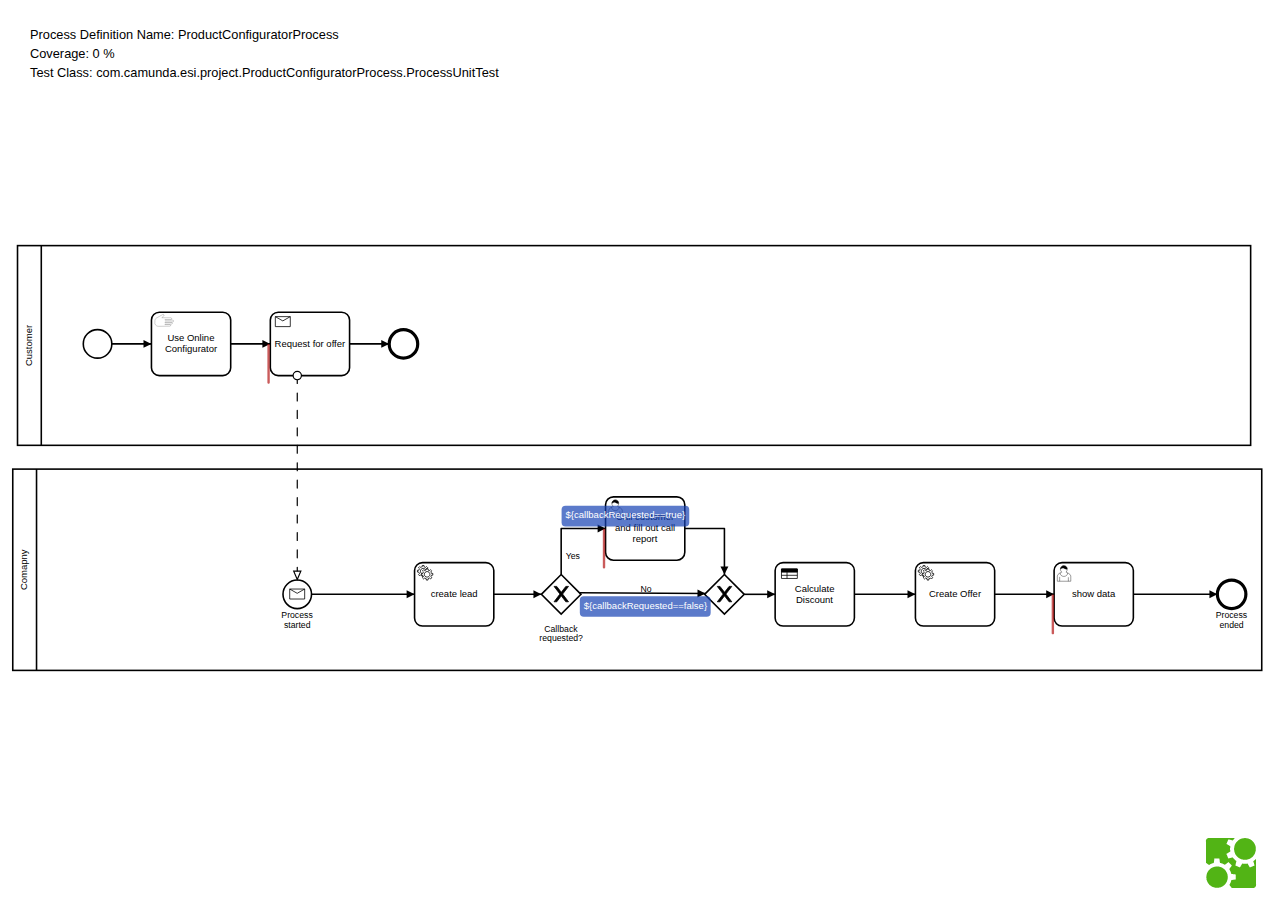
<file: ProductConfiguratorProcess/target/process-test-coverage/com.camunda.esi.project.ProductConfiguratorProcess.ProcessUnitTest/ProductConfiguratorProcess.html>
<!doctype html>
<html lang="en">
<head>
  <meta charset="utf-8">
  <meta http-equiv="content-type" content="text/html; charset=utf-8">
  <meta http-equiv="X-UA-Compatible" content="IE=edge,chrome=1">

  <meta http-equiv="cache-control" content="max-age=0" />
  <meta http-equiv="cache-control" content="no-cache" />
  <meta http-equiv="expires" content="0" />
  <meta http-equiv="pragma" content="no-cache" />

  <style type="text/css">
    html, body, #canvas {
      height: 100%;
      padding: 0;
    }
    
    .transaction-boundary {
      background-color: rgba(180, 21, 21, 0.7);
      border-radius: 1px;
      min-height: 50px;
      width: 3px;
    }

    .execution-listener {
      background-color: rgba(21, 66, 180, 0.7);
      color: White;
      border-radius: 5px;
      font-family: Arial;
      font-size: 12px;
      padding: 5px;
      min-height: 16px;
      min-width: 16px;
      text-align: center;
      white-space: nowrap;
    }

    .highlight:not(.djs-connection) .djs-visual > :nth-child(1) {
      fill: rgba(66, 180, 21, 0.7) !important; /* color elements as green */
    }
    
    .highlight-running .djs-visual > :nth-child(1) {
    	fill: rgba(0, 198, 218, 0.7) !important; /* color still running flow nodes as blue */
    }
    
    #info-box {
   	  margin-left: 20px;
      margin-top: 15px;
      padding: 10px;
      table-layout: fixed;
      border-collapse: collapse;
      position: absolute;
      top: 0px;
      left: 0px;
      font-family: sans-serif;
      line-height: 150%;
      font-size: 80%;
      z-index: 1000;
      background-color: rgba(255,255,255,0.90);
      border-radius: 10px;
    }
  </style>

  <title>Process Test Coverage Report</title>
</head>
<body>

  <div id="info-box">
	<div>Process Definition Name: ProductConfiguratorProcess</div>
	<div>Coverage: 0 %</div>
	<div>Test Class: com.camunda.esi.project.ProductConfiguratorProcess.ProcessUnitTest</div>
	
  </div>
  
  <!-- element to draw bpmn diagram in -->
  <div id="canvas"></div>

  <!-- scripts -->

  <!-- seed dependencies (required for demo only) -->
  <script src="../bower_components/jquery/dist/jquery.js"></script>

  <!-- bpmn-js viewer -->
  <script src="../bower_components/bpmn-js/dist/bpmn-navigated-viewer.js"></script>

  <!-- application -->
  <script>
    (function(NavigatedViewer, $) {

      // create viewer
      var bpmnViewer = new NavigatedViewer({
        container: '#canvas'
      });


      // import function
      function importXML(xml) {

        // import diagram
        bpmnViewer.importXML(xml, function(err) {

          if (err) {
            return console.error('could not import BPMN 2.0 diagram', err);
          }

          var canvas = bpmnViewer.get('canvas'),
              overlays = bpmnViewer.get('overlays');


          // zoom to fit full viewport
          canvas.zoom('fit-viewport', true);

      // visualizations          
      elementRegistry = bpmnViewer.get('elementRegistry');
      var elements = elementRegistry.getAll();
      console.log(elements);
      for (var i = 0; i < elements.length; i++) {
        var element = elements[i];
        if (element.type != 'label') {
          
          // Transaction Boundaries
          if (element.businessObject.$attrs["camunda:asyncBefore"]
                || element.businessObject.$attrs["camunda:async"]
                || element.type == 'bpmn:ReceiveTask'
                || element.type == 'bpmn:UserTask'
                || element.type == 'bpmn:IntermediateCatchEvent'
             ) {
            overlays.add(element.id, 'note', {
              position: {
                bottom: (element.type == 'bpmn:IntermediateCatchEvent' ? 18 : 40),
                left: -4
              },
              html: '<div class="transaction-boundary"></div>'
            });
          }
          if (element.businessObject.$attrs["camunda:asyncAfter"]) {
            overlays.add(element.id, 'note', {
              position: {
                bottom: 19,
                right: -1
              },
              html: '<div class="transaction-boundary"></div>'
            });
          }
          
          if (element.businessObject.extensionElements) {
            var extensionElements = element.businessObject.extensionElements.values;
            for (var j = 0; j < extensionElements.length; j++) {
              console.log(extensionElements[j]);
              if (extensionElements[j].$type == 'camunda:executionListener') {
                if (extensionElements[j].event == 'end') {
                  overlays.add(element.id, 'note', {
                    position: {
                      bottom: 0,
                      right: 0
                    },
                    html: '<div class="execution-listener">' + extensionElements[j].expression + '</div>'
                  });
                }
                if (extensionElements[j].event == 'start') {
                  overlays.add(element.id, 'note', {
                    position: {
                      bottom: 0,
                      left: 0
                    },
                    html: '<div class="execution-listener">' + extensionElements[j].expression + '</div>'
                  });
                }
              }
            }
          }
 
 		  if (element.type == 'bpmn:SequenceFlow' && element.businessObject.conditionExpression) {
 		      var position = {
                      left: 0
                    }
              if (element.waypoints[0].y > element.waypoints[element.waypoints.length - 1].y) {
              	position.top = -29;
              } else {
                position.bottom = -3;
              }    
          	  overlays.add(element.id, 'note', {
                    position: position,
                    html: '<div class="execution-listener">' + element.businessObject.conditionExpression.body + '</div>'
                  }); 
		  }
          
          if (element.businessObject.$attrs["camunda:delegateExpression"]) {
            overlays.add(element.id, 'note', {
              position: {
                bottom: -3,
                left: 0
              },
              html: '<div class="execution-listener">' + element.businessObject.$attrs["camunda:delegateExpression"] + '</div>'
            });
          }
          
        }
      }          
          //YOUR ANNOTATIONS GO HERE

        });
      }


      var diagramXML = '<?xml version=\"1.0\" encoding=\"UTF-8\"?>\n<bpmn:definitions xmlns:bpmn=\"http:\/\/www.omg.org\/spec\/BPMN\/20100524\/MODEL\" xmlns:bpmndi=\"http:\/\/www.omg.org\/spec\/BPMN\/20100524\/DI\" xmlns:di=\"http:\/\/www.omg.org\/spec\/DD\/20100524\/DI\" xmlns:dc=\"http:\/\/www.omg.org\/spec\/DD\/20100524\/DC\" xmlns:xsi=\"http:\/\/www.w3.org\/2001\/XMLSchema-instance\" xmlns:camunda=\"http:\/\/camunda.org\/schema\/1.0\/bpmn\" id=\"Definitions_1\" targetNamespace=\"http:\/\/bpmn.io\/schema\/bpmn\" exporter=\"Camunda Modeler\" exporterVersion=\"3.0.0-beta.2\">\n  <bpmn:message id=\"Message_0jqnugo\" name=\"info_req\" \/>\n  <bpmn:collaboration id=\"Collaboration_11s3br8\">\n    <bpmn:participant id=\"Participant_1ymuoco\" name=\"Comapny\" processRef=\"ProductConfiguratorProcess\" \/>\n    <bpmn:participant id=\"Participant_13yhzr1\" name=\"Customer\" processRef=\"Process_1qf5evy\" \/>\n    <bpmn:messageFlow id=\"MessageFlow_0i9r4of\" sourceRef=\"Task_0cdypcz\" targetRef=\"StartEventProcessStarted\" \/>\n  <\/bpmn:collaboration>\n  <bpmn:process id=\"ProductConfiguratorProcess\" name=\"ProductConfiguratorProcess\" isExecutable=\"true\">\n    <bpmn:endEvent id=\"EndEventProcessEnded\" name=\"Process&#10;ended\">\n      <bpmn:incoming>SequenceFlow_0qlf72j<\/bpmn:incoming>\n    <\/bpmn:endEvent>\n    <bpmn:serviceTask id=\"Task_034d6qb\" name=\"create lead\" camunda:class=\"com.camunda.esi.project.ProductConfiguratorProcess.CreateLeadDelegate\">\n      <bpmn:incoming>SequenceFlow1<\/bpmn:incoming>\n      <bpmn:outgoing>SequenceFlow_1khiufz<\/bpmn:outgoing>\n    <\/bpmn:serviceTask>\n    <bpmn:exclusiveGateway id=\"ExclusiveGateway_0moy0ov\" name=\"Callback requested?\">\n      <bpmn:incoming>SequenceFlow_1khiufz<\/bpmn:incoming>\n      <bpmn:outgoing>SequenceFlow_04uy4j3<\/bpmn:outgoing>\n      <bpmn:outgoing>SequenceFlow_0j1b8cx<\/bpmn:outgoing>\n    <\/bpmn:exclusiveGateway>\n    <bpmn:exclusiveGateway id=\"ExclusiveGateway_1o4pn34\">\n      <bpmn:incoming>SequenceFlow_0j1b8cx<\/bpmn:incoming>\n      <bpmn:incoming>SequenceFlow_0jb2ghv<\/bpmn:incoming>\n      <bpmn:outgoing>SequenceFlow_01smyyn<\/bpmn:outgoing>\n    <\/bpmn:exclusiveGateway>\n    <bpmn:userTask id=\"UserTask_1en8yn8\" name=\"Call customer and fill out call report\">\n      <bpmn:extensionElements>\n        <camunda:formData>\n          <camunda:formField id=\"customerName\" label=\"Name\" type=\"string\" \/>\n          <camunda:formField id=\"customerEmail\" label=\"Email\" type=\"string\" \/>\n          <camunda:formField id=\"customerType\" label=\"Customer Type\" type=\"string\" \/>\n          <camunda:formField id=\"specialDiscount\" label=\"Special Discount\" type=\"boolean\" \/>\n          <camunda:formField id=\"numberOfItems\" label=\"Number of Items\" type=\"long\" \/>\n          <camunda:formField id=\"salesmanNotes\" label=\"Notes\" type=\"string\" \/>\n        <\/camunda:formData>\n      <\/bpmn:extensionElements>\n      <bpmn:incoming>SequenceFlow_04uy4j3<\/bpmn:incoming>\n      <bpmn:outgoing>SequenceFlow_0jb2ghv<\/bpmn:outgoing>\n    <\/bpmn:userTask>\n    <bpmn:businessRuleTask id=\"BusinessRuleTask_0kc3598\" name=\"Calculate Discount\" camunda:resultVariable=\"discount\" camunda:decisionRef=\"CalculateDiscount\" camunda:mapDecisionResult=\"singleEntry\">\n      <bpmn:incoming>SequenceFlow_01smyyn<\/bpmn:incoming>\n      <bpmn:outgoing>SequenceFlow_1e85z59<\/bpmn:outgoing>\n    <\/bpmn:businessRuleTask>\n    <bpmn:serviceTask id=\"ServiceTask_1660ilh\" name=\"Create Offer\" camunda:class=\"com.camunda.esi.project.ProductConfiguratorProcess.CreateLeadDelegate\">\n      <bpmn:incoming>SequenceFlow_1e85z59<\/bpmn:incoming>\n      <bpmn:outgoing>SequenceFlow_0sxd5ul<\/bpmn:outgoing>\n    <\/bpmn:serviceTask>\n    <bpmn:userTask id=\"Task_1mb0mot\" name=\"show data\">\n      <bpmn:extensionElements>\n        <camunda:formData>\n          <camunda:formField id=\"customerName\" label=\"Name\" type=\"string\" \/>\n          <camunda:formField id=\"customerEmail\" label=\"Email\" type=\"string\" \/>\n        <\/camunda:formData>\n      <\/bpmn:extensionElements>\n      <bpmn:incoming>SequenceFlow_0sxd5ul<\/bpmn:incoming>\n      <bpmn:outgoing>SequenceFlow_0qlf72j<\/bpmn:outgoing>\n    <\/bpmn:userTask>\n    <bpmn:startEvent id=\"StartEventProcessStarted\" name=\"Process&#10;started\">\n      <bpmn:outgoing>SequenceFlow1<\/bpmn:outgoing>\n      <bpmn:messageEventDefinition messageRef=\"Message_1wodmmt\" \/>\n    <\/bpmn:startEvent>\n    <bpmn:sequenceFlow id=\"SequenceFlow_0sxd5ul\" sourceRef=\"ServiceTask_1660ilh\" targetRef=\"Task_1mb0mot\" \/>\n    <bpmn:sequenceFlow id=\"SequenceFlow_0qlf72j\" sourceRef=\"Task_1mb0mot\" targetRef=\"EndEventProcessEnded\" \/>\n    <bpmn:sequenceFlow id=\"SequenceFlow_1khiufz\" sourceRef=\"Task_034d6qb\" targetRef=\"ExclusiveGateway_0moy0ov\" \/>\n    <bpmn:sequenceFlow id=\"SequenceFlow_1e85z59\" sourceRef=\"BusinessRuleTask_0kc3598\" targetRef=\"ServiceTask_1660ilh\" \/>\n    <bpmn:sequenceFlow id=\"SequenceFlow_01smyyn\" sourceRef=\"ExclusiveGateway_1o4pn34\" targetRef=\"BusinessRuleTask_0kc3598\" \/>\n    <bpmn:sequenceFlow id=\"SequenceFlow_0jb2ghv\" sourceRef=\"UserTask_1en8yn8\" targetRef=\"ExclusiveGateway_1o4pn34\" \/>\n    <bpmn:sequenceFlow id=\"SequenceFlow_0j1b8cx\" name=\"No\" sourceRef=\"ExclusiveGateway_0moy0ov\" targetRef=\"ExclusiveGateway_1o4pn34\">\n      <bpmn:conditionExpression xsi:type=\"bpmn:tFormalExpression\">${callbackRequested==false}<\/bpmn:conditionExpression>\n    <\/bpmn:sequenceFlow>\n    <bpmn:sequenceFlow id=\"SequenceFlow_04uy4j3\" name=\"Yes\" sourceRef=\"ExclusiveGateway_0moy0ov\" targetRef=\"UserTask_1en8yn8\">\n      <bpmn:conditionExpression xsi:type=\"bpmn:tFormalExpression\">${callbackRequested==true}<\/bpmn:conditionExpression>\n    <\/bpmn:sequenceFlow>\n    <bpmn:sequenceFlow id=\"SequenceFlow1\" sourceRef=\"StartEventProcessStarted\" targetRef=\"Task_034d6qb\" \/>\n  <\/bpmn:process>\n  <bpmn:process id=\"Process_1qf5evy\" isExecutable=\"false\">\n    <bpmn:startEvent id=\"StartEvent_1fyuk21\">\n      <bpmn:outgoing>SequenceFlow_0ob70af<\/bpmn:outgoing>\n    <\/bpmn:startEvent>\n    <bpmn:manualTask id=\"Task_1mql2u8\" name=\"Use Online Configurator\">\n      <bpmn:incoming>SequenceFlow_0ob70af<\/bpmn:incoming>\n      <bpmn:outgoing>SequenceFlow_1g0y5in<\/bpmn:outgoing>\n    <\/bpmn:manualTask>\n    <bpmn:receiveTask id=\"Task_0cdypcz\" name=\"Request for offer\" messageRef=\"Message_1wet06e\">\n      <bpmn:incoming>SequenceFlow_1g0y5in<\/bpmn:incoming>\n      <bpmn:outgoing>SequenceFlow_0g88a34<\/bpmn:outgoing>\n    <\/bpmn:receiveTask>\n    <bpmn:endEvent id=\"EndEvent_0u25kdt\">\n      <bpmn:incoming>SequenceFlow_0g88a34<\/bpmn:incoming>\n    <\/bpmn:endEvent>\n    <bpmn:sequenceFlow id=\"SequenceFlow_0ob70af\" sourceRef=\"StartEvent_1fyuk21\" targetRef=\"Task_1mql2u8\" \/>\n    <bpmn:sequenceFlow id=\"SequenceFlow_1g0y5in\" sourceRef=\"Task_1mql2u8\" targetRef=\"Task_0cdypcz\" \/>\n    <bpmn:sequenceFlow id=\"SequenceFlow_0g88a34\" sourceRef=\"Task_0cdypcz\" targetRef=\"EndEvent_0u25kdt\" \/>\n  <\/bpmn:process>\n  <bpmn:message id=\"Message_1wodmmt\" name=\"info_req\" \/>\n  <bpmn:message id=\"Message_1wet06e\" name=\"info_req\" \/>\n  <bpmndi:BPMNDiagram id=\"BPMNDiagram_1\">\n    <bpmndi:BPMNPlane id=\"BPMNPlane_1\" bpmnElement=\"Collaboration_11s3br8\">\n      <bpmndi:BPMNShape id=\"Participant_1ymuoco_di\" bpmnElement=\"Participant_1ymuoco\" isHorizontal=\"true\">\n        <dc:Bounds x=\"156\" y=\"363\" width=\"1576\" height=\"254\" \/>\n      <\/bpmndi:BPMNShape>\n      <bpmndi:BPMNShape id=\"EndEvent_0fkea3f_di\" bpmnElement=\"EndEventProcessEnded\">\n        <dc:Bounds x=\"1676\" y=\"503\" width=\"36\" height=\"36\" \/>\n        <bpmndi:BPMNLabel>\n          <dc:Bounds x=\"1674\" y=\"539\" width=\"40\" height=\"27\" \/>\n        <\/bpmndi:BPMNLabel>\n      <\/bpmndi:BPMNShape>\n      <bpmndi:BPMNShape id=\"ServiceTask_0jot0bu_di\" bpmnElement=\"Task_034d6qb\">\n        <dc:Bounds x=\"663\" y=\"481\" width=\"100\" height=\"80\" \/>\n      <\/bpmndi:BPMNShape>\n      <bpmndi:BPMNShape id=\"ExclusiveGateway_0moy0ov_di\" bpmnElement=\"ExclusiveGateway_0moy0ov\" isMarkerVisible=\"true\">\n        <dc:Bounds x=\"823\" y=\"496\" width=\"50\" height=\"50\" \/>\n        <bpmndi:BPMNLabel>\n          <dc:Bounds x=\"820\" y=\"556\" width=\"56\" height=\"27\" \/>\n        <\/bpmndi:BPMNLabel>\n      <\/bpmndi:BPMNShape>\n      <bpmndi:BPMNShape id=\"ExclusiveGateway_1o4pn34_di\" bpmnElement=\"ExclusiveGateway_1o4pn34\" isMarkerVisible=\"true\">\n        <dc:Bounds x=\"1029\" y=\"496\" width=\"50\" height=\"50\" \/>\n      <\/bpmndi:BPMNShape>\n      <bpmndi:BPMNShape id=\"UserTask_1en8yn8_di\" bpmnElement=\"UserTask_1en8yn8\">\n        <dc:Bounds x=\"904\" y=\"398\" width=\"100\" height=\"80\" \/>\n      <\/bpmndi:BPMNShape>\n      <bpmndi:BPMNShape id=\"BusinessRuleTask_0kc3598_di\" bpmnElement=\"BusinessRuleTask_0kc3598\">\n        <dc:Bounds x=\"1118\" y=\"481\" width=\"100\" height=\"80\" \/>\n      <\/bpmndi:BPMNShape>\n      <bpmndi:BPMNShape id=\"ServiceTask_1660ilh_di\" bpmnElement=\"ServiceTask_1660ilh\">\n        <dc:Bounds x=\"1295\" y=\"481\" width=\"100\" height=\"80\" \/>\n      <\/bpmndi:BPMNShape>\n      <bpmndi:BPMNShape id=\"UserTask_0t26l3p_di\" bpmnElement=\"Task_1mb0mot\">\n        <dc:Bounds x=\"1470\" y=\"481\" width=\"100\" height=\"80\" \/>\n      <\/bpmndi:BPMNShape>\n      <bpmndi:BPMNEdge id=\"SequenceFlow_0sxd5ul_di\" bpmnElement=\"SequenceFlow_0sxd5ul\">\n        <di:waypoint x=\"1395\" y=\"521\" \/>\n        <di:waypoint x=\"1470\" y=\"521\" \/>\n      <\/bpmndi:BPMNEdge>\n      <bpmndi:BPMNEdge id=\"SequenceFlow_0qlf72j_di\" bpmnElement=\"SequenceFlow_0qlf72j\">\n        <di:waypoint x=\"1570\" y=\"521\" \/>\n        <di:waypoint x=\"1676\" y=\"521\" \/>\n      <\/bpmndi:BPMNEdge>\n      <bpmndi:BPMNEdge id=\"SequenceFlow_1khiufz_di\" bpmnElement=\"SequenceFlow_1khiufz\">\n        <di:waypoint x=\"763\" y=\"521\" \/>\n        <di:waypoint x=\"823\" y=\"521\" \/>\n      <\/bpmndi:BPMNEdge>\n      <bpmndi:BPMNEdge id=\"SequenceFlow_1e85z59_di\" bpmnElement=\"SequenceFlow_1e85z59\">\n        <di:waypoint x=\"1218\" y=\"521\" \/>\n        <di:waypoint x=\"1295\" y=\"521\" \/>\n      <\/bpmndi:BPMNEdge>\n      <bpmndi:BPMNEdge id=\"SequenceFlow_01smyyn_di\" bpmnElement=\"SequenceFlow_01smyyn\">\n        <di:waypoint x=\"1079\" y=\"521\" \/>\n        <di:waypoint x=\"1118\" y=\"521\" \/>\n      <\/bpmndi:BPMNEdge>\n      <bpmndi:BPMNEdge id=\"SequenceFlow_0jb2ghv_di\" bpmnElement=\"SequenceFlow_0jb2ghv\">\n        <di:waypoint x=\"1004\" y=\"438\" \/>\n        <di:waypoint x=\"1054\" y=\"438\" \/>\n        <di:waypoint x=\"1054\" y=\"496\" \/>\n      <\/bpmndi:BPMNEdge>\n      <bpmndi:BPMNEdge id=\"SequenceFlow_0j1b8cx_di\" bpmnElement=\"SequenceFlow_0j1b8cx\">\n        <di:waypoint x=\"871\" y=\"519\" \/>\n        <di:waypoint x=\"1030\" y=\"520\" \/>\n        <bpmndi:BPMNLabel>\n          <dc:Bounds x=\"947\" y=\"506\" width=\"15\" height=\"14\" \/>\n        <\/bpmndi:BPMNLabel>\n      <\/bpmndi:BPMNEdge>\n      <bpmndi:BPMNEdge id=\"SequenceFlow_04uy4j3_di\" bpmnElement=\"SequenceFlow_04uy4j3\">\n        <di:waypoint x=\"848\" y=\"496\" \/>\n        <di:waypoint x=\"848\" y=\"438\" \/>\n        <di:waypoint x=\"904\" y=\"438\" \/>\n        <bpmndi:BPMNLabel>\n          <dc:Bounds x=\"854\" y=\"464\" width=\"18\" height=\"14\" \/>\n        <\/bpmndi:BPMNLabel>\n      <\/bpmndi:BPMNEdge>\n      <bpmndi:BPMNEdge id=\"SequenceFlow_08va5r8_di\" bpmnElement=\"SequenceFlow1\">\n        <di:waypoint x=\"533\" y=\"521\" \/>\n        <di:waypoint x=\"663\" y=\"521\" \/>\n        <bpmndi:BPMNLabel>\n          <dc:Bounds x=\"337.5\" y=\"110\" width=\"90\" height=\"20\" \/>\n        <\/bpmndi:BPMNLabel>\n      <\/bpmndi:BPMNEdge>\n      <bpmndi:BPMNShape id=\"Participant_13yhzr1_di\" bpmnElement=\"Participant_13yhzr1\" isHorizontal=\"true\">\n        <dc:Bounds x=\"162\" y=\"81\" width=\"1556\" height=\"252\" \/>\n      <\/bpmndi:BPMNShape>\n      <bpmndi:BPMNShape id=\"StartEvent_1fyuk21_di\" bpmnElement=\"StartEvent_1fyuk21\">\n        <dc:Bounds x=\"245\" y=\"187\" width=\"36\" height=\"36\" \/>\n      <\/bpmndi:BPMNShape>\n      <bpmndi:BPMNEdge id=\"SequenceFlow_0ob70af_di\" bpmnElement=\"SequenceFlow_0ob70af\">\n        <di:waypoint x=\"281\" y=\"205\" \/>\n        <di:waypoint x=\"331\" y=\"205\" \/>\n      <\/bpmndi:BPMNEdge>\n      <bpmndi:BPMNShape id=\"ManualTask_1slwidb_di\" bpmnElement=\"Task_1mql2u8\">\n        <dc:Bounds x=\"331\" y=\"165\" width=\"100\" height=\"80\" \/>\n      <\/bpmndi:BPMNShape>\n      <bpmndi:BPMNEdge id=\"SequenceFlow_1g0y5in_di\" bpmnElement=\"SequenceFlow_1g0y5in\">\n        <di:waypoint x=\"431\" y=\"205\" \/>\n        <di:waypoint x=\"481\" y=\"205\" \/>\n      <\/bpmndi:BPMNEdge>\n      <bpmndi:BPMNShape id=\"ReceiveTask_1nlgnoa_di\" bpmnElement=\"Task_0cdypcz\">\n        <dc:Bounds x=\"481\" y=\"165\" width=\"100\" height=\"80\" \/>\n      <\/bpmndi:BPMNShape>\n      <bpmndi:BPMNShape id=\"EndEvent_0u25kdt_di\" bpmnElement=\"EndEvent_0u25kdt\">\n        <dc:Bounds x=\"631\" y=\"187\" width=\"36\" height=\"36\" \/>\n      <\/bpmndi:BPMNShape>\n      <bpmndi:BPMNEdge id=\"SequenceFlow_0g88a34_di\" bpmnElement=\"SequenceFlow_0g88a34\">\n        <di:waypoint x=\"581\" y=\"205\" \/>\n        <di:waypoint x=\"631\" y=\"205\" \/>\n      <\/bpmndi:BPMNEdge>\n      <bpmndi:BPMNEdge id=\"MessageFlow_0i9r4of_di\" bpmnElement=\"MessageFlow_0i9r4of\">\n        <di:waypoint x=\"515\" y=\"245\" \/>\n        <di:waypoint x=\"515\" y=\"503\" \/>\n      <\/bpmndi:BPMNEdge>\n      <bpmndi:BPMNShape id=\"StartEvent_1tebuvy_di\" bpmnElement=\"StartEventProcessStarted\">\n        <dc:Bounds x=\"497\" y=\"503\" width=\"36\" height=\"36\" \/>\n        <bpmndi:BPMNLabel>\n          <dc:Bounds x=\"495\" y=\"539\" width=\"40\" height=\"27\" \/>\n        <\/bpmndi:BPMNLabel>\n      <\/bpmndi:BPMNShape>\n    <\/bpmndi:BPMNPlane>\n  <\/bpmndi:BPMNDiagram>\n<\/bpmn:definitions>\n';
      importXML(diagramXML);

    })(window.BpmnJS, window.jQuery);
  </script>
</body>
</html>
</file>
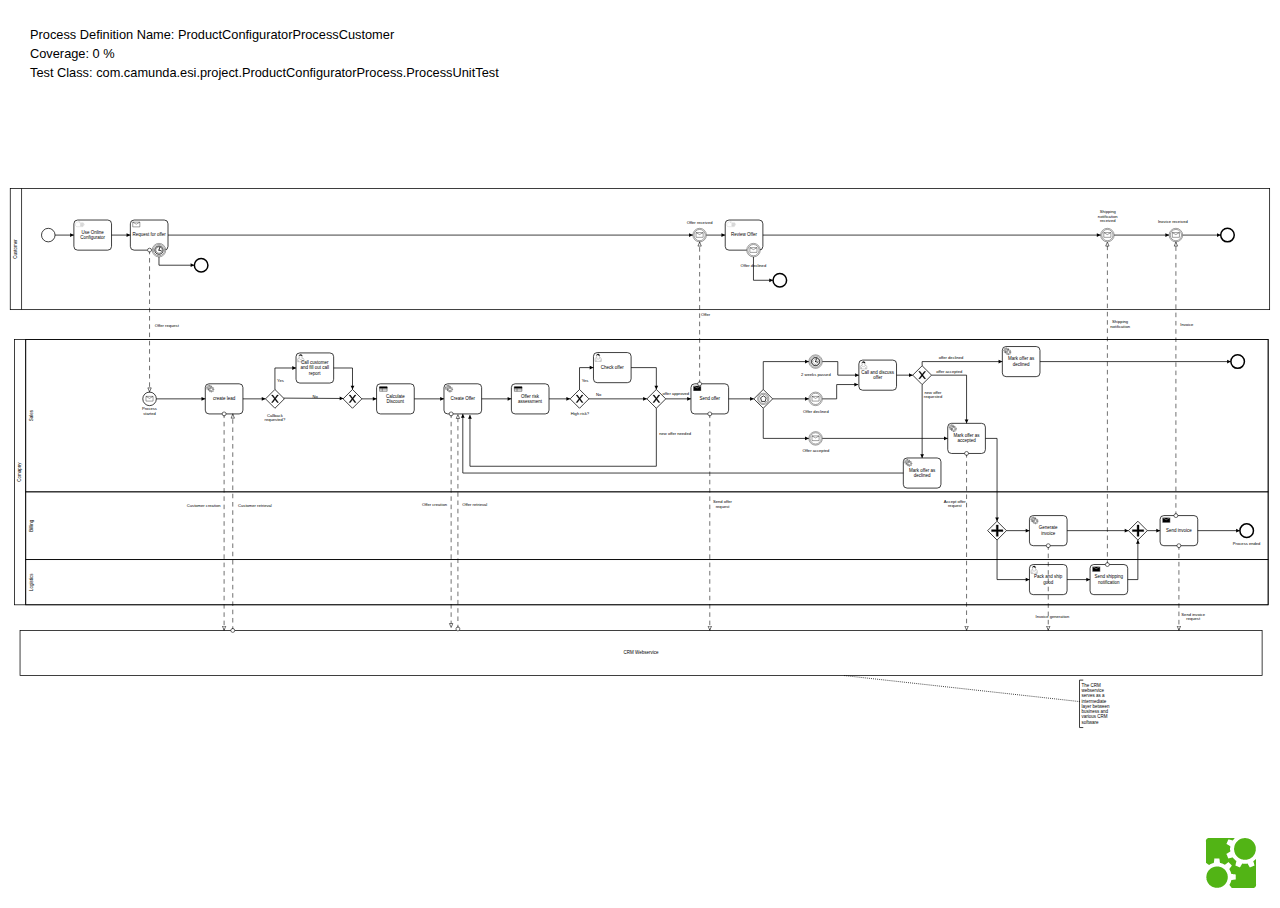
<file: ProductConfiguratorProcess/target/process-test-coverage/com.camunda.esi.project.ProductConfiguratorProcess.ProcessUnitTest/ProductConfiguratorProcessCustomer.html>
<!doctype html>
<html lang="en">
<head>
  <meta charset="utf-8">
  <meta http-equiv="content-type" content="text/html; charset=utf-8">
  <meta http-equiv="X-UA-Compatible" content="IE=edge,chrome=1">

  <meta http-equiv="cache-control" content="max-age=0" />
  <meta http-equiv="cache-control" content="no-cache" />
  <meta http-equiv="expires" content="0" />
  <meta http-equiv="pragma" content="no-cache" />

  <style type="text/css">
    html, body, #canvas {
      height: 100%;
      padding: 0;
    }
    
    .transaction-boundary {
      background-color: rgba(180, 21, 21, 0.7);
      border-radius: 1px;
      min-height: 50px;
      width: 3px;
    }

    .execution-listener {
      background-color: rgba(21, 66, 180, 0.7);
      color: White;
      border-radius: 5px;
      font-family: Arial;
      font-size: 12px;
      padding: 5px;
      min-height: 16px;
      min-width: 16px;
      text-align: center;
      white-space: nowrap;
    }

    .highlight:not(.djs-connection) .djs-visual > :nth-child(1) {
      fill: rgba(66, 180, 21, 0.7) !important; /* color elements as green */
    }
    
    .highlight-running .djs-visual > :nth-child(1) {
    	fill: rgba(0, 198, 218, 0.7) !important; /* color still running flow nodes as blue */
    }
    
    #info-box {
   	  margin-left: 20px;
      margin-top: 15px;
      padding: 10px;
      table-layout: fixed;
      border-collapse: collapse;
      position: absolute;
      top: 0px;
      left: 0px;
      font-family: sans-serif;
      line-height: 150%;
      font-size: 80%;
      z-index: 1000;
      background-color: rgba(255,255,255,0.90);
      border-radius: 10px;
    }
  </style>

  <title>Process Test Coverage Report</title>
</head>
<body>

  <div id="info-box">
	<div>Process Definition Name: ProductConfiguratorProcessCustomer</div>
	<div>Coverage: 0 %</div>
	<div>Test Class: com.camunda.esi.project.ProductConfiguratorProcess.ProcessUnitTest</div>
	
  </div>
  
  <!-- element to draw bpmn diagram in -->
  <div id="canvas"></div>

  <!-- scripts -->

  <!-- seed dependencies (required for demo only) -->
  <script src="../bower_components/jquery/dist/jquery.js"></script>

  <!-- bpmn-js viewer -->
  <script src="../bower_components/bpmn-js/dist/bpmn-navigated-viewer.js"></script>

  <!-- application -->
  <script>
    (function(NavigatedViewer, $) {

      // create viewer
      var bpmnViewer = new NavigatedViewer({
        container: '#canvas'
      });


      // import function
      function importXML(xml) {

        // import diagram
        bpmnViewer.importXML(xml, function(err) {

          if (err) {
            return console.error('could not import BPMN 2.0 diagram', err);
          }

          var canvas = bpmnViewer.get('canvas'),
              overlays = bpmnViewer.get('overlays');


          // zoom to fit full viewport
          canvas.zoom('fit-viewport', true);

      // visualizations          
      elementRegistry = bpmnViewer.get('elementRegistry');
      var elements = elementRegistry.getAll();
      console.log(elements);
      for (var i = 0; i < elements.length; i++) {
        var element = elements[i];
        if (element.type != 'label') {
          
          // Transaction Boundaries
          if (element.businessObject.$attrs["camunda:asyncBefore"]
                || element.businessObject.$attrs["camunda:async"]
                || element.type == 'bpmn:ReceiveTask'
                || element.type == 'bpmn:UserTask'
                || element.type == 'bpmn:IntermediateCatchEvent'
             ) {
            overlays.add(element.id, 'note', {
              position: {
                bottom: (element.type == 'bpmn:IntermediateCatchEvent' ? 18 : 40),
                left: -4
              },
              html: '<div class="transaction-boundary"></div>'
            });
          }
          if (element.businessObject.$attrs["camunda:asyncAfter"]) {
            overlays.add(element.id, 'note', {
              position: {
                bottom: 19,
                right: -1
              },
              html: '<div class="transaction-boundary"></div>'
            });
          }
          
          if (element.businessObject.extensionElements) {
            var extensionElements = element.businessObject.extensionElements.values;
            for (var j = 0; j < extensionElements.length; j++) {
              console.log(extensionElements[j]);
              if (extensionElements[j].$type == 'camunda:executionListener') {
                if (extensionElements[j].event == 'end') {
                  overlays.add(element.id, 'note', {
                    position: {
                      bottom: 0,
                      right: 0
                    },
                    html: '<div class="execution-listener">' + extensionElements[j].expression + '</div>'
                  });
                }
                if (extensionElements[j].event == 'start') {
                  overlays.add(element.id, 'note', {
                    position: {
                      bottom: 0,
                      left: 0
                    },
                    html: '<div class="execution-listener">' + extensionElements[j].expression + '</div>'
                  });
                }
              }
            }
          }
 
 		  if (element.type == 'bpmn:SequenceFlow' && element.businessObject.conditionExpression) {
 		      var position = {
                      left: 0
                    }
              if (element.waypoints[0].y > element.waypoints[element.waypoints.length - 1].y) {
              	position.top = -29;
              } else {
                position.bottom = -3;
              }    
          	  overlays.add(element.id, 'note', {
                    position: position,
                    html: '<div class="execution-listener">' + element.businessObject.conditionExpression.body + '</div>'
                  }); 
		  }
          
          if (element.businessObject.$attrs["camunda:delegateExpression"]) {
            overlays.add(element.id, 'note', {
              position: {
                bottom: -3,
                left: 0
              },
              html: '<div class="execution-listener">' + element.businessObject.$attrs["camunda:delegateExpression"] + '</div>'
            });
          }
          
        }
      }          
          //YOUR ANNOTATIONS GO HERE

        });
      }


      var diagramXML = '<?xml version=\"1.0\" encoding=\"UTF-8\"?>\n<bpmn:definitions xmlns:bpmn=\"http:\/\/www.omg.org\/spec\/BPMN\/20100524\/MODEL\" xmlns:bpmndi=\"http:\/\/www.omg.org\/spec\/BPMN\/20100524\/DI\" xmlns:di=\"http:\/\/www.omg.org\/spec\/DD\/20100524\/DI\" xmlns:dc=\"http:\/\/www.omg.org\/spec\/DD\/20100524\/DC\" xmlns:xsi=\"http:\/\/www.w3.org\/2001\/XMLSchema-instance\" xmlns:camunda=\"http:\/\/camunda.org\/schema\/1.0\/bpmn\" id=\"Definitions_1\" targetNamespace=\"http:\/\/bpmn.io\/schema\/bpmn\" exporter=\"Camunda Modeler\" exporterVersion=\"3.0.0-beta.2\">\n  <bpmn:message id=\"Message_0jqnugo\" name=\"info_req\" \/>\n  <bpmn:collaboration id=\"Collaboration_11s3br8\">\n    <bpmn:participant id=\"Participant_1ymuoco\" name=\"Comapny\" processRef=\"ProductConfiguratorProcess\" \/>\n    <bpmn:participant id=\"Participant_13yhzr1\" name=\"Customer\" processRef=\"ProductConfiguratorProcessCustomer\" \/>\n    <bpmn:participant id=\"Participant_0pmthxr\" name=\"CRM Webservice\" \/>\n    <bpmn:messageFlow id=\"MessageFlow_0i9r4of\" name=\"Offer request\" sourceRef=\"Task_0cdypcz\" targetRef=\"StartEventProcessStarted\" \/>\n    <bpmn:messageFlow id=\"MessageFlow_1hco4rj\" name=\"Offer\" sourceRef=\"Task_0np7v3k\" targetRef=\"IntermediateThrowEvent_041x1vh\" \/>\n    <bpmn:messageFlow id=\"MessageFlow_1degqo6\" name=\"Customer creation\" sourceRef=\"Task_034d6qb\" targetRef=\"Participant_0pmthxr\" \/>\n    <bpmn:messageFlow id=\"MessageFlow_1nrupqb\" name=\"Offer creation\" sourceRef=\"ServiceTask_1660ilh\" targetRef=\"Participant_0pmthxr\" \/>\n    <bpmn:messageFlow id=\"MessageFlow_0pzh9u4\" name=\"Send offer request\" sourceRef=\"Task_0np7v3k\" targetRef=\"Participant_0pmthxr\" \/>\n    <bpmn:messageFlow id=\"MessageFlow_0720kt9\" name=\"Accept offer request\" sourceRef=\"Task_128awu4\" targetRef=\"Participant_0pmthxr\" \/>\n    <bpmn:messageFlow id=\"MessageFlow_1cqzn05\" name=\"Invoice generation\" sourceRef=\"Task_1jfmv7z\" targetRef=\"Participant_0pmthxr\" \/>\n    <bpmn:messageFlow id=\"MessageFlow_05i2610\" name=\"Send invoice request\" sourceRef=\"Task_01fxp1p\" targetRef=\"Participant_0pmthxr\" \/>\n    <bpmn:messageFlow id=\"MessageFlow_1w4aceq\" name=\"Offer retrieval\" sourceRef=\"Participant_0pmthxr\" targetRef=\"ServiceTask_1660ilh\" \/>\n    <bpmn:messageFlow id=\"MessageFlow_0f5jwwg\" name=\"Customer retrieval\" sourceRef=\"Participant_0pmthxr\" targetRef=\"Task_034d6qb\" \/>\n    <bpmn:messageFlow id=\"MessageFlow_0399en0\" name=\"Shipping notification\" sourceRef=\"Task_1y8v2hs\" targetRef=\"IntermediateThrowEvent_08dp4za\" \/>\n    <bpmn:messageFlow id=\"MessageFlow_1glggfu\" name=\"Invoice\" sourceRef=\"Task_01fxp1p\" targetRef=\"IntermediateThrowEvent_0gzvb4v\" \/>\n    <bpmn:textAnnotation id=\"TextAnnotation_15105s6\">\n      <bpmn:text>The CRM webservice serves as a intermediate layer between business and various CRM software<\/bpmn:text>\n    <\/bpmn:textAnnotation>\n    <bpmn:association id=\"Association_0dhhxnh\" sourceRef=\"Participant_0pmthxr\" targetRef=\"TextAnnotation_15105s6\" \/>\n  <\/bpmn:collaboration>\n  <bpmn:process id=\"ProductConfiguratorProcess\" name=\"ProductConfiguratorProcess\" isExecutable=\"true\">\n    <bpmn:laneSet id=\"LaneSet_0jytc6a\">\n      <bpmn:lane id=\"Lane_11a5hxy\" name=\"Sales\">\n        <bpmn:flowNodeRef>Task_034d6qb<\/bpmn:flowNodeRef>\n        <bpmn:flowNodeRef>ExclusiveGateway_0moy0ov<\/bpmn:flowNodeRef>\n        <bpmn:flowNodeRef>ExclusiveGateway_1o4pn34<\/bpmn:flowNodeRef>\n        <bpmn:flowNodeRef>BusinessRuleTask_0kc3598<\/bpmn:flowNodeRef>\n        <bpmn:flowNodeRef>StartEventProcessStarted<\/bpmn:flowNodeRef>\n        <bpmn:flowNodeRef>Task_1vr0arz<\/bpmn:flowNodeRef>\n        <bpmn:flowNodeRef>ExclusiveGateway_1k99yhu<\/bpmn:flowNodeRef>\n        <bpmn:flowNodeRef>ExclusiveGateway_0nz1qpe<\/bpmn:flowNodeRef>\n        <bpmn:flowNodeRef>Task_0np7v3k<\/bpmn:flowNodeRef>\n        <bpmn:flowNodeRef>ExclusiveGateway_1d8e7fc<\/bpmn:flowNodeRef>\n        <bpmn:flowNodeRef>IntermediateCatchEvent_07jd2g7<\/bpmn:flowNodeRef>\n        <bpmn:flowNodeRef>IntermediateCatchEvent_0cb57zr<\/bpmn:flowNodeRef>\n        <bpmn:flowNodeRef>IntermediateCatchEvent_1wl2b0l<\/bpmn:flowNodeRef>\n        <bpmn:flowNodeRef>Task_128awu4<\/bpmn:flowNodeRef>\n        <bpmn:flowNodeRef>Task_1o0bu6n<\/bpmn:flowNodeRef>\n        <bpmn:flowNodeRef>ExclusiveGateway_014flfl<\/bpmn:flowNodeRef>\n        <bpmn:flowNodeRef>UserTask_1en8yn8<\/bpmn:flowNodeRef>\n        <bpmn:flowNodeRef>Task_1slsz47<\/bpmn:flowNodeRef>\n        <bpmn:flowNodeRef>ServiceTask_1660ilh<\/bpmn:flowNodeRef>\n        <bpmn:flowNodeRef>Task_0zp7ss8<\/bpmn:flowNodeRef>\n        <bpmn:flowNodeRef>EndEvent_1khdw9h<\/bpmn:flowNodeRef>\n        <bpmn:flowNodeRef>Task_13trwmp<\/bpmn:flowNodeRef>\n      <\/bpmn:lane>\n      <bpmn:lane id=\"Lane_0jncm39\" name=\"Billing\">\n        <bpmn:flowNodeRef>Task_1jfmv7z<\/bpmn:flowNodeRef>\n        <bpmn:flowNodeRef>ExclusiveGateway_1fc8esi<\/bpmn:flowNodeRef>\n        <bpmn:flowNodeRef>EndEvent_10ll2sd<\/bpmn:flowNodeRef>\n        <bpmn:flowNodeRef>ExclusiveGateway_1d6jgib<\/bpmn:flowNodeRef>\n        <bpmn:flowNodeRef>Task_01fxp1p<\/bpmn:flowNodeRef>\n      <\/bpmn:lane>\n      <bpmn:lane id=\"Lane_1g406ji\" name=\"Logistics\">\n        <bpmn:flowNodeRef>Task_0us3uq0<\/bpmn:flowNodeRef>\n        <bpmn:flowNodeRef>Task_1y8v2hs<\/bpmn:flowNodeRef>\n      <\/bpmn:lane>\n    <\/bpmn:laneSet>\n    <bpmn:serviceTask id=\"Task_034d6qb\" name=\"create lead\" camunda:class=\"com.camunda.esi.project.ProductConfiguratorProcess.CreateLeadDelegate\">\n      <bpmn:incoming>SequenceFlow1<\/bpmn:incoming>\n      <bpmn:outgoing>SequenceFlow_1khiufz<\/bpmn:outgoing>\n    <\/bpmn:serviceTask>\n    <bpmn:exclusiveGateway id=\"ExclusiveGateway_0moy0ov\" name=\"Callback requested?\">\n      <bpmn:incoming>SequenceFlow_1khiufz<\/bpmn:incoming>\n      <bpmn:outgoing>SequenceFlow_04uy4j3<\/bpmn:outgoing>\n      <bpmn:outgoing>SequenceFlow_0j1b8cx<\/bpmn:outgoing>\n    <\/bpmn:exclusiveGateway>\n    <bpmn:exclusiveGateway id=\"ExclusiveGateway_1o4pn34\">\n      <bpmn:incoming>SequenceFlow_0j1b8cx<\/bpmn:incoming>\n      <bpmn:incoming>SequenceFlow_0jb2ghv<\/bpmn:incoming>\n      <bpmn:outgoing>SequenceFlow_01smyyn<\/bpmn:outgoing>\n    <\/bpmn:exclusiveGateway>\n    <bpmn:businessRuleTask id=\"BusinessRuleTask_0kc3598\" name=\"Calculate Discount\" camunda:resultVariable=\"discount\" camunda:decisionRef=\"CalculateDiscountNew\" camunda:mapDecisionResult=\"singleEntry\">\n      <bpmn:incoming>SequenceFlow_01smyyn<\/bpmn:incoming>\n      <bpmn:outgoing>SequenceFlow_03hw7go<\/bpmn:outgoing>\n    <\/bpmn:businessRuleTask>\n    <bpmn:startEvent id=\"StartEventProcessStarted\" name=\"Process&#10;started\">\n      <bpmn:outgoing>SequenceFlow1<\/bpmn:outgoing>\n      <bpmn:messageEventDefinition messageRef=\"Message_1wodmmt\" \/>\n    <\/bpmn:startEvent>\n    <bpmn:sequenceFlow id=\"SequenceFlow1\" sourceRef=\"StartEventProcessStarted\" targetRef=\"Task_034d6qb\" \/>\n    <bpmn:sequenceFlow id=\"SequenceFlow_04uy4j3\" name=\"Yes\" sourceRef=\"ExclusiveGateway_0moy0ov\" targetRef=\"UserTask_1en8yn8\">\n      <bpmn:conditionExpression xsi:type=\"bpmn:tFormalExpression\">${callbackRequested==true}<\/bpmn:conditionExpression>\n    <\/bpmn:sequenceFlow>\n    <bpmn:sequenceFlow id=\"SequenceFlow_0j1b8cx\" name=\"No\" sourceRef=\"ExclusiveGateway_0moy0ov\" targetRef=\"ExclusiveGateway_1o4pn34\">\n      <bpmn:conditionExpression xsi:type=\"bpmn:tFormalExpression\">${callbackRequested==false}<\/bpmn:conditionExpression>\n    <\/bpmn:sequenceFlow>\n    <bpmn:sequenceFlow id=\"SequenceFlow_0jb2ghv\" sourceRef=\"UserTask_1en8yn8\" targetRef=\"ExclusiveGateway_1o4pn34\" \/>\n    <bpmn:sequenceFlow id=\"SequenceFlow_01smyyn\" sourceRef=\"ExclusiveGateway_1o4pn34\" targetRef=\"BusinessRuleTask_0kc3598\" \/>\n    <bpmn:sequenceFlow id=\"SequenceFlow_1khiufz\" sourceRef=\"Task_034d6qb\" targetRef=\"ExclusiveGateway_0moy0ov\" \/>\n    <bpmn:sequenceFlow id=\"SequenceFlow_0sxd5ul\" sourceRef=\"ServiceTask_1660ilh\" targetRef=\"Task_1vr0arz\" \/>\n    <bpmn:sequenceFlow id=\"SequenceFlow_03hw7go\" sourceRef=\"BusinessRuleTask_0kc3598\" targetRef=\"ServiceTask_1660ilh\" \/>\n    <bpmn:sequenceFlow id=\"SequenceFlow_1sw9wae\" sourceRef=\"Task_1vr0arz\" targetRef=\"ExclusiveGateway_1k99yhu\" \/>\n    <bpmn:sequenceFlow id=\"SequenceFlow_02auznr\" name=\"No\" sourceRef=\"ExclusiveGateway_1k99yhu\" targetRef=\"ExclusiveGateway_0nz1qpe\">\n      <bpmn:conditionExpression xsi:type=\"bpmn:tFormalExpression\">${offerRisk==\"low\"}<\/bpmn:conditionExpression>\n    <\/bpmn:sequenceFlow>\n    <bpmn:sequenceFlow id=\"SequenceFlow_0s5580a\" name=\"Yes\" sourceRef=\"ExclusiveGateway_1k99yhu\" targetRef=\"Task_1slsz47\">\n      <bpmn:conditionExpression xsi:type=\"bpmn:tFormalExpression\">${offerRisk==\"high\"}<\/bpmn:conditionExpression>\n    <\/bpmn:sequenceFlow>\n    <bpmn:sequenceFlow id=\"SequenceFlow_14xp3tp\" name=\"offer approved\" sourceRef=\"ExclusiveGateway_0nz1qpe\" targetRef=\"Task_0np7v3k\">\n      <bpmn:conditionExpression xsi:type=\"bpmn:tFormalExpression\">${offerApproved==true}<\/bpmn:conditionExpression>\n    <\/bpmn:sequenceFlow>\n    <bpmn:sequenceFlow id=\"SequenceFlow_0tqk52f\" sourceRef=\"Task_1slsz47\" targetRef=\"ExclusiveGateway_0nz1qpe\" \/>\n    <bpmn:businessRuleTask id=\"Task_1vr0arz\" name=\"Offer risk assessment\" camunda:resultVariable=\"offerRisk\" camunda:decisionRef=\"OfferRiskAssessment\" camunda:mapDecisionResult=\"singleEntry\">\n      <bpmn:incoming>SequenceFlow_0sxd5ul<\/bpmn:incoming>\n      <bpmn:outgoing>SequenceFlow_1sw9wae<\/bpmn:outgoing>\n    <\/bpmn:businessRuleTask>\n    <bpmn:exclusiveGateway id=\"ExclusiveGateway_1k99yhu\" name=\"High risk?\">\n      <bpmn:incoming>SequenceFlow_1sw9wae<\/bpmn:incoming>\n      <bpmn:outgoing>SequenceFlow_02auznr<\/bpmn:outgoing>\n      <bpmn:outgoing>SequenceFlow_0s5580a<\/bpmn:outgoing>\n    <\/bpmn:exclusiveGateway>\n    <bpmn:exclusiveGateway id=\"ExclusiveGateway_0nz1qpe\">\n      <bpmn:incoming>SequenceFlow_02auznr<\/bpmn:incoming>\n      <bpmn:incoming>SequenceFlow_0tqk52f<\/bpmn:incoming>\n      <bpmn:outgoing>SequenceFlow_14xp3tp<\/bpmn:outgoing>\n      <bpmn:outgoing>SequenceFlow_1q95nc4<\/bpmn:outgoing>\n    <\/bpmn:exclusiveGateway>\n    <bpmn:sendTask id=\"Task_0np7v3k\" name=\"Send offer\" camunda:class=\"com.camunda.esi.project.ProductConfiguratorProcess.SendOfferDelegate\">\n      <bpmn:incoming>SequenceFlow_14xp3tp<\/bpmn:incoming>\n      <bpmn:outgoing>SequenceFlow_1bgzgbf<\/bpmn:outgoing>\n    <\/bpmn:sendTask>\n    <bpmn:sequenceFlow id=\"SequenceFlow_1bgzgbf\" sourceRef=\"Task_0np7v3k\" targetRef=\"ExclusiveGateway_1d8e7fc\" \/>\n    <bpmn:eventBasedGateway id=\"ExclusiveGateway_1d8e7fc\">\n      <bpmn:incoming>SequenceFlow_1bgzgbf<\/bpmn:incoming>\n      <bpmn:outgoing>SequenceFlow_06vufx1<\/bpmn:outgoing>\n      <bpmn:outgoing>SequenceFlow_1mmhtfz<\/bpmn:outgoing>\n      <bpmn:outgoing>SequenceFlow_1nxm0xj<\/bpmn:outgoing>\n    <\/bpmn:eventBasedGateway>\n    <bpmn:sequenceFlow id=\"SequenceFlow_06vufx1\" sourceRef=\"ExclusiveGateway_1d8e7fc\" targetRef=\"IntermediateCatchEvent_1wl2b0l\" \/>\n    <bpmn:sequenceFlow id=\"SequenceFlow_1mmhtfz\" sourceRef=\"ExclusiveGateway_1d8e7fc\" targetRef=\"IntermediateCatchEvent_0cb57zr\" \/>\n    <bpmn:sequenceFlow id=\"SequenceFlow_1nxm0xj\" sourceRef=\"ExclusiveGateway_1d8e7fc\" targetRef=\"IntermediateCatchEvent_07jd2g7\" \/>\n    <bpmn:sequenceFlow id=\"SequenceFlow_1p7ycjl\" sourceRef=\"IntermediateCatchEvent_1wl2b0l\" targetRef=\"Task_128awu4\" \/>\n    <bpmn:sequenceFlow id=\"SequenceFlow_0tmlcsd\" sourceRef=\"IntermediateCatchEvent_0cb57zr\" targetRef=\"Task_1o0bu6n\" \/>\n    <bpmn:intermediateCatchEvent id=\"IntermediateCatchEvent_07jd2g7\" name=\"2 weeks passed\">\n      <bpmn:incoming>SequenceFlow_1nxm0xj<\/bpmn:incoming>\n      <bpmn:outgoing>SequenceFlow_183xa4x<\/bpmn:outgoing>\n      <bpmn:timerEventDefinition>\n        <bpmn:timeDuration xsi:type=\"bpmn:tFormalExpression\">PT5M<\/bpmn:timeDuration>\n      <\/bpmn:timerEventDefinition>\n    <\/bpmn:intermediateCatchEvent>\n    <bpmn:intermediateCatchEvent id=\"IntermediateCatchEvent_0cb57zr\" name=\"Offer declined\">\n      <bpmn:incoming>SequenceFlow_1mmhtfz<\/bpmn:incoming>\n      <bpmn:outgoing>SequenceFlow_0tmlcsd<\/bpmn:outgoing>\n      <bpmn:messageEventDefinition messageRef=\"Message_053zb96\" \/>\n    <\/bpmn:intermediateCatchEvent>\n    <bpmn:sequenceFlow id=\"SequenceFlow_183xa4x\" sourceRef=\"IntermediateCatchEvent_07jd2g7\" targetRef=\"Task_1o0bu6n\" \/>\n    <bpmn:intermediateCatchEvent id=\"IntermediateCatchEvent_1wl2b0l\" name=\"Offer accepted\">\n      <bpmn:incoming>SequenceFlow_06vufx1<\/bpmn:incoming>\n      <bpmn:outgoing>SequenceFlow_1p7ycjl<\/bpmn:outgoing>\n      <bpmn:messageEventDefinition messageRef=\"Message_1foj3f8\" \/>\n    <\/bpmn:intermediateCatchEvent>\n    <bpmn:serviceTask id=\"Task_128awu4\" name=\"Mark offer as accepted\" camunda:class=\"com.camunda.esi.project.ProductConfiguratorProcess.AcceptOfferDelegate\">\n      <bpmn:incoming>SequenceFlow_1p7ycjl<\/bpmn:incoming>\n      <bpmn:incoming>SequenceFlow_13exham<\/bpmn:incoming>\n      <bpmn:outgoing>SequenceFlow_1sypsq2<\/bpmn:outgoing>\n    <\/bpmn:serviceTask>\n    <bpmn:sequenceFlow id=\"SequenceFlow_1pnw251\" sourceRef=\"Task_1o0bu6n\" targetRef=\"ExclusiveGateway_014flfl\" \/>\n    <bpmn:userTask id=\"Task_1o0bu6n\" name=\"Call and discuss offer\" camunda:assignee=\"john\">\n      <bpmn:extensionElements>\n        <camunda:formData>\n          <camunda:formField id=\"customerID\" label=\"CustomerID\" type=\"long\">\n            <camunda:validation>\n              <camunda:constraint name=\"readonly\" \/>\n            <\/camunda:validation>\n          <\/camunda:formField>\n          <camunda:formField id=\"customerName\" label=\"Company\" type=\"string\" \/>\n          <camunda:formField id=\"customerFirstName\" label=\"Contact Name\" type=\"string\" \/>\n          <camunda:formField id=\"customerPhone\" label=\"Phone\" type=\"string\" \/>\n          <camunda:formField id=\"customerEmail\" label=\"Email\" type=\"string\" \/>\n          <camunda:formField id=\"customerAddress\" label=\"Address\" type=\"string\" \/>\n          <camunda:formField id=\"customerCity\" label=\"City\" type=\"string\" \/>\n          <camunda:formField id=\"offerID\" label=\"OfferID\" type=\"long\">\n            <camunda:validation>\n              <camunda:constraint name=\"readonly\" \/>\n            <\/camunda:validation>\n          <\/camunda:formField>\n          <camunda:formField id=\"v_productDesc\" label=\"Product\" type=\"string\" \/>\n          <camunda:formField id=\"v_productAmount\" label=\"Number of Items\" type=\"long\" \/>\n          <camunda:formField id=\"v_productPrice\" label=\"Product Price\" type=\"long\">\n            <camunda:validation>\n              <camunda:constraint name=\"readonly\" \/>\n            <\/camunda:validation>\n          <\/camunda:formField>\n          <camunda:formField id=\"discount\" label=\"Discount\" type=\"long\" \/>\n          <camunda:formField id=\"totalPrice\" label=\"Total Price\" type=\"long\">\n            <camunda:validation>\n              <camunda:constraint name=\"readonly\" \/>\n            <\/camunda:validation>\n          <\/camunda:formField>\n          <camunda:formField id=\"salemansNote\" label=\"Notes\" type=\"string\" \/>\n          <camunda:formField id=\"offer_status\" label=\"Offer status\" type=\"enum\" defaultValue=\"e_declined\">\n            <camunda:value id=\"e_accepted\" name=\"accepted\" \/>\n            <camunda:value id=\"e_declined\" name=\"declined\" \/>\n            <camunda:value id=\"e_new_offer\" name=\"new offer \" \/>\n          <\/camunda:formField>\n        <\/camunda:formData>\n      <\/bpmn:extensionElements>\n      <bpmn:incoming>SequenceFlow_0tmlcsd<\/bpmn:incoming>\n      <bpmn:incoming>SequenceFlow_183xa4x<\/bpmn:incoming>\n      <bpmn:outgoing>SequenceFlow_1pnw251<\/bpmn:outgoing>\n    <\/bpmn:userTask>\n    <bpmn:exclusiveGateway id=\"ExclusiveGateway_014flfl\">\n      <bpmn:incoming>SequenceFlow_1pnw251<\/bpmn:incoming>\n      <bpmn:outgoing>SequenceFlow_1uca1ez<\/bpmn:outgoing>\n      <bpmn:outgoing>SequenceFlow_13exham<\/bpmn:outgoing>\n      <bpmn:outgoing>SequenceFlow_0rrmixx<\/bpmn:outgoing>\n    <\/bpmn:exclusiveGateway>\n    <bpmn:sequenceFlow id=\"SequenceFlow_1uca1ez\" name=\"offer declined\" sourceRef=\"ExclusiveGateway_014flfl\" targetRef=\"Task_0zp7ss8\">\n      <bpmn:conditionExpression xsi:type=\"bpmn:tFormalExpression\">${offer_status==\'e_declined\'}<\/bpmn:conditionExpression>\n    <\/bpmn:sequenceFlow>\n    <bpmn:sequenceFlow id=\"SequenceFlow_13exham\" name=\"offer accepted\" sourceRef=\"ExclusiveGateway_014flfl\" targetRef=\"Task_128awu4\">\n      <bpmn:conditionExpression xsi:type=\"bpmn:tFormalExpression\">${offer_status==\'e_accepted\'}<\/bpmn:conditionExpression>\n    <\/bpmn:sequenceFlow>\n    <bpmn:sequenceFlow id=\"SequenceFlow_0rrmixx\" name=\"new offer requested\" sourceRef=\"ExclusiveGateway_014flfl\" targetRef=\"Task_13trwmp\">\n      <bpmn:conditionExpression xsi:type=\"bpmn:tFormalExpression\">${offer_status==\'e_new_offer\'}<\/bpmn:conditionExpression>\n    <\/bpmn:sequenceFlow>\n    <bpmn:sequenceFlow id=\"SequenceFlow_1sypsq2\" sourceRef=\"Task_128awu4\" targetRef=\"ExclusiveGateway_1fc8esi\" \/>\n    <bpmn:sequenceFlow id=\"SequenceFlow_0kzxhhv\" sourceRef=\"ExclusiveGateway_1fc8esi\" targetRef=\"Task_1jfmv7z\" \/>\n    <bpmn:sequenceFlow id=\"SequenceFlow_07iqzwb\" sourceRef=\"ExclusiveGateway_1fc8esi\" targetRef=\"Task_0us3uq0\" \/>\n    <bpmn:sequenceFlow id=\"SequenceFlow_1en650v\" sourceRef=\"ExclusiveGateway_1d6jgib\" targetRef=\"Task_01fxp1p\" \/>\n    <bpmn:serviceTask id=\"Task_1jfmv7z\" name=\"Generate invoice\" camunda:class=\"com.camunda.esi.project.ProductConfiguratorProcess.CreateInvoiceDelegate\">\n      <bpmn:incoming>SequenceFlow_0kzxhhv<\/bpmn:incoming>\n      <bpmn:outgoing>SequenceFlow_1ct2f22<\/bpmn:outgoing>\n    <\/bpmn:serviceTask>\n    <bpmn:userTask id=\"Task_0us3uq0\" name=\"Pack and ship good\" camunda:assignee=\"peter\">\n      <bpmn:extensionElements>\n        <camunda:formData>\n          <camunda:formField id=\"customerID\" label=\"CustomerID\" type=\"long\">\n            <camunda:validation>\n              <camunda:constraint name=\"readonly\" \/>\n            <\/camunda:validation>\n          <\/camunda:formField>\n          <camunda:formField id=\"customerName\" label=\"Company\" type=\"string\">\n            <camunda:validation>\n              <camunda:constraint name=\"readonly\" \/>\n            <\/camunda:validation>\n          <\/camunda:formField>\n          <camunda:formField id=\"customerFirstName\" label=\"Contact Name\" type=\"string\">\n            <camunda:validation>\n              <camunda:constraint name=\"readonly\" \/>\n            <\/camunda:validation>\n          <\/camunda:formField>\n          <camunda:formField id=\"customerAddress\" label=\"Address\" type=\"string\">\n            <camunda:validation>\n              <camunda:constraint name=\"readonly\" \/>\n            <\/camunda:validation>\n          <\/camunda:formField>\n          <camunda:formField id=\"customerZip\" label=\"ZIP\" type=\"long\">\n            <camunda:validation>\n              <camunda:constraint name=\"readonly\" \/>\n            <\/camunda:validation>\n          <\/camunda:formField>\n          <camunda:formField id=\"customerCity\" label=\"City\" type=\"string\">\n            <camunda:validation>\n              <camunda:constraint name=\"readonly\" \/>\n            <\/camunda:validation>\n          <\/camunda:formField>\n          <camunda:formField id=\"v_productDesc\" label=\"Product\" type=\"string\">\n            <camunda:validation>\n              <camunda:constraint name=\"readonly\" \/>\n            <\/camunda:validation>\n          <\/camunda:formField>\n          <camunda:formField id=\"v_productAmount\" label=\"Number of Items\" type=\"long\">\n            <camunda:validation>\n              <camunda:constraint name=\"readonly\" \/>\n            <\/camunda:validation>\n          <\/camunda:formField>\n          <camunda:formField id=\"goodShipped\" label=\"Good packed and shipped?\" type=\"boolean\" \/>\n        <\/camunda:formData>\n      <\/bpmn:extensionElements>\n      <bpmn:incoming>SequenceFlow_07iqzwb<\/bpmn:incoming>\n      <bpmn:outgoing>SequenceFlow_0ly1enc<\/bpmn:outgoing>\n    <\/bpmn:userTask>\n    <bpmn:parallelGateway id=\"ExclusiveGateway_1fc8esi\">\n      <bpmn:incoming>SequenceFlow_1sypsq2<\/bpmn:incoming>\n      <bpmn:outgoing>SequenceFlow_0kzxhhv<\/bpmn:outgoing>\n      <bpmn:outgoing>SequenceFlow_07iqzwb<\/bpmn:outgoing>\n    <\/bpmn:parallelGateway>\n    <bpmn:userTask id=\"UserTask_1en8yn8\" name=\"Call customer and fill out call report\" camunda:assignee=\"john\">\n      <bpmn:extensionElements>\n        <camunda:formData>\n          <camunda:formField id=\"customerID\" label=\"Customer ID\" type=\"long\">\n            <camunda:validation>\n              <camunda:constraint name=\"readonly\" \/>\n            <\/camunda:validation>\n          <\/camunda:formField>\n          <camunda:formField id=\"customerName\" label=\"Company\" type=\"string\" \/>\n          <camunda:formField id=\"customerFirstName\" label=\"Contact Name\" type=\"string\" \/>\n          <camunda:formField id=\"customerType\" label=\"Customer Type\" type=\"string\" \/>\n          <camunda:formField id=\"customerPhone\" label=\"Phone\" type=\"string\" \/>\n          <camunda:formField id=\"v_productDesc\" label=\"Order\" type=\"string\" \/>\n          <camunda:formField id=\"v_productAmount\" label=\"Number of Items\" type=\"long\" \/>\n          <camunda:formField id=\"v_productPrice\" label=\"Price per Unit\" type=\"long\">\n            <camunda:validation>\n              <camunda:constraint name=\"readonly\" \/>\n            <\/camunda:validation>\n          <\/camunda:formField>\n          <camunda:formField id=\"salemansNote\" label=\"Notes\" type=\"string\" \/>\n          <camunda:formField id=\"specialDiscount\" label=\"Additional 5% discount\" type=\"boolean\" \/>\n        <\/camunda:formData>\n      <\/bpmn:extensionElements>\n      <bpmn:incoming>SequenceFlow_04uy4j3<\/bpmn:incoming>\n      <bpmn:outgoing>SequenceFlow_0jb2ghv<\/bpmn:outgoing>\n    <\/bpmn:userTask>\n    <bpmn:userTask id=\"Task_1slsz47\" name=\"Check offer\" camunda:assignee=\"mary\">\n      <bpmn:extensionElements>\n        <camunda:formData>\n          <camunda:formField id=\"customerID\" label=\"Customer ID\" type=\"long\">\n            <camunda:validation>\n              <camunda:constraint name=\"readonly\" \/>\n            <\/camunda:validation>\n          <\/camunda:formField>\n          <camunda:formField id=\"customerName\" label=\"Company\" type=\"string\" \/>\n          <camunda:formField id=\"customerFirstName\" label=\"Contact Name\" type=\"string\" \/>\n          <camunda:formField id=\"offerID\" label=\"Offer ID\" type=\"long\">\n            <camunda:validation>\n              <camunda:constraint name=\"readonly\" \/>\n            <\/camunda:validation>\n          <\/camunda:formField>\n          <camunda:formField id=\"v_productDesc\" label=\"Ordered Product\" type=\"string\" \/>\n          <camunda:formField id=\"v_productAmount\" label=\"Number of items\" type=\"long\" \/>\n          <camunda:formField id=\"v_productPrice\" label=\"Price per item\" type=\"long\">\n            <camunda:validation>\n              <camunda:constraint name=\"readonly\" \/>\n            <\/camunda:validation>\n          <\/camunda:formField>\n          <camunda:formField id=\"discount\" label=\"Discount\" type=\"long\" \/>\n          <camunda:formField id=\"totalPrice\" label=\"Total Price\" type=\"long\">\n            <camunda:validation>\n              <camunda:constraint name=\"readonly\" \/>\n            <\/camunda:validation>\n          <\/camunda:formField>\n          <camunda:formField id=\"offerApproved\" label=\"Approve original offer without any changes (if not ticked, a new offer will be created)\" type=\"boolean\" defaultValue=\"true\" \/>\n        <\/camunda:formData>\n      <\/bpmn:extensionElements>\n      <bpmn:incoming>SequenceFlow_0s5580a<\/bpmn:incoming>\n      <bpmn:outgoing>SequenceFlow_0tqk52f<\/bpmn:outgoing>\n    <\/bpmn:userTask>\n    <bpmn:sequenceFlow id=\"SequenceFlow_1q95nc4\" name=\"new offer needed\" sourceRef=\"ExclusiveGateway_0nz1qpe\" targetRef=\"ServiceTask_1660ilh\">\n      <bpmn:conditionExpression xsi:type=\"bpmn:tFormalExpression\">${offerApproved==false}<\/bpmn:conditionExpression>\n    <\/bpmn:sequenceFlow>\n    <bpmn:serviceTask id=\"ServiceTask_1660ilh\" name=\"Create Offer\" camunda:class=\"com.camunda.esi.project.ProductConfiguratorProcess.CreateOfferDelegate\">\n      <bpmn:incoming>SequenceFlow_03hw7go<\/bpmn:incoming>\n      <bpmn:incoming>SequenceFlow_1q95nc4<\/bpmn:incoming>\n      <bpmn:incoming>SequenceFlow_11tplqu<\/bpmn:incoming>\n      <bpmn:outgoing>SequenceFlow_0sxd5ul<\/bpmn:outgoing>\n    <\/bpmn:serviceTask>\n    <bpmn:sequenceFlow id=\"SequenceFlow_09nddnw\" sourceRef=\"Task_0zp7ss8\" targetRef=\"EndEvent_1khdw9h\" \/>\n    <bpmn:serviceTask id=\"Task_0zp7ss8\" name=\"Mark offer as declined\" camunda:class=\"com.camunda.esi.project.ProductConfiguratorProcess.DeclineOfferDelegate\">\n      <bpmn:incoming>SequenceFlow_1uca1ez<\/bpmn:incoming>\n      <bpmn:outgoing>SequenceFlow_09nddnw<\/bpmn:outgoing>\n    <\/bpmn:serviceTask>\n    <bpmn:sequenceFlow id=\"SequenceFlow_11tplqu\" sourceRef=\"Task_13trwmp\" targetRef=\"ServiceTask_1660ilh\" \/>\n    <bpmn:endEvent id=\"EndEvent_10ll2sd\" name=\"Process ended\">\n      <bpmn:incoming>SequenceFlow_14sajqm<\/bpmn:incoming>\n    <\/bpmn:endEvent>\n    <bpmn:parallelGateway id=\"ExclusiveGateway_1d6jgib\">\n      <bpmn:incoming>SequenceFlow_1ct2f22<\/bpmn:incoming>\n      <bpmn:incoming>SequenceFlow_1nmpxee<\/bpmn:incoming>\n      <bpmn:outgoing>SequenceFlow_1en650v<\/bpmn:outgoing>\n    <\/bpmn:parallelGateway>\n    <bpmn:endEvent id=\"EndEvent_1khdw9h\">\n      <bpmn:incoming>SequenceFlow_09nddnw<\/bpmn:incoming>\n    <\/bpmn:endEvent>\n    <bpmn:sendTask id=\"Task_01fxp1p\" name=\"Send invoice\" camunda:class=\"com.camunda.esi.project.ProductConfiguratorProcess.SendInvoiceDelegate\">\n      <bpmn:incoming>SequenceFlow_1en650v<\/bpmn:incoming>\n      <bpmn:outgoing>SequenceFlow_14sajqm<\/bpmn:outgoing>\n    <\/bpmn:sendTask>\n    <bpmn:sequenceFlow id=\"SequenceFlow_14sajqm\" sourceRef=\"Task_01fxp1p\" targetRef=\"EndEvent_10ll2sd\" \/>\n    <bpmn:sequenceFlow id=\"SequenceFlow_1ct2f22\" sourceRef=\"Task_1jfmv7z\" targetRef=\"ExclusiveGateway_1d6jgib\" \/>\n    <bpmn:sequenceFlow id=\"SequenceFlow_0ly1enc\" sourceRef=\"Task_0us3uq0\" targetRef=\"Task_1y8v2hs\" \/>\n    <bpmn:sequenceFlow id=\"SequenceFlow_1nmpxee\" sourceRef=\"Task_1y8v2hs\" targetRef=\"ExclusiveGateway_1d6jgib\" \/>\n    <bpmn:sendTask id=\"Task_1y8v2hs\" name=\"Send shipping notification\" camunda:class=\"com.camunda.esi.project.ProductConfiguratorProcess.ShippingNotifcationDelegate\">\n      <bpmn:incoming>SequenceFlow_0ly1enc<\/bpmn:incoming>\n      <bpmn:outgoing>SequenceFlow_1nmpxee<\/bpmn:outgoing>\n    <\/bpmn:sendTask>\n    <bpmn:serviceTask id=\"Task_13trwmp\" name=\"Mark offer as declined\" camunda:class=\"com.camunda.esi.project.ProductConfiguratorProcess.DeclineOfferDelegate\">\n      <bpmn:incoming>SequenceFlow_0rrmixx<\/bpmn:incoming>\n      <bpmn:outgoing>SequenceFlow_11tplqu<\/bpmn:outgoing>\n    <\/bpmn:serviceTask>\n  <\/bpmn:process>\n  <bpmn:process id=\"ProductConfiguratorProcessCustomer\" name=\"ProductConfiguratorProcessCustomer\" isExecutable=\"true\">\n    <bpmn:startEvent id=\"StartEvent_1fyuk21\">\n      <bpmn:outgoing>SequenceFlow_0ob70af<\/bpmn:outgoing>\n    <\/bpmn:startEvent>\n    <bpmn:manualTask id=\"Task_1mql2u8\" name=\"Use Online Configurator\">\n      <bpmn:incoming>SequenceFlow_0ob70af<\/bpmn:incoming>\n      <bpmn:outgoing>SequenceFlow_1g0y5in<\/bpmn:outgoing>\n    <\/bpmn:manualTask>\n    <bpmn:receiveTask id=\"Task_0cdypcz\" name=\"Request for offer\" messageRef=\"Message_1wet06e\">\n      <bpmn:incoming>SequenceFlow_1g0y5in<\/bpmn:incoming>\n      <bpmn:outgoing>SequenceFlow_1a3yy3v<\/bpmn:outgoing>\n    <\/bpmn:receiveTask>\n    <bpmn:sequenceFlow id=\"SequenceFlow_0ob70af\" sourceRef=\"StartEvent_1fyuk21\" targetRef=\"Task_1mql2u8\" \/>\n    <bpmn:sequenceFlow id=\"SequenceFlow_1g0y5in\" sourceRef=\"Task_1mql2u8\" targetRef=\"Task_0cdypcz\" \/>\n    <bpmn:boundaryEvent id=\"BoundaryEvent_1v1dqdw\" attachedToRef=\"Task_0cdypcz\">\n      <bpmn:outgoing>SequenceFlow_0rsexnq<\/bpmn:outgoing>\n      <bpmn:timerEventDefinition>\n        <bpmn:timeDuration xsi:type=\"bpmn:tFormalExpression\">PT5M<\/bpmn:timeDuration>\n      <\/bpmn:timerEventDefinition>\n    <\/bpmn:boundaryEvent>\n    <bpmn:sequenceFlow id=\"SequenceFlow_0rsexnq\" sourceRef=\"BoundaryEvent_1v1dqdw\" targetRef=\"EndEvent_05xhi9t\" \/>\n    <bpmn:endEvent id=\"EndEvent_05xhi9t\">\n      <bpmn:incoming>SequenceFlow_0rsexnq<\/bpmn:incoming>\n    <\/bpmn:endEvent>\n    <bpmn:sequenceFlow id=\"SequenceFlow_1a3yy3v\" sourceRef=\"Task_0cdypcz\" targetRef=\"IntermediateThrowEvent_041x1vh\" \/>\n    <bpmn:intermediateCatchEvent id=\"IntermediateThrowEvent_041x1vh\" name=\"Offer received\">\n      <bpmn:incoming>SequenceFlow_1a3yy3v<\/bpmn:incoming>\n      <bpmn:outgoing>SequenceFlow_0fgjjcu<\/bpmn:outgoing>\n      <bpmn:messageEventDefinition messageRef=\"Message_01ocukz\" \/>\n    <\/bpmn:intermediateCatchEvent>\n    <bpmn:sequenceFlow id=\"SequenceFlow_0fgjjcu\" sourceRef=\"IntermediateThrowEvent_041x1vh\" targetRef=\"Task_00yzwlq\" \/>\n    <bpmn:manualTask id=\"Task_00yzwlq\" name=\"Review Offer\">\n      <bpmn:incoming>SequenceFlow_0fgjjcu<\/bpmn:incoming>\n      <bpmn:outgoing>SequenceFlow_0l8kuvt<\/bpmn:outgoing>\n    <\/bpmn:manualTask>\n    <bpmn:endEvent id=\"EndEvent_1esscnd\">\n      <bpmn:incoming>SequenceFlow_19kps3e<\/bpmn:incoming>\n    <\/bpmn:endEvent>\n    <bpmn:sequenceFlow id=\"SequenceFlow_19kps3e\" sourceRef=\"BoundaryEvent_0qjzhco\" targetRef=\"EndEvent_1esscnd\" \/>\n    <bpmn:boundaryEvent id=\"BoundaryEvent_0qjzhco\" name=\"Offer declined\" attachedToRef=\"Task_00yzwlq\">\n      <bpmn:outgoing>SequenceFlow_19kps3e<\/bpmn:outgoing>\n      <bpmn:messageEventDefinition messageRef=\"Message_053zb96\" \/>\n    <\/bpmn:boundaryEvent>\n    <bpmn:endEvent id=\"EndEvent_0u25kdt\">\n      <bpmn:incoming>SequenceFlow_15mx95m<\/bpmn:incoming>\n    <\/bpmn:endEvent>\n    <bpmn:sequenceFlow id=\"SequenceFlow_0l8kuvt\" sourceRef=\"Task_00yzwlq\" targetRef=\"IntermediateThrowEvent_08dp4za\" \/>\n    <bpmn:sequenceFlow id=\"SequenceFlow_0fg0q81\" sourceRef=\"IntermediateThrowEvent_08dp4za\" targetRef=\"IntermediateThrowEvent_0gzvb4v\" \/>\n    <bpmn:sequenceFlow id=\"SequenceFlow_15mx95m\" sourceRef=\"IntermediateThrowEvent_0gzvb4v\" targetRef=\"EndEvent_0u25kdt\" \/>\n    <bpmn:intermediateCatchEvent id=\"IntermediateThrowEvent_08dp4za\" name=\"Shipping notification received\">\n      <bpmn:incoming>SequenceFlow_0l8kuvt<\/bpmn:incoming>\n      <bpmn:outgoing>SequenceFlow_0fg0q81<\/bpmn:outgoing>\n      <bpmn:messageEventDefinition messageRef=\"Message_0suun6x\" \/>\n    <\/bpmn:intermediateCatchEvent>\n    <bpmn:intermediateCatchEvent id=\"IntermediateThrowEvent_0gzvb4v\" name=\"Inovice received\">\n      <bpmn:incoming>SequenceFlow_0fg0q81<\/bpmn:incoming>\n      <bpmn:outgoing>SequenceFlow_15mx95m<\/bpmn:outgoing>\n      <bpmn:messageEventDefinition messageRef=\"Message_1gpg7qg\" \/>\n    <\/bpmn:intermediateCatchEvent>\n  <\/bpmn:process>\n  <bpmn:message id=\"Message_1wodmmt\" name=\"info_req\" \/>\n  <bpmn:message id=\"Message_1wet06e\" name=\"info_req\" \/>\n  <bpmn:message id=\"Message_01ocukz\" name=\"offer_sent\" \/>\n  <bpmn:message id=\"Message_1foj3f8\" name=\"offer_accepted\" \/>\n  <bpmn:message id=\"Message_053zb96\" name=\"offer_declined\" \/>\n  <bpmn:message id=\"Message_0suun6x\" name=\"shipping_notification\" \/>\n  <bpmn:message id=\"Message_1gpg7qg\" name=\"invoice_sent\" \/>\n  <bpmndi:BPMNDiagram id=\"BPMNDiagram_1\">\n    <bpmndi:BPMNPlane id=\"BPMNPlane_1\" bpmnElement=\"Collaboration_11s3br8\">\n      <bpmndi:BPMNShape id=\"Participant_1ymuoco_di\" bpmnElement=\"Participant_1ymuoco\" isHorizontal=\"true\">\n        <dc:Bounds x=\"173\" y=\"482\" width=\"3330\" height=\"705\" \/>\n      <\/bpmndi:BPMNShape>\n      <bpmndi:BPMNShape id=\"ServiceTask_0jot0bu_di\" bpmnElement=\"Task_034d6qb\">\n        <dc:Bounds x=\"680\" y=\"600\" width=\"100\" height=\"80\" \/>\n      <\/bpmndi:BPMNShape>\n      <bpmndi:BPMNShape id=\"ExclusiveGateway_0moy0ov_di\" bpmnElement=\"ExclusiveGateway_0moy0ov\" isMarkerVisible=\"true\">\n        <dc:Bounds x=\"840\" y=\"615\" width=\"50\" height=\"50\" \/>\n        <bpmndi:BPMNLabel>\n          <dc:Bounds x=\"837\" y=\"675\" width=\"56\" height=\"27\" \/>\n        <\/bpmndi:BPMNLabel>\n      <\/bpmndi:BPMNShape>\n      <bpmndi:BPMNShape id=\"ExclusiveGateway_1o4pn34_di\" bpmnElement=\"ExclusiveGateway_1o4pn34\" isMarkerVisible=\"true\">\n        <dc:Bounds x=\"1046\" y=\"615\" width=\"50\" height=\"50\" \/>\n      <\/bpmndi:BPMNShape>\n      <bpmndi:BPMNShape id=\"UserTask_1en8yn8_di\" bpmnElement=\"UserTask_1en8yn8\">\n        <dc:Bounds x=\"921\" y=\"518\" width=\"100\" height=\"80\" \/>\n      <\/bpmndi:BPMNShape>\n      <bpmndi:BPMNShape id=\"BusinessRuleTask_0kc3598_di\" bpmnElement=\"BusinessRuleTask_0kc3598\">\n        <dc:Bounds x=\"1135\" y=\"600\" width=\"100\" height=\"80\" \/>\n      <\/bpmndi:BPMNShape>\n      <bpmndi:BPMNShape id=\"ServiceTask_1660ilh_di\" bpmnElement=\"ServiceTask_1660ilh\">\n        <dc:Bounds x=\"1314\" y=\"600\" width=\"100\" height=\"80\" \/>\n      <\/bpmndi:BPMNShape>\n      <bpmndi:BPMNEdge id=\"SequenceFlow_0sxd5ul_di\" bpmnElement=\"SequenceFlow_0sxd5ul\">\n        <di:waypoint x=\"1414\" y=\"640\" \/>\n        <di:waypoint x=\"1493\" y=\"640\" \/>\n      <\/bpmndi:BPMNEdge>\n      <bpmndi:BPMNEdge id=\"SequenceFlow_1khiufz_di\" bpmnElement=\"SequenceFlow_1khiufz\">\n        <di:waypoint x=\"780\" y=\"640\" \/>\n        <di:waypoint x=\"840\" y=\"640\" \/>\n      <\/bpmndi:BPMNEdge>\n      <bpmndi:BPMNEdge id=\"SequenceFlow_01smyyn_di\" bpmnElement=\"SequenceFlow_01smyyn\">\n        <di:waypoint x=\"1096\" y=\"640\" \/>\n        <di:waypoint x=\"1135\" y=\"640\" \/>\n      <\/bpmndi:BPMNEdge>\n      <bpmndi:BPMNEdge id=\"SequenceFlow_0jb2ghv_di\" bpmnElement=\"SequenceFlow_0jb2ghv\">\n        <di:waypoint x=\"1021\" y=\"558\" \/>\n        <di:waypoint x=\"1071\" y=\"558\" \/>\n        <di:waypoint x=\"1071\" y=\"615\" \/>\n      <\/bpmndi:BPMNEdge>\n      <bpmndi:BPMNEdge id=\"SequenceFlow_0j1b8cx_di\" bpmnElement=\"SequenceFlow_0j1b8cx\">\n        <di:waypoint x=\"888\" y=\"638\" \/>\n        <di:waypoint x=\"1047\" y=\"639\" \/>\n        <bpmndi:BPMNLabel>\n          <dc:Bounds x=\"964\" y=\"625\" width=\"15\" height=\"14\" \/>\n        <\/bpmndi:BPMNLabel>\n      <\/bpmndi:BPMNEdge>\n      <bpmndi:BPMNEdge id=\"SequenceFlow_04uy4j3_di\" bpmnElement=\"SequenceFlow_04uy4j3\">\n        <di:waypoint x=\"865\" y=\"615\" \/>\n        <di:waypoint x=\"865\" y=\"558\" \/>\n        <di:waypoint x=\"921\" y=\"558\" \/>\n        <bpmndi:BPMNLabel>\n          <dc:Bounds x=\"871\" y=\"583\" width=\"18\" height=\"14\" \/>\n        <\/bpmndi:BPMNLabel>\n      <\/bpmndi:BPMNEdge>\n      <bpmndi:BPMNEdge id=\"SequenceFlow_08va5r8_di\" bpmnElement=\"SequenceFlow1\">\n        <di:waypoint x=\"550\" y=\"640\" \/>\n        <di:waypoint x=\"680\" y=\"640\" \/>\n        <bpmndi:BPMNLabel>\n          <dc:Bounds x=\"337.5\" y=\"110\" width=\"90\" height=\"20\" \/>\n        <\/bpmndi:BPMNLabel>\n      <\/bpmndi:BPMNEdge>\n      <bpmndi:BPMNShape id=\"Participant_13yhzr1_di\" bpmnElement=\"Participant_13yhzr1\" isHorizontal=\"true\">\n        <dc:Bounds x=\"162\" y=\"81\" width=\"3345\" height=\"322\" \/>\n      <\/bpmndi:BPMNShape>\n      <bpmndi:BPMNShape id=\"StartEvent_1fyuk21_di\" bpmnElement=\"StartEvent_1fyuk21\">\n        <dc:Bounds x=\"245\" y=\"187\" width=\"36\" height=\"36\" \/>\n      <\/bpmndi:BPMNShape>\n      <bpmndi:BPMNEdge id=\"SequenceFlow_0ob70af_di\" bpmnElement=\"SequenceFlow_0ob70af\">\n        <di:waypoint x=\"281\" y=\"205\" \/>\n        <di:waypoint x=\"331\" y=\"205\" \/>\n      <\/bpmndi:BPMNEdge>\n      <bpmndi:BPMNShape id=\"ManualTask_1slwidb_di\" bpmnElement=\"Task_1mql2u8\">\n        <dc:Bounds x=\"331\" y=\"165\" width=\"100\" height=\"80\" \/>\n      <\/bpmndi:BPMNShape>\n      <bpmndi:BPMNEdge id=\"SequenceFlow_1g0y5in_di\" bpmnElement=\"SequenceFlow_1g0y5in\">\n        <di:waypoint x=\"431\" y=\"205\" \/>\n        <di:waypoint x=\"481\" y=\"205\" \/>\n      <\/bpmndi:BPMNEdge>\n      <bpmndi:BPMNShape id=\"ReceiveTask_1nlgnoa_di\" bpmnElement=\"Task_0cdypcz\">\n        <dc:Bounds x=\"481\" y=\"165\" width=\"100\" height=\"80\" \/>\n      <\/bpmndi:BPMNShape>\n      <bpmndi:BPMNShape id=\"EndEvent_0u25kdt_di\" bpmnElement=\"EndEvent_0u25kdt\">\n        <dc:Bounds x=\"3377\" y=\"187\" width=\"36\" height=\"36\" \/>\n      <\/bpmndi:BPMNShape>\n      <bpmndi:BPMNEdge id=\"MessageFlow_0i9r4of_di\" bpmnElement=\"MessageFlow_0i9r4of\">\n        <di:waypoint x=\"532\" y=\"245\" \/>\n        <di:waypoint x=\"532\" y=\"622\" \/>\n        <bpmndi:BPMNLabel>\n          <dc:Bounds x=\"546\" y=\"436\" width=\"64\" height=\"14\" \/>\n        <\/bpmndi:BPMNLabel>\n      <\/bpmndi:BPMNEdge>\n      <bpmndi:BPMNShape id=\"StartEvent_1tebuvy_di\" bpmnElement=\"StartEventProcessStarted\">\n        <dc:Bounds x=\"514\" y=\"622\" width=\"36\" height=\"36\" \/>\n        <bpmndi:BPMNLabel>\n          <dc:Bounds x=\"512\" y=\"658\" width=\"40\" height=\"27\" \/>\n        <\/bpmndi:BPMNLabel>\n      <\/bpmndi:BPMNShape>\n      <bpmndi:BPMNShape id=\"BoundaryEvent_0ec0nk9_di\" bpmnElement=\"BoundaryEvent_1v1dqdw\">\n        <dc:Bounds x=\"539\" y=\"227\" width=\"36\" height=\"36\" \/>\n      <\/bpmndi:BPMNShape>\n      <bpmndi:BPMNShape id=\"EndEvent_05xhi9t_di\" bpmnElement=\"EndEvent_05xhi9t\">\n        <dc:Bounds x=\"651\" y=\"267\" width=\"36\" height=\"36\" \/>\n      <\/bpmndi:BPMNShape>\n      <bpmndi:BPMNEdge id=\"SequenceFlow_0rsexnq_di\" bpmnElement=\"SequenceFlow_0rsexnq\">\n        <di:waypoint x=\"557\" y=\"263\" \/>\n        <di:waypoint x=\"557\" y=\"285\" \/>\n        <di:waypoint x=\"651\" y=\"285\" \/>\n      <\/bpmndi:BPMNEdge>\n      <bpmndi:BPMNEdge id=\"SequenceFlow_03hw7go_di\" bpmnElement=\"SequenceFlow_03hw7go\">\n        <di:waypoint x=\"1235\" y=\"640\" \/>\n        <di:waypoint x=\"1314\" y=\"640\" \/>\n      <\/bpmndi:BPMNEdge>\n      <bpmndi:BPMNEdge id=\"SequenceFlow_1sw9wae_di\" bpmnElement=\"SequenceFlow_1sw9wae\">\n        <di:waypoint x=\"1593\" y=\"640\" \/>\n        <di:waypoint x=\"1649\" y=\"640\" \/>\n      <\/bpmndi:BPMNEdge>\n      <bpmndi:BPMNShape id=\"BusinessRuleTask_1k8hdc0_di\" bpmnElement=\"Task_1vr0arz\">\n        <dc:Bounds x=\"1493\" y=\"600\" width=\"100\" height=\"80\" \/>\n      <\/bpmndi:BPMNShape>\n      <bpmndi:BPMNShape id=\"ExclusiveGateway_1k99yhu_di\" bpmnElement=\"ExclusiveGateway_1k99yhu\" isMarkerVisible=\"true\">\n        <dc:Bounds x=\"1649\" y=\"615\" width=\"50\" height=\"50\" \/>\n        <bpmndi:BPMNLabel>\n          <dc:Bounds x=\"1650\" y=\"672\" width=\"49\" height=\"14\" \/>\n        <\/bpmndi:BPMNLabel>\n      <\/bpmndi:BPMNShape>\n      <bpmndi:BPMNEdge id=\"SequenceFlow_02auznr_di\" bpmnElement=\"SequenceFlow_02auznr\">\n        <di:waypoint x=\"1699\" y=\"640\" \/>\n        <di:waypoint x=\"1853\" y=\"640\" \/>\n        <bpmndi:BPMNLabel>\n          <dc:Bounds x=\"1717\" y=\"620\" width=\"15\" height=\"14\" \/>\n        <\/bpmndi:BPMNLabel>\n      <\/bpmndi:BPMNEdge>\n      <bpmndi:BPMNEdge id=\"SequenceFlow_0s5580a_di\" bpmnElement=\"SequenceFlow_0s5580a\">\n        <di:waypoint x=\"1674\" y=\"615\" \/>\n        <di:waypoint x=\"1674\" y=\"557\" \/>\n        <di:waypoint x=\"1711\" y=\"557\" \/>\n        <bpmndi:BPMNLabel>\n          <dc:Bounds x=\"1680\" y=\"583\" width=\"18\" height=\"14\" \/>\n        <\/bpmndi:BPMNLabel>\n      <\/bpmndi:BPMNEdge>\n      <bpmndi:BPMNShape id=\"ExclusiveGateway_0nz1qpe_di\" bpmnElement=\"ExclusiveGateway_0nz1qpe\" isMarkerVisible=\"true\">\n        <dc:Bounds x=\"1853\" y=\"615\" width=\"50\" height=\"50\" \/>\n      <\/bpmndi:BPMNShape>\n      <bpmndi:BPMNEdge id=\"SequenceFlow_14xp3tp_di\" bpmnElement=\"SequenceFlow_14xp3tp\">\n        <di:waypoint x=\"1903\" y=\"640\" \/>\n        <di:waypoint x=\"1970\" y=\"640\" \/>\n        <bpmndi:BPMNLabel>\n          <dc:Bounds x=\"1894\" y=\"617\" width=\"71\" height=\"14\" \/>\n        <\/bpmndi:BPMNLabel>\n      <\/bpmndi:BPMNEdge>\n      <bpmndi:BPMNEdge id=\"SequenceFlow_0tqk52f_di\" bpmnElement=\"SequenceFlow_0tqk52f\">\n        <di:waypoint x=\"1811\" y=\"557\" \/>\n        <di:waypoint x=\"1878\" y=\"557\" \/>\n        <di:waypoint x=\"1878\" y=\"615\" \/>\n      <\/bpmndi:BPMNEdge>\n      <bpmndi:BPMNShape id=\"UserTask_174iur3_di\" bpmnElement=\"Task_1slsz47\">\n        <dc:Bounds x=\"1711\" y=\"517\" width=\"100\" height=\"80\" \/>\n      <\/bpmndi:BPMNShape>\n      <bpmndi:BPMNShape id=\"SendTask_0ntpxb8_di\" bpmnElement=\"Task_0np7v3k\">\n        <dc:Bounds x=\"1970\" y=\"600\" width=\"100\" height=\"80\" \/>\n      <\/bpmndi:BPMNShape>\n      <bpmndi:BPMNEdge id=\"SequenceFlow_1a3yy3v_di\" bpmnElement=\"SequenceFlow_1a3yy3v\">\n        <di:waypoint x=\"581\" y=\"205\" \/>\n        <di:waypoint x=\"1975\" y=\"205\" \/>\n      <\/bpmndi:BPMNEdge>\n      <bpmndi:BPMNShape id=\"IntermediateCatchEvent_1ucol6s_di\" bpmnElement=\"IntermediateThrowEvent_041x1vh\">\n        <dc:Bounds x=\"1975\" y=\"187\" width=\"36\" height=\"36\" \/>\n        <bpmndi:BPMNLabel>\n          <dc:Bounds x=\"1958\" y=\"163\" width=\"69\" height=\"14\" \/>\n        <\/bpmndi:BPMNLabel>\n      <\/bpmndi:BPMNShape>\n      <bpmndi:BPMNEdge id=\"MessageFlow_1hco4rj_di\" bpmnElement=\"MessageFlow_1hco4rj\">\n        <di:waypoint x=\"1993\" y=\"600\" \/>\n        <di:waypoint x=\"1993\" y=\"223\" \/>\n        <bpmndi:BPMNLabel>\n          <dc:Bounds x=\"1996\" y=\"409\" width=\"25\" height=\"14\" \/>\n        <\/bpmndi:BPMNLabel>\n      <\/bpmndi:BPMNEdge>\n      <bpmndi:BPMNEdge id=\"SequenceFlow_0fgjjcu_di\" bpmnElement=\"SequenceFlow_0fgjjcu\">\n        <di:waypoint x=\"2011\" y=\"205\" \/>\n        <di:waypoint x=\"2061\" y=\"205\" \/>\n      <\/bpmndi:BPMNEdge>\n      <bpmndi:BPMNShape id=\"ManualTask_1gje8v0_di\" bpmnElement=\"Task_00yzwlq\">\n        <dc:Bounds x=\"2061\" y=\"165\" width=\"100\" height=\"80\" \/>\n      <\/bpmndi:BPMNShape>\n      <bpmndi:BPMNEdge id=\"SequenceFlow_1bgzgbf_di\" bpmnElement=\"SequenceFlow_1bgzgbf\">\n        <di:waypoint x=\"2070\" y=\"640\" \/>\n        <di:waypoint x=\"2137\" y=\"640\" \/>\n      <\/bpmndi:BPMNEdge>\n      <bpmndi:BPMNShape id=\"EventBasedGateway_1v4sigf_di\" bpmnElement=\"ExclusiveGateway_1d8e7fc\">\n        <dc:Bounds x=\"2137\" y=\"615\" width=\"50\" height=\"50\" \/>\n      <\/bpmndi:BPMNShape>\n      <bpmndi:BPMNShape id=\"IntermediateCatchEvent_1wl2b0l_di\" bpmnElement=\"IntermediateCatchEvent_1wl2b0l\">\n        <dc:Bounds x=\"2283\" y=\"727\" width=\"36\" height=\"36\" \/>\n        <bpmndi:BPMNLabel>\n          <dc:Bounds x=\"2266\" y=\"770\" width=\"72\" height=\"14\" \/>\n        <\/bpmndi:BPMNLabel>\n      <\/bpmndi:BPMNShape>\n      <bpmndi:BPMNEdge id=\"SequenceFlow_06vufx1_di\" bpmnElement=\"SequenceFlow_06vufx1\">\n        <di:waypoint x=\"2162\" y=\"665\" \/>\n        <di:waypoint x=\"2162\" y=\"745\" \/>\n        <di:waypoint x=\"2283\" y=\"745\" \/>\n      <\/bpmndi:BPMNEdge>\n      <bpmndi:BPMNShape id=\"IntermediateCatchEvent_0cb57zr_di\" bpmnElement=\"IntermediateCatchEvent_0cb57zr\">\n        <dc:Bounds x=\"2283\" y=\"622\" width=\"36\" height=\"36\" \/>\n        <bpmndi:BPMNLabel>\n          <dc:Bounds x=\"2267\" y=\"665\" width=\"69\" height=\"14\" \/>\n        <\/bpmndi:BPMNLabel>\n      <\/bpmndi:BPMNShape>\n      <bpmndi:BPMNEdge id=\"SequenceFlow_1mmhtfz_di\" bpmnElement=\"SequenceFlow_1mmhtfz\">\n        <di:waypoint x=\"2187\" y=\"640\" \/>\n        <di:waypoint x=\"2283\" y=\"640\" \/>\n      <\/bpmndi:BPMNEdge>\n      <bpmndi:BPMNEdge id=\"SequenceFlow_0tmlcsd_di\" bpmnElement=\"SequenceFlow_0tmlcsd\">\n        <di:waypoint x=\"2319\" y=\"640\" \/>\n        <di:waypoint x=\"2357\" y=\"640\" \/>\n        <di:waypoint x=\"2357\" y=\"602\" \/>\n        <di:waypoint x=\"2414\" y=\"602\" \/>\n      <\/bpmndi:BPMNEdge>\n      <bpmndi:BPMNShape id=\"UserTask_1x5ln9o_di\" bpmnElement=\"Task_1o0bu6n\">\n        <dc:Bounds x=\"2416\" y=\"537\" width=\"100\" height=\"80\" \/>\n      <\/bpmndi:BPMNShape>\n      <bpmndi:BPMNEdge id=\"SequenceFlow_1p7ycjl_di\" bpmnElement=\"SequenceFlow_1p7ycjl\">\n        <di:waypoint x=\"2319\" y=\"745\" \/>\n        <di:waypoint x=\"2652\" y=\"745\" \/>\n      <\/bpmndi:BPMNEdge>\n      <bpmndi:BPMNShape id=\"BoundaryEvent_16n7kfc_di\" bpmnElement=\"BoundaryEvent_0qjzhco\">\n        <dc:Bounds x=\"2118\" y=\"227\" width=\"36\" height=\"36\" \/>\n        <bpmndi:BPMNLabel>\n          <dc:Bounds x=\"2101\" y=\"278\" width=\"69\" height=\"14\" \/>\n        <\/bpmndi:BPMNLabel>\n      <\/bpmndi:BPMNShape>\n      <bpmndi:BPMNShape id=\"EndEvent_1esscnd_di\" bpmnElement=\"EndEvent_1esscnd\">\n        <dc:Bounds x=\"2188\" y=\"307\" width=\"36\" height=\"36\" \/>\n      <\/bpmndi:BPMNShape>\n      <bpmndi:BPMNEdge id=\"SequenceFlow_19kps3e_di\" bpmnElement=\"SequenceFlow_19kps3e\">\n        <di:waypoint x=\"2136\" y=\"263\" \/>\n        <di:waypoint x=\"2136\" y=\"325\" \/>\n        <di:waypoint x=\"2188\" y=\"325\" \/>\n      <\/bpmndi:BPMNEdge>\n      <bpmndi:BPMNShape id=\"IntermediateCatchEvent_07jd2g7_di\" bpmnElement=\"IntermediateCatchEvent_07jd2g7\">\n        <dc:Bounds x=\"2283\" y=\"523\" width=\"36\" height=\"36\" \/>\n        <bpmndi:BPMNLabel>\n          <dc:Bounds x=\"2262\" y=\"566\" width=\"79\" height=\"14\" \/>\n        <\/bpmndi:BPMNLabel>\n      <\/bpmndi:BPMNShape>\n      <bpmndi:BPMNEdge id=\"SequenceFlow_1nxm0xj_di\" bpmnElement=\"SequenceFlow_1nxm0xj\">\n        <di:waypoint x=\"2162\" y=\"615\" \/>\n        <di:waypoint x=\"2162\" y=\"541\" \/>\n        <di:waypoint x=\"2283\" y=\"541\" \/>\n      <\/bpmndi:BPMNEdge>\n      <bpmndi:BPMNEdge id=\"SequenceFlow_183xa4x_di\" bpmnElement=\"SequenceFlow_183xa4x\">\n        <di:waypoint x=\"2319\" y=\"541\" \/>\n        <di:waypoint x=\"2360\" y=\"541\" \/>\n        <di:waypoint x=\"2360\" y=\"577\" \/>\n        <di:waypoint x=\"2416\" y=\"577\" \/>\n      <\/bpmndi:BPMNEdge>\n      <bpmndi:BPMNShape id=\"ServiceTask_02tme2a_di\" bpmnElement=\"Task_128awu4\">\n        <dc:Bounds x=\"2652\" y=\"705\" width=\"100\" height=\"80\" \/>\n      <\/bpmndi:BPMNShape>\n      <bpmndi:BPMNShape id=\"ExclusiveGateway_014flfl_di\" bpmnElement=\"ExclusiveGateway_014flfl\" isMarkerVisible=\"true\">\n        <dc:Bounds x=\"2559\" y=\"552\" width=\"50\" height=\"50\" \/>\n      <\/bpmndi:BPMNShape>\n      <bpmndi:BPMNEdge id=\"SequenceFlow_1pnw251_di\" bpmnElement=\"SequenceFlow_1pnw251\">\n        <di:waypoint x=\"2516\" y=\"577\" \/>\n        <di:waypoint x=\"2559\" y=\"577\" \/>\n      <\/bpmndi:BPMNEdge>\n      <bpmndi:BPMNShape id=\"EndEvent_1khdw9h_di\" bpmnElement=\"EndEvent_1khdw9h\">\n        <dc:Bounds x=\"3404\" y=\"523\" width=\"36\" height=\"36\" \/>\n      <\/bpmndi:BPMNShape>\n      <bpmndi:BPMNEdge id=\"SequenceFlow_1uca1ez_di\" bpmnElement=\"SequenceFlow_1uca1ez\">\n        <di:waypoint x=\"2584\" y=\"552\" \/>\n        <di:waypoint x=\"2584\" y=\"541\" \/>\n        <di:waypoint x=\"2797\" y=\"541\" \/>\n        <bpmndi:BPMNLabel>\n          <dc:Bounds x=\"2628\" y=\"522\" width=\"66\" height=\"14\" \/>\n        <\/bpmndi:BPMNLabel>\n      <\/bpmndi:BPMNEdge>\n      <bpmndi:BPMNEdge id=\"SequenceFlow_13exham_di\" bpmnElement=\"SequenceFlow_13exham\">\n        <di:waypoint x=\"2609\" y=\"577\" \/>\n        <di:waypoint x=\"2702\" y=\"577\" \/>\n        <di:waypoint x=\"2702\" y=\"705\" \/>\n        <bpmndi:BPMNLabel>\n          <dc:Bounds x=\"2621\" y=\"559\" width=\"70\" height=\"14\" \/>\n        <\/bpmndi:BPMNLabel>\n      <\/bpmndi:BPMNEdge>\n      <bpmndi:BPMNEdge id=\"SequenceFlow_0rrmixx_di\" bpmnElement=\"SequenceFlow_0rrmixx\">\n        <di:waypoint x=\"2584\" y=\"602\" \/>\n        <di:waypoint x=\"2584\" y=\"797\" \/>\n        <bpmndi:BPMNLabel>\n          <dc:Bounds x=\"2588\" y=\"615\" width=\"49\" height=\"27\" \/>\n        <\/bpmndi:BPMNLabel>\n      <\/bpmndi:BPMNEdge>\n      <bpmndi:BPMNShape id=\"Lane_11a5hxy_di\" bpmnElement=\"Lane_11a5hxy\" isHorizontal=\"true\">\n        <dc:Bounds x=\"203\" y=\"482\" width=\"3300\" height=\"405\" \/>\n      <\/bpmndi:BPMNShape>\n      <bpmndi:BPMNShape id=\"Lane_0jncm39_di\" bpmnElement=\"Lane_0jncm39\" isHorizontal=\"true\">\n        <dc:Bounds x=\"203\" y=\"887\" width=\"3300\" height=\"180\" \/>\n      <\/bpmndi:BPMNShape>\n      <bpmndi:BPMNShape id=\"ServiceTask_0s3g4g8_di\" bpmnElement=\"Task_1jfmv7z\">\n        <dc:Bounds x=\"2869\" y=\"950\" width=\"100\" height=\"80\" \/>\n      <\/bpmndi:BPMNShape>\n      <bpmndi:BPMNEdge id=\"SequenceFlow_1sypsq2_di\" bpmnElement=\"SequenceFlow_1sypsq2\">\n        <di:waypoint x=\"2752\" y=\"745\" \/>\n        <di:waypoint x=\"2783\" y=\"745\" \/>\n        <di:waypoint x=\"2783\" y=\"965\" \/>\n      <\/bpmndi:BPMNEdge>\n      <bpmndi:BPMNEdge id=\"SequenceFlow_0kzxhhv_di\" bpmnElement=\"SequenceFlow_0kzxhhv\">\n        <di:waypoint x=\"2808\" y=\"990\" \/>\n        <di:waypoint x=\"2869\" y=\"990\" \/>\n      <\/bpmndi:BPMNEdge>\n      <bpmndi:BPMNShape id=\"Lane_1g406ji_di\" bpmnElement=\"Lane_1g406ji\" isHorizontal=\"true\">\n        <dc:Bounds x=\"203\" y=\"1067\" width=\"3300\" height=\"120\" \/>\n      <\/bpmndi:BPMNShape>\n      <bpmndi:BPMNShape id=\"UserTask_1610gt1_di\" bpmnElement=\"Task_0us3uq0\">\n        <dc:Bounds x=\"2869\" y=\"1080\" width=\"100\" height=\"80\" \/>\n      <\/bpmndi:BPMNShape>\n      <bpmndi:BPMNEdge id=\"SequenceFlow_07iqzwb_di\" bpmnElement=\"SequenceFlow_07iqzwb\">\n        <di:waypoint x=\"2783\" y=\"1015\" \/>\n        <di:waypoint x=\"2783\" y=\"1120\" \/>\n        <di:waypoint x=\"2869\" y=\"1120\" \/>\n      <\/bpmndi:BPMNEdge>\n      <bpmndi:BPMNEdge id=\"SequenceFlow_1en650v_di\" bpmnElement=\"SequenceFlow_1en650v\">\n        <di:waypoint x=\"3182\" y=\"990\" \/>\n        <di:waypoint x=\"3216\" y=\"990\" \/>\n      <\/bpmndi:BPMNEdge>\n      <bpmndi:BPMNShape id=\"EndEvent_10ll2sd_di\" bpmnElement=\"EndEvent_10ll2sd\">\n        <dc:Bounds x=\"3428\" y=\"972\" width=\"36\" height=\"36\" \/>\n        <bpmndi:BPMNLabel>\n          <dc:Bounds x=\"3409\" y=\"1015\" width=\"74\" height=\"14\" \/>\n        <\/bpmndi:BPMNLabel>\n      <\/bpmndi:BPMNShape>\n      <bpmndi:BPMNShape id=\"ParallelGateway_1jdhwz9_di\" bpmnElement=\"ExclusiveGateway_1fc8esi\">\n        <dc:Bounds x=\"2758\" y=\"965\" width=\"50\" height=\"50\" \/>\n      <\/bpmndi:BPMNShape>\n      <bpmndi:BPMNShape id=\"ParallelGateway_0aulxbr_di\" bpmnElement=\"ExclusiveGateway_1d6jgib\">\n        <dc:Bounds x=\"3132\" y=\"965\" width=\"50\" height=\"50\" \/>\n      <\/bpmndi:BPMNShape>\n      <bpmndi:BPMNEdge id=\"SequenceFlow_1q95nc4_di\" bpmnElement=\"SequenceFlow_1q95nc4\">\n        <di:waypoint x=\"1878\" y=\"665\" \/>\n        <di:waypoint x=\"1878\" y=\"819\" \/>\n        <di:waypoint x=\"1383\" y=\"819\" \/>\n        <di:waypoint x=\"1383\" y=\"683\" \/>\n        <bpmndi:BPMNLabel>\n          <dc:Bounds x=\"1885\" y=\"723\" width=\"85\" height=\"14\" \/>\n        <\/bpmndi:BPMNLabel>\n      <\/bpmndi:BPMNEdge>\n      <bpmndi:BPMNShape id=\"Participant_0t8x0bv_di\" bpmnElement=\"Participant_0pmthxr\" isHorizontal=\"true\">\n        <dc:Bounds x=\"188\" y=\"1255\" width=\"3299\" height=\"120\" \/>\n      <\/bpmndi:BPMNShape>\n      <bpmndi:BPMNEdge id=\"MessageFlow_1degqo6_di\" bpmnElement=\"MessageFlow_1degqo6\">\n        <di:waypoint x=\"730\" y=\"680\" \/>\n        <di:waypoint x=\"730\" y=\"1255\" \/>\n        <bpmndi:BPMNLabel>\n          <dc:Bounds x=\"631\" y=\"914\" width=\"90\" height=\"14\" \/>\n        <\/bpmndi:BPMNLabel>\n      <\/bpmndi:BPMNEdge>\n      <bpmndi:BPMNEdge id=\"MessageFlow_1nrupqb_di\" bpmnElement=\"MessageFlow_1nrupqb\">\n        <di:waypoint x=\"1333\" y=\"680\" \/>\n        <di:waypoint x=\"1333\" y=\"1248\" \/>\n        <bpmndi:BPMNLabel>\n          <dc:Bounds x=\"1255\" y=\"912\" width=\"67\" height=\"14\" \/>\n        <\/bpmndi:BPMNLabel>\n      <\/bpmndi:BPMNEdge>\n      <bpmndi:BPMNEdge id=\"MessageFlow_0pzh9u4_di\" bpmnElement=\"MessageFlow_0pzh9u4\">\n        <di:waypoint x=\"2020\" y=\"680\" \/>\n        <di:waypoint x=\"2020\" y=\"1255\" \/>\n        <bpmndi:BPMNLabel>\n          <dc:Bounds x=\"2028\" y=\"905\" width=\"51\" height=\"27\" \/>\n        <\/bpmndi:BPMNLabel>\n      <\/bpmndi:BPMNEdge>\n      <bpmndi:BPMNEdge id=\"MessageFlow_0720kt9_di\" bpmnElement=\"MessageFlow_0720kt9\">\n        <di:waypoint x=\"2702\" y=\"785\" \/>\n        <di:waypoint x=\"2702\" y=\"1255\" \/>\n        <bpmndi:BPMNLabel>\n          <dc:Bounds x=\"2641\" y=\"904\" width=\"59\" height=\"27\" \/>\n        <\/bpmndi:BPMNLabel>\n      <\/bpmndi:BPMNEdge>\n      <bpmndi:BPMNEdge id=\"MessageFlow_1cqzn05_di\" bpmnElement=\"MessageFlow_1cqzn05\">\n        <di:waypoint x=\"2919\" y=\"1030\" \/>\n        <di:waypoint x=\"2919\" y=\"1255\" \/>\n        <bpmndi:BPMNLabel>\n          <dc:Bounds x=\"2885\" y=\"1211\" width=\"90\" height=\"14\" \/>\n        <\/bpmndi:BPMNLabel>\n      <\/bpmndi:BPMNEdge>\n      <bpmndi:BPMNEdge id=\"MessageFlow_05i2610_di\" bpmnElement=\"MessageFlow_05i2610\">\n        <di:waypoint x=\"3266\" y=\"1030\" \/>\n        <di:waypoint x=\"3266\" y=\"1255\" \/>\n        <bpmndi:BPMNLabel>\n          <dc:Bounds x=\"3272\" y=\"1204\" width=\"63\" height=\"27\" \/>\n        <\/bpmndi:BPMNLabel>\n      <\/bpmndi:BPMNEdge>\n      <bpmndi:BPMNEdge id=\"MessageFlow_1w4aceq_di\" bpmnElement=\"MessageFlow_1w4aceq\">\n        <di:waypoint x=\"1351\" y=\"1251\" \/>\n        <di:waypoint x=\"1351\" y=\"681\" \/>\n        <bpmndi:BPMNLabel>\n          <dc:Bounds x=\"1362\" y=\"912\" width=\"67\" height=\"14\" \/>\n        <\/bpmndi:BPMNLabel>\n      <\/bpmndi:BPMNEdge>\n      <bpmndi:BPMNEdge id=\"MessageFlow_0f5jwwg_di\" bpmnElement=\"MessageFlow_0f5jwwg\">\n        <di:waypoint x=\"753\" y=\"1255\" \/>\n        <di:waypoint x=\"753\" y=\"680\" \/>\n        <bpmndi:BPMNLabel>\n          <dc:Bounds x=\"767\" y=\"916\" width=\"90\" height=\"14\" \/>\n        <\/bpmndi:BPMNLabel>\n      <\/bpmndi:BPMNEdge>\n      <bpmndi:BPMNShape id=\"TextAnnotation_15105s6_di\" bpmnElement=\"TextAnnotation_15105s6\">\n        <dc:Bounds x=\"3002\" y=\"1387\" width=\"100\" height=\"125.71428571428572\" \/>\n      <\/bpmndi:BPMNShape>\n      <bpmndi:BPMNEdge id=\"Association_0dhhxnh_di\" bpmnElement=\"Association_0dhhxnh\">\n        <di:waypoint x=\"2378\" y=\"1375\" \/>\n        <di:waypoint x=\"3002\" y=\"1444\" \/>\n      <\/bpmndi:BPMNEdge>\n      <bpmndi:BPMNShape id=\"ServiceTask_0ziudwa_di\" bpmnElement=\"Task_0zp7ss8\">\n        <dc:Bounds x=\"2797\" y=\"501\" width=\"100\" height=\"80\" \/>\n      <\/bpmndi:BPMNShape>\n      <bpmndi:BPMNEdge id=\"SequenceFlow_09nddnw_di\" bpmnElement=\"SequenceFlow_09nddnw\">\n        <di:waypoint x=\"2897\" y=\"541\" \/>\n        <di:waypoint x=\"3404\" y=\"541\" \/>\n      <\/bpmndi:BPMNEdge>\n      <bpmndi:BPMNShape id=\"ServiceTask_1sp7ay8_di\" bpmnElement=\"Task_13trwmp\">\n        <dc:Bounds x=\"2534\" y=\"797\" width=\"100\" height=\"80\" \/>\n      <\/bpmndi:BPMNShape>\n      <bpmndi:BPMNEdge id=\"SequenceFlow_11tplqu_di\" bpmnElement=\"SequenceFlow_11tplqu\">\n        <di:waypoint x=\"2534\" y=\"837\" \/>\n        <di:waypoint x=\"1364\" y=\"837\" \/>\n        <di:waypoint x=\"1364\" y=\"680\" \/>\n      <\/bpmndi:BPMNEdge>\n      <bpmndi:BPMNShape id=\"SendTask_1edx8ov_di\" bpmnElement=\"Task_01fxp1p\">\n        <dc:Bounds x=\"3216\" y=\"950\" width=\"100\" height=\"80\" \/>\n      <\/bpmndi:BPMNShape>\n      <bpmndi:BPMNEdge id=\"SequenceFlow_14sajqm_di\" bpmnElement=\"SequenceFlow_14sajqm\">\n        <di:waypoint x=\"3316\" y=\"990\" \/>\n        <di:waypoint x=\"3428\" y=\"990\" \/>\n      <\/bpmndi:BPMNEdge>\n      <bpmndi:BPMNEdge id=\"SequenceFlow_1ct2f22_di\" bpmnElement=\"SequenceFlow_1ct2f22\">\n        <di:waypoint x=\"2969\" y=\"990\" \/>\n        <di:waypoint x=\"3132\" y=\"990\" \/>\n      <\/bpmndi:BPMNEdge>\n      <bpmndi:BPMNEdge id=\"SequenceFlow_0ly1enc_di\" bpmnElement=\"SequenceFlow_0ly1enc\">\n        <di:waypoint x=\"2969\" y=\"1120\" \/>\n        <di:waypoint x=\"3030\" y=\"1120\" \/>\n      <\/bpmndi:BPMNEdge>\n      <bpmndi:BPMNEdge id=\"SequenceFlow_1nmpxee_di\" bpmnElement=\"SequenceFlow_1nmpxee\">\n        <di:waypoint x=\"3130\" y=\"1120\" \/>\n        <di:waypoint x=\"3157\" y=\"1120\" \/>\n        <di:waypoint x=\"3157\" y=\"1015\" \/>\n      <\/bpmndi:BPMNEdge>\n      <bpmndi:BPMNShape id=\"SendTask_140abkf_di\" bpmnElement=\"Task_1y8v2hs\">\n        <dc:Bounds x=\"3030\" y=\"1080\" width=\"100\" height=\"80\" \/>\n      <\/bpmndi:BPMNShape>\n      <bpmndi:BPMNEdge id=\"SequenceFlow_0l8kuvt_di\" bpmnElement=\"SequenceFlow_0l8kuvt\">\n        <di:waypoint x=\"2161\" y=\"205\" \/>\n        <di:waypoint x=\"3058\" y=\"205\" \/>\n      <\/bpmndi:BPMNEdge>\n      <bpmndi:BPMNEdge id=\"SequenceFlow_0fg0q81_di\" bpmnElement=\"SequenceFlow_0fg0q81\">\n        <di:waypoint x=\"3094\" y=\"205\" \/>\n        <di:waypoint x=\"3240\" y=\"205\" \/>\n      <\/bpmndi:BPMNEdge>\n      <bpmndi:BPMNEdge id=\"SequenceFlow_15mx95m_di\" bpmnElement=\"SequenceFlow_15mx95m\">\n        <di:waypoint x=\"3276\" y=\"205\" \/>\n        <di:waypoint x=\"3377\" y=\"205\" \/>\n      <\/bpmndi:BPMNEdge>\n      <bpmndi:BPMNShape id=\"IntermediateCatchEvent_1t0dqab_di\" bpmnElement=\"IntermediateThrowEvent_08dp4za\">\n        <dc:Bounds x=\"3058\" y=\"187\" width=\"36\" height=\"36\" \/>\n        <bpmndi:BPMNLabel>\n          <dc:Bounds x=\"3050\" y=\"135\" width=\"53\" height=\"40\" \/>\n        <\/bpmndi:BPMNLabel>\n      <\/bpmndi:BPMNShape>\n      <bpmndi:BPMNShape id=\"IntermediateCatchEvent_1elva70_di\" bpmnElement=\"IntermediateThrowEvent_0gzvb4v\">\n        <dc:Bounds x=\"3240\" y=\"187\" width=\"36\" height=\"36\" \/>\n        <bpmndi:BPMNLabel>\n          <dc:Bounds x=\"3210\" y=\"162\" width=\"80\" height=\"14\" \/>\n        <\/bpmndi:BPMNLabel>\n      <\/bpmndi:BPMNShape>\n      <bpmndi:BPMNEdge id=\"MessageFlow_0399en0_di\" bpmnElement=\"MessageFlow_0399en0\">\n        <di:waypoint x=\"3076\" y=\"1080\" \/>\n        <di:waypoint x=\"3076\" y=\"223\" \/>\n        <bpmndi:BPMNLabel>\n          <dc:Bounds x=\"3083\" y=\"427\" width=\"53\" height=\"27\" \/>\n        <\/bpmndi:BPMNLabel>\n      <\/bpmndi:BPMNEdge>\n      <bpmndi:BPMNEdge id=\"MessageFlow_1glggfu_di\" bpmnElement=\"MessageFlow_1glggfu\">\n        <di:waypoint x=\"3258\" y=\"950\" \/>\n        <di:waypoint x=\"3258\" y=\"223\" \/>\n        <bpmndi:BPMNLabel>\n          <dc:Bounds x=\"3269\" y=\"435\" width=\"35\" height=\"14\" \/>\n        <\/bpmndi:BPMNLabel>\n      <\/bpmndi:BPMNEdge>\n    <\/bpmndi:BPMNPlane>\n  <\/bpmndi:BPMNDiagram>\n<\/bpmn:definitions>\n';
      importXML(diagramXML);

    })(window.BpmnJS, window.jQuery);
  </script>
</body>
</html>
</file>
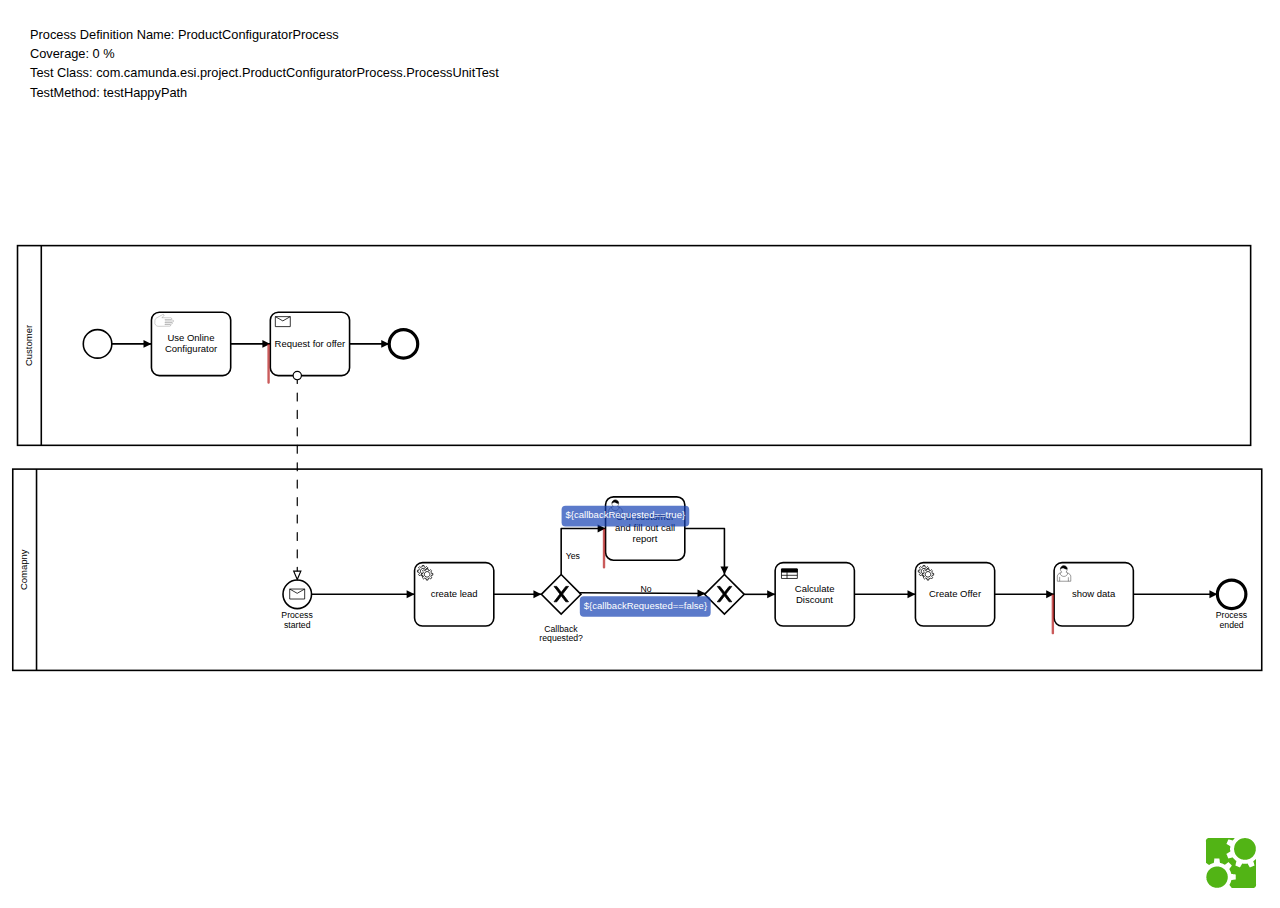
<file: ProductConfiguratorProcess/target/process-test-coverage/com.camunda.esi.project.ProductConfiguratorProcess.ProcessUnitTest/testHappyPath_ProductConfiguratorProcess.html>
<!doctype html>
<html lang="en">
<head>
  <meta charset="utf-8">
  <meta http-equiv="content-type" content="text/html; charset=utf-8">
  <meta http-equiv="X-UA-Compatible" content="IE=edge,chrome=1">

  <meta http-equiv="cache-control" content="max-age=0" />
  <meta http-equiv="cache-control" content="no-cache" />
  <meta http-equiv="expires" content="0" />
  <meta http-equiv="pragma" content="no-cache" />

  <style type="text/css">
    html, body, #canvas {
      height: 100%;
      padding: 0;
    }
    
    .transaction-boundary {
      background-color: rgba(180, 21, 21, 0.7);
      border-radius: 1px;
      min-height: 50px;
      width: 3px;
    }

    .execution-listener {
      background-color: rgba(21, 66, 180, 0.7);
      color: White;
      border-radius: 5px;
      font-family: Arial;
      font-size: 12px;
      padding: 5px;
      min-height: 16px;
      min-width: 16px;
      text-align: center;
      white-space: nowrap;
    }

    .highlight:not(.djs-connection) .djs-visual > :nth-child(1) {
      fill: rgba(66, 180, 21, 0.7) !important; /* color elements as green */
    }
    
    .highlight-running .djs-visual > :nth-child(1) {
    	fill: rgba(0, 198, 218, 0.7) !important; /* color still running flow nodes as blue */
    }
    
    #info-box {
   	  margin-left: 20px;
      margin-top: 15px;
      padding: 10px;
      table-layout: fixed;
      border-collapse: collapse;
      position: absolute;
      top: 0px;
      left: 0px;
      font-family: sans-serif;
      line-height: 150%;
      font-size: 80%;
      z-index: 1000;
      background-color: rgba(255,255,255,0.90);
      border-radius: 10px;
    }
  </style>

  <title>Process Test Coverage Report</title>
</head>
<body>

  <div id="info-box">
	<div>Process Definition Name: ProductConfiguratorProcess</div>
	<div>Coverage: 0 %</div>
	<div>Test Class: com.camunda.esi.project.ProductConfiguratorProcess.ProcessUnitTest</div>
	<div>TestMethod: testHappyPath</div>
  </div>
  
  <!-- element to draw bpmn diagram in -->
  <div id="canvas"></div>

  <!-- scripts -->

  <!-- seed dependencies (required for demo only) -->
  <script src="../bower_components/jquery/dist/jquery.js"></script>

  <!-- bpmn-js viewer -->
  <script src="../bower_components/bpmn-js/dist/bpmn-navigated-viewer.js"></script>

  <!-- application -->
  <script>
    (function(NavigatedViewer, $) {

      // create viewer
      var bpmnViewer = new NavigatedViewer({
        container: '#canvas'
      });


      // import function
      function importXML(xml) {

        // import diagram
        bpmnViewer.importXML(xml, function(err) {

          if (err) {
            return console.error('could not import BPMN 2.0 diagram', err);
          }

          var canvas = bpmnViewer.get('canvas'),
              overlays = bpmnViewer.get('overlays');


          // zoom to fit full viewport
          canvas.zoom('fit-viewport', true);

      // visualizations          
      elementRegistry = bpmnViewer.get('elementRegistry');
      var elements = elementRegistry.getAll();
      console.log(elements);
      for (var i = 0; i < elements.length; i++) {
        var element = elements[i];
        if (element.type != 'label') {
          
          // Transaction Boundaries
          if (element.businessObject.$attrs["camunda:asyncBefore"]
                || element.businessObject.$attrs["camunda:async"]
                || element.type == 'bpmn:ReceiveTask'
                || element.type == 'bpmn:UserTask'
                || element.type == 'bpmn:IntermediateCatchEvent'
             ) {
            overlays.add(element.id, 'note', {
              position: {
                bottom: (element.type == 'bpmn:IntermediateCatchEvent' ? 18 : 40),
                left: -4
              },
              html: '<div class="transaction-boundary"></div>'
            });
          }
          if (element.businessObject.$attrs["camunda:asyncAfter"]) {
            overlays.add(element.id, 'note', {
              position: {
                bottom: 19,
                right: -1
              },
              html: '<div class="transaction-boundary"></div>'
            });
          }
          
          if (element.businessObject.extensionElements) {
            var extensionElements = element.businessObject.extensionElements.values;
            for (var j = 0; j < extensionElements.length; j++) {
              console.log(extensionElements[j]);
              if (extensionElements[j].$type == 'camunda:executionListener') {
                if (extensionElements[j].event == 'end') {
                  overlays.add(element.id, 'note', {
                    position: {
                      bottom: 0,
                      right: 0
                    },
                    html: '<div class="execution-listener">' + extensionElements[j].expression + '</div>'
                  });
                }
                if (extensionElements[j].event == 'start') {
                  overlays.add(element.id, 'note', {
                    position: {
                      bottom: 0,
                      left: 0
                    },
                    html: '<div class="execution-listener">' + extensionElements[j].expression + '</div>'
                  });
                }
              }
            }
          }
 
 		  if (element.type == 'bpmn:SequenceFlow' && element.businessObject.conditionExpression) {
 		      var position = {
                      left: 0
                    }
              if (element.waypoints[0].y > element.waypoints[element.waypoints.length - 1].y) {
              	position.top = -29;
              } else {
                position.bottom = -3;
              }    
          	  overlays.add(element.id, 'note', {
                    position: position,
                    html: '<div class="execution-listener">' + element.businessObject.conditionExpression.body + '</div>'
                  }); 
		  }
          
          if (element.businessObject.$attrs["camunda:delegateExpression"]) {
            overlays.add(element.id, 'note', {
              position: {
                bottom: -3,
                left: 0
              },
              html: '<div class="execution-listener">' + element.businessObject.$attrs["camunda:delegateExpression"] + '</div>'
            });
          }
          
        }
      }          
          //YOUR ANNOTATIONS GO HERE

        });
      }


      var diagramXML = '<?xml version=\"1.0\" encoding=\"UTF-8\"?>\n<bpmn:definitions xmlns:bpmn=\"http:\/\/www.omg.org\/spec\/BPMN\/20100524\/MODEL\" xmlns:bpmndi=\"http:\/\/www.omg.org\/spec\/BPMN\/20100524\/DI\" xmlns:di=\"http:\/\/www.omg.org\/spec\/DD\/20100524\/DI\" xmlns:dc=\"http:\/\/www.omg.org\/spec\/DD\/20100524\/DC\" xmlns:xsi=\"http:\/\/www.w3.org\/2001\/XMLSchema-instance\" xmlns:camunda=\"http:\/\/camunda.org\/schema\/1.0\/bpmn\" id=\"Definitions_1\" targetNamespace=\"http:\/\/bpmn.io\/schema\/bpmn\" exporter=\"Camunda Modeler\" exporterVersion=\"3.0.0-beta.2\">\n  <bpmn:message id=\"Message_0jqnugo\" name=\"info_req\" \/>\n  <bpmn:collaboration id=\"Collaboration_11s3br8\">\n    <bpmn:participant id=\"Participant_1ymuoco\" name=\"Comapny\" processRef=\"ProductConfiguratorProcess\" \/>\n    <bpmn:participant id=\"Participant_13yhzr1\" name=\"Customer\" processRef=\"Process_1qf5evy\" \/>\n    <bpmn:messageFlow id=\"MessageFlow_0i9r4of\" sourceRef=\"Task_0cdypcz\" targetRef=\"StartEventProcessStarted\" \/>\n  <\/bpmn:collaboration>\n  <bpmn:process id=\"ProductConfiguratorProcess\" name=\"ProductConfiguratorProcess\" isExecutable=\"true\">\n    <bpmn:endEvent id=\"EndEventProcessEnded\" name=\"Process&#10;ended\">\n      <bpmn:incoming>SequenceFlow_0qlf72j<\/bpmn:incoming>\n    <\/bpmn:endEvent>\n    <bpmn:serviceTask id=\"Task_034d6qb\" name=\"create lead\" camunda:class=\"com.camunda.esi.project.ProductConfiguratorProcess.CreateLeadDelegate\">\n      <bpmn:incoming>SequenceFlow1<\/bpmn:incoming>\n      <bpmn:outgoing>SequenceFlow_1khiufz<\/bpmn:outgoing>\n    <\/bpmn:serviceTask>\n    <bpmn:exclusiveGateway id=\"ExclusiveGateway_0moy0ov\" name=\"Callback requested?\">\n      <bpmn:incoming>SequenceFlow_1khiufz<\/bpmn:incoming>\n      <bpmn:outgoing>SequenceFlow_04uy4j3<\/bpmn:outgoing>\n      <bpmn:outgoing>SequenceFlow_0j1b8cx<\/bpmn:outgoing>\n    <\/bpmn:exclusiveGateway>\n    <bpmn:exclusiveGateway id=\"ExclusiveGateway_1o4pn34\">\n      <bpmn:incoming>SequenceFlow_0j1b8cx<\/bpmn:incoming>\n      <bpmn:incoming>SequenceFlow_0jb2ghv<\/bpmn:incoming>\n      <bpmn:outgoing>SequenceFlow_01smyyn<\/bpmn:outgoing>\n    <\/bpmn:exclusiveGateway>\n    <bpmn:userTask id=\"UserTask_1en8yn8\" name=\"Call customer and fill out call report\">\n      <bpmn:extensionElements>\n        <camunda:formData>\n          <camunda:formField id=\"customerName\" label=\"Name\" type=\"string\" \/>\n          <camunda:formField id=\"customerEmail\" label=\"Email\" type=\"string\" \/>\n          <camunda:formField id=\"customerType\" label=\"Customer Type\" type=\"string\" \/>\n          <camunda:formField id=\"specialDiscount\" label=\"Special Discount\" type=\"boolean\" \/>\n          <camunda:formField id=\"numberOfItems\" label=\"Number of Items\" type=\"long\" \/>\n          <camunda:formField id=\"salesmanNotes\" label=\"Notes\" type=\"string\" \/>\n        <\/camunda:formData>\n      <\/bpmn:extensionElements>\n      <bpmn:incoming>SequenceFlow_04uy4j3<\/bpmn:incoming>\n      <bpmn:outgoing>SequenceFlow_0jb2ghv<\/bpmn:outgoing>\n    <\/bpmn:userTask>\n    <bpmn:businessRuleTask id=\"BusinessRuleTask_0kc3598\" name=\"Calculate Discount\" camunda:resultVariable=\"discount\" camunda:decisionRef=\"CalculateDiscount\" camunda:mapDecisionResult=\"singleEntry\">\n      <bpmn:incoming>SequenceFlow_01smyyn<\/bpmn:incoming>\n      <bpmn:outgoing>SequenceFlow_1e85z59<\/bpmn:outgoing>\n    <\/bpmn:businessRuleTask>\n    <bpmn:serviceTask id=\"ServiceTask_1660ilh\" name=\"Create Offer\" camunda:class=\"com.camunda.esi.project.ProductConfiguratorProcess.CreateLeadDelegate\">\n      <bpmn:incoming>SequenceFlow_1e85z59<\/bpmn:incoming>\n      <bpmn:outgoing>SequenceFlow_0sxd5ul<\/bpmn:outgoing>\n    <\/bpmn:serviceTask>\n    <bpmn:userTask id=\"Task_1mb0mot\" name=\"show data\">\n      <bpmn:extensionElements>\n        <camunda:formData>\n          <camunda:formField id=\"customerName\" label=\"Name\" type=\"string\" \/>\n          <camunda:formField id=\"customerEmail\" label=\"Email\" type=\"string\" \/>\n        <\/camunda:formData>\n      <\/bpmn:extensionElements>\n      <bpmn:incoming>SequenceFlow_0sxd5ul<\/bpmn:incoming>\n      <bpmn:outgoing>SequenceFlow_0qlf72j<\/bpmn:outgoing>\n    <\/bpmn:userTask>\n    <bpmn:startEvent id=\"StartEventProcessStarted\" name=\"Process&#10;started\">\n      <bpmn:outgoing>SequenceFlow1<\/bpmn:outgoing>\n      <bpmn:messageEventDefinition messageRef=\"Message_1wodmmt\" \/>\n    <\/bpmn:startEvent>\n    <bpmn:sequenceFlow id=\"SequenceFlow_0sxd5ul\" sourceRef=\"ServiceTask_1660ilh\" targetRef=\"Task_1mb0mot\" \/>\n    <bpmn:sequenceFlow id=\"SequenceFlow_0qlf72j\" sourceRef=\"Task_1mb0mot\" targetRef=\"EndEventProcessEnded\" \/>\n    <bpmn:sequenceFlow id=\"SequenceFlow_1khiufz\" sourceRef=\"Task_034d6qb\" targetRef=\"ExclusiveGateway_0moy0ov\" \/>\n    <bpmn:sequenceFlow id=\"SequenceFlow_1e85z59\" sourceRef=\"BusinessRuleTask_0kc3598\" targetRef=\"ServiceTask_1660ilh\" \/>\n    <bpmn:sequenceFlow id=\"SequenceFlow_01smyyn\" sourceRef=\"ExclusiveGateway_1o4pn34\" targetRef=\"BusinessRuleTask_0kc3598\" \/>\n    <bpmn:sequenceFlow id=\"SequenceFlow_0jb2ghv\" sourceRef=\"UserTask_1en8yn8\" targetRef=\"ExclusiveGateway_1o4pn34\" \/>\n    <bpmn:sequenceFlow id=\"SequenceFlow_0j1b8cx\" name=\"No\" sourceRef=\"ExclusiveGateway_0moy0ov\" targetRef=\"ExclusiveGateway_1o4pn34\">\n      <bpmn:conditionExpression xsi:type=\"bpmn:tFormalExpression\">${callbackRequested==false}<\/bpmn:conditionExpression>\n    <\/bpmn:sequenceFlow>\n    <bpmn:sequenceFlow id=\"SequenceFlow_04uy4j3\" name=\"Yes\" sourceRef=\"ExclusiveGateway_0moy0ov\" targetRef=\"UserTask_1en8yn8\">\n      <bpmn:conditionExpression xsi:type=\"bpmn:tFormalExpression\">${callbackRequested==true}<\/bpmn:conditionExpression>\n    <\/bpmn:sequenceFlow>\n    <bpmn:sequenceFlow id=\"SequenceFlow1\" sourceRef=\"StartEventProcessStarted\" targetRef=\"Task_034d6qb\" \/>\n  <\/bpmn:process>\n  <bpmn:process id=\"Process_1qf5evy\" isExecutable=\"false\">\n    <bpmn:startEvent id=\"StartEvent_1fyuk21\">\n      <bpmn:outgoing>SequenceFlow_0ob70af<\/bpmn:outgoing>\n    <\/bpmn:startEvent>\n    <bpmn:manualTask id=\"Task_1mql2u8\" name=\"Use Online Configurator\">\n      <bpmn:incoming>SequenceFlow_0ob70af<\/bpmn:incoming>\n      <bpmn:outgoing>SequenceFlow_1g0y5in<\/bpmn:outgoing>\n    <\/bpmn:manualTask>\n    <bpmn:receiveTask id=\"Task_0cdypcz\" name=\"Request for offer\" messageRef=\"Message_1wet06e\">\n      <bpmn:incoming>SequenceFlow_1g0y5in<\/bpmn:incoming>\n      <bpmn:outgoing>SequenceFlow_0g88a34<\/bpmn:outgoing>\n    <\/bpmn:receiveTask>\n    <bpmn:endEvent id=\"EndEvent_0u25kdt\">\n      <bpmn:incoming>SequenceFlow_0g88a34<\/bpmn:incoming>\n    <\/bpmn:endEvent>\n    <bpmn:sequenceFlow id=\"SequenceFlow_0ob70af\" sourceRef=\"StartEvent_1fyuk21\" targetRef=\"Task_1mql2u8\" \/>\n    <bpmn:sequenceFlow id=\"SequenceFlow_1g0y5in\" sourceRef=\"Task_1mql2u8\" targetRef=\"Task_0cdypcz\" \/>\n    <bpmn:sequenceFlow id=\"SequenceFlow_0g88a34\" sourceRef=\"Task_0cdypcz\" targetRef=\"EndEvent_0u25kdt\" \/>\n  <\/bpmn:process>\n  <bpmn:message id=\"Message_1wodmmt\" name=\"info_req\" \/>\n  <bpmn:message id=\"Message_1wet06e\" name=\"info_req\" \/>\n  <bpmndi:BPMNDiagram id=\"BPMNDiagram_1\">\n    <bpmndi:BPMNPlane id=\"BPMNPlane_1\" bpmnElement=\"Collaboration_11s3br8\">\n      <bpmndi:BPMNShape id=\"Participant_1ymuoco_di\" bpmnElement=\"Participant_1ymuoco\" isHorizontal=\"true\">\n        <dc:Bounds x=\"156\" y=\"363\" width=\"1576\" height=\"254\" \/>\n      <\/bpmndi:BPMNShape>\n      <bpmndi:BPMNShape id=\"EndEvent_0fkea3f_di\" bpmnElement=\"EndEventProcessEnded\">\n        <dc:Bounds x=\"1676\" y=\"503\" width=\"36\" height=\"36\" \/>\n        <bpmndi:BPMNLabel>\n          <dc:Bounds x=\"1674\" y=\"539\" width=\"40\" height=\"27\" \/>\n        <\/bpmndi:BPMNLabel>\n      <\/bpmndi:BPMNShape>\n      <bpmndi:BPMNShape id=\"ServiceTask_0jot0bu_di\" bpmnElement=\"Task_034d6qb\">\n        <dc:Bounds x=\"663\" y=\"481\" width=\"100\" height=\"80\" \/>\n      <\/bpmndi:BPMNShape>\n      <bpmndi:BPMNShape id=\"ExclusiveGateway_0moy0ov_di\" bpmnElement=\"ExclusiveGateway_0moy0ov\" isMarkerVisible=\"true\">\n        <dc:Bounds x=\"823\" y=\"496\" width=\"50\" height=\"50\" \/>\n        <bpmndi:BPMNLabel>\n          <dc:Bounds x=\"820\" y=\"556\" width=\"56\" height=\"27\" \/>\n        <\/bpmndi:BPMNLabel>\n      <\/bpmndi:BPMNShape>\n      <bpmndi:BPMNShape id=\"ExclusiveGateway_1o4pn34_di\" bpmnElement=\"ExclusiveGateway_1o4pn34\" isMarkerVisible=\"true\">\n        <dc:Bounds x=\"1029\" y=\"496\" width=\"50\" height=\"50\" \/>\n      <\/bpmndi:BPMNShape>\n      <bpmndi:BPMNShape id=\"UserTask_1en8yn8_di\" bpmnElement=\"UserTask_1en8yn8\">\n        <dc:Bounds x=\"904\" y=\"398\" width=\"100\" height=\"80\" \/>\n      <\/bpmndi:BPMNShape>\n      <bpmndi:BPMNShape id=\"BusinessRuleTask_0kc3598_di\" bpmnElement=\"BusinessRuleTask_0kc3598\">\n        <dc:Bounds x=\"1118\" y=\"481\" width=\"100\" height=\"80\" \/>\n      <\/bpmndi:BPMNShape>\n      <bpmndi:BPMNShape id=\"ServiceTask_1660ilh_di\" bpmnElement=\"ServiceTask_1660ilh\">\n        <dc:Bounds x=\"1295\" y=\"481\" width=\"100\" height=\"80\" \/>\n      <\/bpmndi:BPMNShape>\n      <bpmndi:BPMNShape id=\"UserTask_0t26l3p_di\" bpmnElement=\"Task_1mb0mot\">\n        <dc:Bounds x=\"1470\" y=\"481\" width=\"100\" height=\"80\" \/>\n      <\/bpmndi:BPMNShape>\n      <bpmndi:BPMNEdge id=\"SequenceFlow_0sxd5ul_di\" bpmnElement=\"SequenceFlow_0sxd5ul\">\n        <di:waypoint x=\"1395\" y=\"521\" \/>\n        <di:waypoint x=\"1470\" y=\"521\" \/>\n      <\/bpmndi:BPMNEdge>\n      <bpmndi:BPMNEdge id=\"SequenceFlow_0qlf72j_di\" bpmnElement=\"SequenceFlow_0qlf72j\">\n        <di:waypoint x=\"1570\" y=\"521\" \/>\n        <di:waypoint x=\"1676\" y=\"521\" \/>\n      <\/bpmndi:BPMNEdge>\n      <bpmndi:BPMNEdge id=\"SequenceFlow_1khiufz_di\" bpmnElement=\"SequenceFlow_1khiufz\">\n        <di:waypoint x=\"763\" y=\"521\" \/>\n        <di:waypoint x=\"823\" y=\"521\" \/>\n      <\/bpmndi:BPMNEdge>\n      <bpmndi:BPMNEdge id=\"SequenceFlow_1e85z59_di\" bpmnElement=\"SequenceFlow_1e85z59\">\n        <di:waypoint x=\"1218\" y=\"521\" \/>\n        <di:waypoint x=\"1295\" y=\"521\" \/>\n      <\/bpmndi:BPMNEdge>\n      <bpmndi:BPMNEdge id=\"SequenceFlow_01smyyn_di\" bpmnElement=\"SequenceFlow_01smyyn\">\n        <di:waypoint x=\"1079\" y=\"521\" \/>\n        <di:waypoint x=\"1118\" y=\"521\" \/>\n      <\/bpmndi:BPMNEdge>\n      <bpmndi:BPMNEdge id=\"SequenceFlow_0jb2ghv_di\" bpmnElement=\"SequenceFlow_0jb2ghv\">\n        <di:waypoint x=\"1004\" y=\"438\" \/>\n        <di:waypoint x=\"1054\" y=\"438\" \/>\n        <di:waypoint x=\"1054\" y=\"496\" \/>\n      <\/bpmndi:BPMNEdge>\n      <bpmndi:BPMNEdge id=\"SequenceFlow_0j1b8cx_di\" bpmnElement=\"SequenceFlow_0j1b8cx\">\n        <di:waypoint x=\"871\" y=\"519\" \/>\n        <di:waypoint x=\"1030\" y=\"520\" \/>\n        <bpmndi:BPMNLabel>\n          <dc:Bounds x=\"947\" y=\"506\" width=\"15\" height=\"14\" \/>\n        <\/bpmndi:BPMNLabel>\n      <\/bpmndi:BPMNEdge>\n      <bpmndi:BPMNEdge id=\"SequenceFlow_04uy4j3_di\" bpmnElement=\"SequenceFlow_04uy4j3\">\n        <di:waypoint x=\"848\" y=\"496\" \/>\n        <di:waypoint x=\"848\" y=\"438\" \/>\n        <di:waypoint x=\"904\" y=\"438\" \/>\n        <bpmndi:BPMNLabel>\n          <dc:Bounds x=\"854\" y=\"464\" width=\"18\" height=\"14\" \/>\n        <\/bpmndi:BPMNLabel>\n      <\/bpmndi:BPMNEdge>\n      <bpmndi:BPMNEdge id=\"SequenceFlow_08va5r8_di\" bpmnElement=\"SequenceFlow1\">\n        <di:waypoint x=\"533\" y=\"521\" \/>\n        <di:waypoint x=\"663\" y=\"521\" \/>\n        <bpmndi:BPMNLabel>\n          <dc:Bounds x=\"337.5\" y=\"110\" width=\"90\" height=\"20\" \/>\n        <\/bpmndi:BPMNLabel>\n      <\/bpmndi:BPMNEdge>\n      <bpmndi:BPMNShape id=\"Participant_13yhzr1_di\" bpmnElement=\"Participant_13yhzr1\" isHorizontal=\"true\">\n        <dc:Bounds x=\"162\" y=\"81\" width=\"1556\" height=\"252\" \/>\n      <\/bpmndi:BPMNShape>\n      <bpmndi:BPMNShape id=\"StartEvent_1fyuk21_di\" bpmnElement=\"StartEvent_1fyuk21\">\n        <dc:Bounds x=\"245\" y=\"187\" width=\"36\" height=\"36\" \/>\n      <\/bpmndi:BPMNShape>\n      <bpmndi:BPMNEdge id=\"SequenceFlow_0ob70af_di\" bpmnElement=\"SequenceFlow_0ob70af\">\n        <di:waypoint x=\"281\" y=\"205\" \/>\n        <di:waypoint x=\"331\" y=\"205\" \/>\n      <\/bpmndi:BPMNEdge>\n      <bpmndi:BPMNShape id=\"ManualTask_1slwidb_di\" bpmnElement=\"Task_1mql2u8\">\n        <dc:Bounds x=\"331\" y=\"165\" width=\"100\" height=\"80\" \/>\n      <\/bpmndi:BPMNShape>\n      <bpmndi:BPMNEdge id=\"SequenceFlow_1g0y5in_di\" bpmnElement=\"SequenceFlow_1g0y5in\">\n        <di:waypoint x=\"431\" y=\"205\" \/>\n        <di:waypoint x=\"481\" y=\"205\" \/>\n      <\/bpmndi:BPMNEdge>\n      <bpmndi:BPMNShape id=\"ReceiveTask_1nlgnoa_di\" bpmnElement=\"Task_0cdypcz\">\n        <dc:Bounds x=\"481\" y=\"165\" width=\"100\" height=\"80\" \/>\n      <\/bpmndi:BPMNShape>\n      <bpmndi:BPMNShape id=\"EndEvent_0u25kdt_di\" bpmnElement=\"EndEvent_0u25kdt\">\n        <dc:Bounds x=\"631\" y=\"187\" width=\"36\" height=\"36\" \/>\n      <\/bpmndi:BPMNShape>\n      <bpmndi:BPMNEdge id=\"SequenceFlow_0g88a34_di\" bpmnElement=\"SequenceFlow_0g88a34\">\n        <di:waypoint x=\"581\" y=\"205\" \/>\n        <di:waypoint x=\"631\" y=\"205\" \/>\n      <\/bpmndi:BPMNEdge>\n      <bpmndi:BPMNEdge id=\"MessageFlow_0i9r4of_di\" bpmnElement=\"MessageFlow_0i9r4of\">\n        <di:waypoint x=\"515\" y=\"245\" \/>\n        <di:waypoint x=\"515\" y=\"503\" \/>\n      <\/bpmndi:BPMNEdge>\n      <bpmndi:BPMNShape id=\"StartEvent_1tebuvy_di\" bpmnElement=\"StartEventProcessStarted\">\n        <dc:Bounds x=\"497\" y=\"503\" width=\"36\" height=\"36\" \/>\n        <bpmndi:BPMNLabel>\n          <dc:Bounds x=\"495\" y=\"539\" width=\"40\" height=\"27\" \/>\n        <\/bpmndi:BPMNLabel>\n      <\/bpmndi:BPMNShape>\n    <\/bpmndi:BPMNPlane>\n  <\/bpmndi:BPMNDiagram>\n<\/bpmn:definitions>\n';
      importXML(diagramXML);

    })(window.BpmnJS, window.jQuery);
  </script>
</body>
</html>
</file>
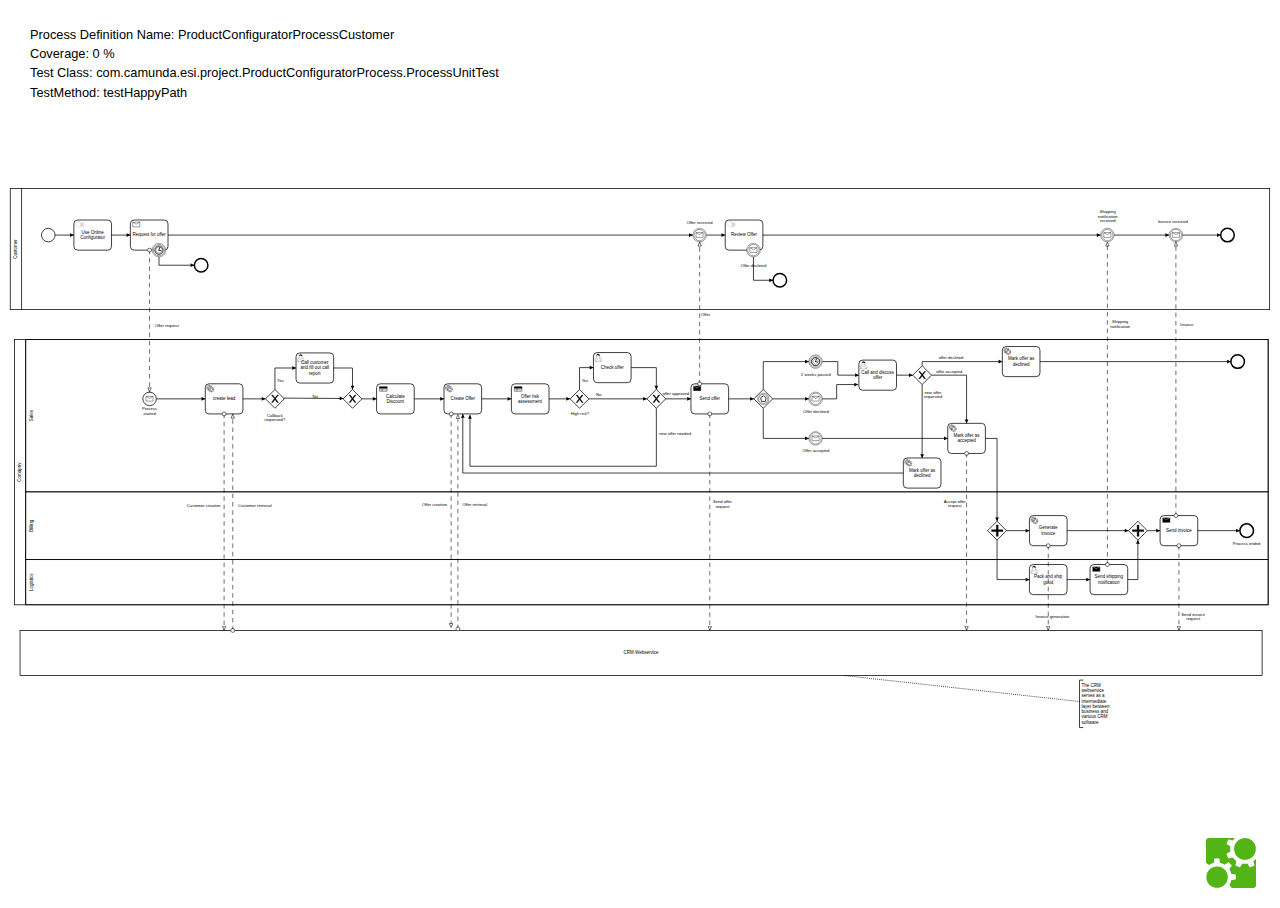
<file: ProductConfiguratorProcess/target/process-test-coverage/com.camunda.esi.project.ProductConfiguratorProcess.ProcessUnitTest/testHappyPath_ProductConfiguratorProcessCustomer.html>
<!doctype html>
<html lang="en">
<head>
  <meta charset="utf-8">
  <meta http-equiv="content-type" content="text/html; charset=utf-8">
  <meta http-equiv="X-UA-Compatible" content="IE=edge,chrome=1">

  <meta http-equiv="cache-control" content="max-age=0" />
  <meta http-equiv="cache-control" content="no-cache" />
  <meta http-equiv="expires" content="0" />
  <meta http-equiv="pragma" content="no-cache" />

  <style type="text/css">
    html, body, #canvas {
      height: 100%;
      padding: 0;
    }
    
    .transaction-boundary {
      background-color: rgba(180, 21, 21, 0.7);
      border-radius: 1px;
      min-height: 50px;
      width: 3px;
    }

    .execution-listener {
      background-color: rgba(21, 66, 180, 0.7);
      color: White;
      border-radius: 5px;
      font-family: Arial;
      font-size: 12px;
      padding: 5px;
      min-height: 16px;
      min-width: 16px;
      text-align: center;
      white-space: nowrap;
    }

    .highlight:not(.djs-connection) .djs-visual > :nth-child(1) {
      fill: rgba(66, 180, 21, 0.7) !important; /* color elements as green */
    }
    
    .highlight-running .djs-visual > :nth-child(1) {
    	fill: rgba(0, 198, 218, 0.7) !important; /* color still running flow nodes as blue */
    }
    
    #info-box {
   	  margin-left: 20px;
      margin-top: 15px;
      padding: 10px;
      table-layout: fixed;
      border-collapse: collapse;
      position: absolute;
      top: 0px;
      left: 0px;
      font-family: sans-serif;
      line-height: 150%;
      font-size: 80%;
      z-index: 1000;
      background-color: rgba(255,255,255,0.90);
      border-radius: 10px;
    }
  </style>

  <title>Process Test Coverage Report</title>
</head>
<body>

  <div id="info-box">
	<div>Process Definition Name: ProductConfiguratorProcessCustomer</div>
	<div>Coverage: 0 %</div>
	<div>Test Class: com.camunda.esi.project.ProductConfiguratorProcess.ProcessUnitTest</div>
	<div>TestMethod: testHappyPath</div>
  </div>
  
  <!-- element to draw bpmn diagram in -->
  <div id="canvas"></div>

  <!-- scripts -->

  <!-- seed dependencies (required for demo only) -->
  <script src="../bower_components/jquery/dist/jquery.js"></script>

  <!-- bpmn-js viewer -->
  <script src="../bower_components/bpmn-js/dist/bpmn-navigated-viewer.js"></script>

  <!-- application -->
  <script>
    (function(NavigatedViewer, $) {

      // create viewer
      var bpmnViewer = new NavigatedViewer({
        container: '#canvas'
      });


      // import function
      function importXML(xml) {

        // import diagram
        bpmnViewer.importXML(xml, function(err) {

          if (err) {
            return console.error('could not import BPMN 2.0 diagram', err);
          }

          var canvas = bpmnViewer.get('canvas'),
              overlays = bpmnViewer.get('overlays');


          // zoom to fit full viewport
          canvas.zoom('fit-viewport', true);

      // visualizations          
      elementRegistry = bpmnViewer.get('elementRegistry');
      var elements = elementRegistry.getAll();
      console.log(elements);
      for (var i = 0; i < elements.length; i++) {
        var element = elements[i];
        if (element.type != 'label') {
          
          // Transaction Boundaries
          if (element.businessObject.$attrs["camunda:asyncBefore"]
                || element.businessObject.$attrs["camunda:async"]
                || element.type == 'bpmn:ReceiveTask'
                || element.type == 'bpmn:UserTask'
                || element.type == 'bpmn:IntermediateCatchEvent'
             ) {
            overlays.add(element.id, 'note', {
              position: {
                bottom: (element.type == 'bpmn:IntermediateCatchEvent' ? 18 : 40),
                left: -4
              },
              html: '<div class="transaction-boundary"></div>'
            });
          }
          if (element.businessObject.$attrs["camunda:asyncAfter"]) {
            overlays.add(element.id, 'note', {
              position: {
                bottom: 19,
                right: -1
              },
              html: '<div class="transaction-boundary"></div>'
            });
          }
          
          if (element.businessObject.extensionElements) {
            var extensionElements = element.businessObject.extensionElements.values;
            for (var j = 0; j < extensionElements.length; j++) {
              console.log(extensionElements[j]);
              if (extensionElements[j].$type == 'camunda:executionListener') {
                if (extensionElements[j].event == 'end') {
                  overlays.add(element.id, 'note', {
                    position: {
                      bottom: 0,
                      right: 0
                    },
                    html: '<div class="execution-listener">' + extensionElements[j].expression + '</div>'
                  });
                }
                if (extensionElements[j].event == 'start') {
                  overlays.add(element.id, 'note', {
                    position: {
                      bottom: 0,
                      left: 0
                    },
                    html: '<div class="execution-listener">' + extensionElements[j].expression + '</div>'
                  });
                }
              }
            }
          }
 
 		  if (element.type == 'bpmn:SequenceFlow' && element.businessObject.conditionExpression) {
 		      var position = {
                      left: 0
                    }
              if (element.waypoints[0].y > element.waypoints[element.waypoints.length - 1].y) {
              	position.top = -29;
              } else {
                position.bottom = -3;
              }    
          	  overlays.add(element.id, 'note', {
                    position: position,
                    html: '<div class="execution-listener">' + element.businessObject.conditionExpression.body + '</div>'
                  }); 
		  }
          
          if (element.businessObject.$attrs["camunda:delegateExpression"]) {
            overlays.add(element.id, 'note', {
              position: {
                bottom: -3,
                left: 0
              },
              html: '<div class="execution-listener">' + element.businessObject.$attrs["camunda:delegateExpression"] + '</div>'
            });
          }
          
        }
      }          
          //YOUR ANNOTATIONS GO HERE

        });
      }


      var diagramXML = '<?xml version=\"1.0\" encoding=\"UTF-8\"?>\n<bpmn:definitions xmlns:bpmn=\"http:\/\/www.omg.org\/spec\/BPMN\/20100524\/MODEL\" xmlns:bpmndi=\"http:\/\/www.omg.org\/spec\/BPMN\/20100524\/DI\" xmlns:di=\"http:\/\/www.omg.org\/spec\/DD\/20100524\/DI\" xmlns:dc=\"http:\/\/www.omg.org\/spec\/DD\/20100524\/DC\" xmlns:xsi=\"http:\/\/www.w3.org\/2001\/XMLSchema-instance\" xmlns:camunda=\"http:\/\/camunda.org\/schema\/1.0\/bpmn\" id=\"Definitions_1\" targetNamespace=\"http:\/\/bpmn.io\/schema\/bpmn\" exporter=\"Camunda Modeler\" exporterVersion=\"3.0.0-beta.2\">\n  <bpmn:message id=\"Message_0jqnugo\" name=\"info_req\" \/>\n  <bpmn:collaboration id=\"Collaboration_11s3br8\">\n    <bpmn:participant id=\"Participant_1ymuoco\" name=\"Comapny\" processRef=\"ProductConfiguratorProcess\" \/>\n    <bpmn:participant id=\"Participant_13yhzr1\" name=\"Customer\" processRef=\"ProductConfiguratorProcessCustomer\" \/>\n    <bpmn:participant id=\"Participant_0pmthxr\" name=\"CRM Webservice\" \/>\n    <bpmn:messageFlow id=\"MessageFlow_0i9r4of\" name=\"Offer request\" sourceRef=\"Task_0cdypcz\" targetRef=\"StartEventProcessStarted\" \/>\n    <bpmn:messageFlow id=\"MessageFlow_1hco4rj\" name=\"Offer\" sourceRef=\"Task_0np7v3k\" targetRef=\"IntermediateThrowEvent_041x1vh\" \/>\n    <bpmn:messageFlow id=\"MessageFlow_1degqo6\" name=\"Customer creation\" sourceRef=\"Task_034d6qb\" targetRef=\"Participant_0pmthxr\" \/>\n    <bpmn:messageFlow id=\"MessageFlow_1nrupqb\" name=\"Offer creation\" sourceRef=\"ServiceTask_1660ilh\" targetRef=\"Participant_0pmthxr\" \/>\n    <bpmn:messageFlow id=\"MessageFlow_0pzh9u4\" name=\"Send offer request\" sourceRef=\"Task_0np7v3k\" targetRef=\"Participant_0pmthxr\" \/>\n    <bpmn:messageFlow id=\"MessageFlow_0720kt9\" name=\"Accept offer request\" sourceRef=\"Task_128awu4\" targetRef=\"Participant_0pmthxr\" \/>\n    <bpmn:messageFlow id=\"MessageFlow_1cqzn05\" name=\"Invoice generation\" sourceRef=\"Task_1jfmv7z\" targetRef=\"Participant_0pmthxr\" \/>\n    <bpmn:messageFlow id=\"MessageFlow_05i2610\" name=\"Send invoice request\" sourceRef=\"Task_01fxp1p\" targetRef=\"Participant_0pmthxr\" \/>\n    <bpmn:messageFlow id=\"MessageFlow_1w4aceq\" name=\"Offer retrieval\" sourceRef=\"Participant_0pmthxr\" targetRef=\"ServiceTask_1660ilh\" \/>\n    <bpmn:messageFlow id=\"MessageFlow_0f5jwwg\" name=\"Customer retrieval\" sourceRef=\"Participant_0pmthxr\" targetRef=\"Task_034d6qb\" \/>\n    <bpmn:messageFlow id=\"MessageFlow_0399en0\" name=\"Shipping notification\" sourceRef=\"Task_1y8v2hs\" targetRef=\"IntermediateThrowEvent_08dp4za\" \/>\n    <bpmn:messageFlow id=\"MessageFlow_1glggfu\" name=\"Invoice\" sourceRef=\"Task_01fxp1p\" targetRef=\"IntermediateThrowEvent_0gzvb4v\" \/>\n    <bpmn:textAnnotation id=\"TextAnnotation_15105s6\">\n      <bpmn:text>The CRM webservice serves as a intermediate layer between business and various CRM software<\/bpmn:text>\n    <\/bpmn:textAnnotation>\n    <bpmn:association id=\"Association_0dhhxnh\" sourceRef=\"Participant_0pmthxr\" targetRef=\"TextAnnotation_15105s6\" \/>\n  <\/bpmn:collaboration>\n  <bpmn:process id=\"ProductConfiguratorProcess\" name=\"ProductConfiguratorProcess\" isExecutable=\"true\">\n    <bpmn:laneSet id=\"LaneSet_0jytc6a\">\n      <bpmn:lane id=\"Lane_11a5hxy\" name=\"Sales\">\n        <bpmn:flowNodeRef>Task_034d6qb<\/bpmn:flowNodeRef>\n        <bpmn:flowNodeRef>ExclusiveGateway_0moy0ov<\/bpmn:flowNodeRef>\n        <bpmn:flowNodeRef>ExclusiveGateway_1o4pn34<\/bpmn:flowNodeRef>\n        <bpmn:flowNodeRef>BusinessRuleTask_0kc3598<\/bpmn:flowNodeRef>\n        <bpmn:flowNodeRef>StartEventProcessStarted<\/bpmn:flowNodeRef>\n        <bpmn:flowNodeRef>Task_1vr0arz<\/bpmn:flowNodeRef>\n        <bpmn:flowNodeRef>ExclusiveGateway_1k99yhu<\/bpmn:flowNodeRef>\n        <bpmn:flowNodeRef>ExclusiveGateway_0nz1qpe<\/bpmn:flowNodeRef>\n        <bpmn:flowNodeRef>Task_0np7v3k<\/bpmn:flowNodeRef>\n        <bpmn:flowNodeRef>ExclusiveGateway_1d8e7fc<\/bpmn:flowNodeRef>\n        <bpmn:flowNodeRef>IntermediateCatchEvent_07jd2g7<\/bpmn:flowNodeRef>\n        <bpmn:flowNodeRef>IntermediateCatchEvent_0cb57zr<\/bpmn:flowNodeRef>\n        <bpmn:flowNodeRef>IntermediateCatchEvent_1wl2b0l<\/bpmn:flowNodeRef>\n        <bpmn:flowNodeRef>Task_128awu4<\/bpmn:flowNodeRef>\n        <bpmn:flowNodeRef>Task_1o0bu6n<\/bpmn:flowNodeRef>\n        <bpmn:flowNodeRef>ExclusiveGateway_014flfl<\/bpmn:flowNodeRef>\n        <bpmn:flowNodeRef>UserTask_1en8yn8<\/bpmn:flowNodeRef>\n        <bpmn:flowNodeRef>Task_1slsz47<\/bpmn:flowNodeRef>\n        <bpmn:flowNodeRef>ServiceTask_1660ilh<\/bpmn:flowNodeRef>\n        <bpmn:flowNodeRef>Task_0zp7ss8<\/bpmn:flowNodeRef>\n        <bpmn:flowNodeRef>EndEvent_1khdw9h<\/bpmn:flowNodeRef>\n        <bpmn:flowNodeRef>Task_13trwmp<\/bpmn:flowNodeRef>\n      <\/bpmn:lane>\n      <bpmn:lane id=\"Lane_0jncm39\" name=\"Billing\">\n        <bpmn:flowNodeRef>Task_1jfmv7z<\/bpmn:flowNodeRef>\n        <bpmn:flowNodeRef>ExclusiveGateway_1fc8esi<\/bpmn:flowNodeRef>\n        <bpmn:flowNodeRef>EndEvent_10ll2sd<\/bpmn:flowNodeRef>\n        <bpmn:flowNodeRef>ExclusiveGateway_1d6jgib<\/bpmn:flowNodeRef>\n        <bpmn:flowNodeRef>Task_01fxp1p<\/bpmn:flowNodeRef>\n      <\/bpmn:lane>\n      <bpmn:lane id=\"Lane_1g406ji\" name=\"Logistics\">\n        <bpmn:flowNodeRef>Task_0us3uq0<\/bpmn:flowNodeRef>\n        <bpmn:flowNodeRef>Task_1y8v2hs<\/bpmn:flowNodeRef>\n      <\/bpmn:lane>\n    <\/bpmn:laneSet>\n    <bpmn:serviceTask id=\"Task_034d6qb\" name=\"create lead\" camunda:class=\"com.camunda.esi.project.ProductConfiguratorProcess.CreateLeadDelegate\">\n      <bpmn:incoming>SequenceFlow1<\/bpmn:incoming>\n      <bpmn:outgoing>SequenceFlow_1khiufz<\/bpmn:outgoing>\n    <\/bpmn:serviceTask>\n    <bpmn:exclusiveGateway id=\"ExclusiveGateway_0moy0ov\" name=\"Callback requested?\">\n      <bpmn:incoming>SequenceFlow_1khiufz<\/bpmn:incoming>\n      <bpmn:outgoing>SequenceFlow_04uy4j3<\/bpmn:outgoing>\n      <bpmn:outgoing>SequenceFlow_0j1b8cx<\/bpmn:outgoing>\n    <\/bpmn:exclusiveGateway>\n    <bpmn:exclusiveGateway id=\"ExclusiveGateway_1o4pn34\">\n      <bpmn:incoming>SequenceFlow_0j1b8cx<\/bpmn:incoming>\n      <bpmn:incoming>SequenceFlow_0jb2ghv<\/bpmn:incoming>\n      <bpmn:outgoing>SequenceFlow_01smyyn<\/bpmn:outgoing>\n    <\/bpmn:exclusiveGateway>\n    <bpmn:businessRuleTask id=\"BusinessRuleTask_0kc3598\" name=\"Calculate Discount\" camunda:resultVariable=\"discount\" camunda:decisionRef=\"CalculateDiscountNew\" camunda:mapDecisionResult=\"singleEntry\">\n      <bpmn:incoming>SequenceFlow_01smyyn<\/bpmn:incoming>\n      <bpmn:outgoing>SequenceFlow_03hw7go<\/bpmn:outgoing>\n    <\/bpmn:businessRuleTask>\n    <bpmn:startEvent id=\"StartEventProcessStarted\" name=\"Process&#10;started\">\n      <bpmn:outgoing>SequenceFlow1<\/bpmn:outgoing>\n      <bpmn:messageEventDefinition messageRef=\"Message_1wodmmt\" \/>\n    <\/bpmn:startEvent>\n    <bpmn:sequenceFlow id=\"SequenceFlow1\" sourceRef=\"StartEventProcessStarted\" targetRef=\"Task_034d6qb\" \/>\n    <bpmn:sequenceFlow id=\"SequenceFlow_04uy4j3\" name=\"Yes\" sourceRef=\"ExclusiveGateway_0moy0ov\" targetRef=\"UserTask_1en8yn8\">\n      <bpmn:conditionExpression xsi:type=\"bpmn:tFormalExpression\">${callbackRequested==true}<\/bpmn:conditionExpression>\n    <\/bpmn:sequenceFlow>\n    <bpmn:sequenceFlow id=\"SequenceFlow_0j1b8cx\" name=\"No\" sourceRef=\"ExclusiveGateway_0moy0ov\" targetRef=\"ExclusiveGateway_1o4pn34\">\n      <bpmn:conditionExpression xsi:type=\"bpmn:tFormalExpression\">${callbackRequested==false}<\/bpmn:conditionExpression>\n    <\/bpmn:sequenceFlow>\n    <bpmn:sequenceFlow id=\"SequenceFlow_0jb2ghv\" sourceRef=\"UserTask_1en8yn8\" targetRef=\"ExclusiveGateway_1o4pn34\" \/>\n    <bpmn:sequenceFlow id=\"SequenceFlow_01smyyn\" sourceRef=\"ExclusiveGateway_1o4pn34\" targetRef=\"BusinessRuleTask_0kc3598\" \/>\n    <bpmn:sequenceFlow id=\"SequenceFlow_1khiufz\" sourceRef=\"Task_034d6qb\" targetRef=\"ExclusiveGateway_0moy0ov\" \/>\n    <bpmn:sequenceFlow id=\"SequenceFlow_0sxd5ul\" sourceRef=\"ServiceTask_1660ilh\" targetRef=\"Task_1vr0arz\" \/>\n    <bpmn:sequenceFlow id=\"SequenceFlow_03hw7go\" sourceRef=\"BusinessRuleTask_0kc3598\" targetRef=\"ServiceTask_1660ilh\" \/>\n    <bpmn:sequenceFlow id=\"SequenceFlow_1sw9wae\" sourceRef=\"Task_1vr0arz\" targetRef=\"ExclusiveGateway_1k99yhu\" \/>\n    <bpmn:sequenceFlow id=\"SequenceFlow_02auznr\" name=\"No\" sourceRef=\"ExclusiveGateway_1k99yhu\" targetRef=\"ExclusiveGateway_0nz1qpe\">\n      <bpmn:conditionExpression xsi:type=\"bpmn:tFormalExpression\">${offerRisk==\"low\"}<\/bpmn:conditionExpression>\n    <\/bpmn:sequenceFlow>\n    <bpmn:sequenceFlow id=\"SequenceFlow_0s5580a\" name=\"Yes\" sourceRef=\"ExclusiveGateway_1k99yhu\" targetRef=\"Task_1slsz47\">\n      <bpmn:conditionExpression xsi:type=\"bpmn:tFormalExpression\">${offerRisk==\"high\"}<\/bpmn:conditionExpression>\n    <\/bpmn:sequenceFlow>\n    <bpmn:sequenceFlow id=\"SequenceFlow_14xp3tp\" name=\"offer approved\" sourceRef=\"ExclusiveGateway_0nz1qpe\" targetRef=\"Task_0np7v3k\">\n      <bpmn:conditionExpression xsi:type=\"bpmn:tFormalExpression\">${offerApproved==true}<\/bpmn:conditionExpression>\n    <\/bpmn:sequenceFlow>\n    <bpmn:sequenceFlow id=\"SequenceFlow_0tqk52f\" sourceRef=\"Task_1slsz47\" targetRef=\"ExclusiveGateway_0nz1qpe\" \/>\n    <bpmn:businessRuleTask id=\"Task_1vr0arz\" name=\"Offer risk assessment\" camunda:resultVariable=\"offerRisk\" camunda:decisionRef=\"OfferRiskAssessment\" camunda:mapDecisionResult=\"singleEntry\">\n      <bpmn:incoming>SequenceFlow_0sxd5ul<\/bpmn:incoming>\n      <bpmn:outgoing>SequenceFlow_1sw9wae<\/bpmn:outgoing>\n    <\/bpmn:businessRuleTask>\n    <bpmn:exclusiveGateway id=\"ExclusiveGateway_1k99yhu\" name=\"High risk?\">\n      <bpmn:incoming>SequenceFlow_1sw9wae<\/bpmn:incoming>\n      <bpmn:outgoing>SequenceFlow_02auznr<\/bpmn:outgoing>\n      <bpmn:outgoing>SequenceFlow_0s5580a<\/bpmn:outgoing>\n    <\/bpmn:exclusiveGateway>\n    <bpmn:exclusiveGateway id=\"ExclusiveGateway_0nz1qpe\">\n      <bpmn:incoming>SequenceFlow_02auznr<\/bpmn:incoming>\n      <bpmn:incoming>SequenceFlow_0tqk52f<\/bpmn:incoming>\n      <bpmn:outgoing>SequenceFlow_14xp3tp<\/bpmn:outgoing>\n      <bpmn:outgoing>SequenceFlow_1q95nc4<\/bpmn:outgoing>\n    <\/bpmn:exclusiveGateway>\n    <bpmn:sendTask id=\"Task_0np7v3k\" name=\"Send offer\" camunda:class=\"com.camunda.esi.project.ProductConfiguratorProcess.SendOfferDelegate\">\n      <bpmn:incoming>SequenceFlow_14xp3tp<\/bpmn:incoming>\n      <bpmn:outgoing>SequenceFlow_1bgzgbf<\/bpmn:outgoing>\n    <\/bpmn:sendTask>\n    <bpmn:sequenceFlow id=\"SequenceFlow_1bgzgbf\" sourceRef=\"Task_0np7v3k\" targetRef=\"ExclusiveGateway_1d8e7fc\" \/>\n    <bpmn:eventBasedGateway id=\"ExclusiveGateway_1d8e7fc\">\n      <bpmn:incoming>SequenceFlow_1bgzgbf<\/bpmn:incoming>\n      <bpmn:outgoing>SequenceFlow_06vufx1<\/bpmn:outgoing>\n      <bpmn:outgoing>SequenceFlow_1mmhtfz<\/bpmn:outgoing>\n      <bpmn:outgoing>SequenceFlow_1nxm0xj<\/bpmn:outgoing>\n    <\/bpmn:eventBasedGateway>\n    <bpmn:sequenceFlow id=\"SequenceFlow_06vufx1\" sourceRef=\"ExclusiveGateway_1d8e7fc\" targetRef=\"IntermediateCatchEvent_1wl2b0l\" \/>\n    <bpmn:sequenceFlow id=\"SequenceFlow_1mmhtfz\" sourceRef=\"ExclusiveGateway_1d8e7fc\" targetRef=\"IntermediateCatchEvent_0cb57zr\" \/>\n    <bpmn:sequenceFlow id=\"SequenceFlow_1nxm0xj\" sourceRef=\"ExclusiveGateway_1d8e7fc\" targetRef=\"IntermediateCatchEvent_07jd2g7\" \/>\n    <bpmn:sequenceFlow id=\"SequenceFlow_1p7ycjl\" sourceRef=\"IntermediateCatchEvent_1wl2b0l\" targetRef=\"Task_128awu4\" \/>\n    <bpmn:sequenceFlow id=\"SequenceFlow_0tmlcsd\" sourceRef=\"IntermediateCatchEvent_0cb57zr\" targetRef=\"Task_1o0bu6n\" \/>\n    <bpmn:intermediateCatchEvent id=\"IntermediateCatchEvent_07jd2g7\" name=\"2 weeks passed\">\n      <bpmn:incoming>SequenceFlow_1nxm0xj<\/bpmn:incoming>\n      <bpmn:outgoing>SequenceFlow_183xa4x<\/bpmn:outgoing>\n      <bpmn:timerEventDefinition>\n        <bpmn:timeDuration xsi:type=\"bpmn:tFormalExpression\">PT5M<\/bpmn:timeDuration>\n      <\/bpmn:timerEventDefinition>\n    <\/bpmn:intermediateCatchEvent>\n    <bpmn:intermediateCatchEvent id=\"IntermediateCatchEvent_0cb57zr\" name=\"Offer declined\">\n      <bpmn:incoming>SequenceFlow_1mmhtfz<\/bpmn:incoming>\n      <bpmn:outgoing>SequenceFlow_0tmlcsd<\/bpmn:outgoing>\n      <bpmn:messageEventDefinition messageRef=\"Message_053zb96\" \/>\n    <\/bpmn:intermediateCatchEvent>\n    <bpmn:sequenceFlow id=\"SequenceFlow_183xa4x\" sourceRef=\"IntermediateCatchEvent_07jd2g7\" targetRef=\"Task_1o0bu6n\" \/>\n    <bpmn:intermediateCatchEvent id=\"IntermediateCatchEvent_1wl2b0l\" name=\"Offer accepted\">\n      <bpmn:incoming>SequenceFlow_06vufx1<\/bpmn:incoming>\n      <bpmn:outgoing>SequenceFlow_1p7ycjl<\/bpmn:outgoing>\n      <bpmn:messageEventDefinition messageRef=\"Message_1foj3f8\" \/>\n    <\/bpmn:intermediateCatchEvent>\n    <bpmn:serviceTask id=\"Task_128awu4\" name=\"Mark offer as accepted\" camunda:class=\"com.camunda.esi.project.ProductConfiguratorProcess.AcceptOfferDelegate\">\n      <bpmn:incoming>SequenceFlow_1p7ycjl<\/bpmn:incoming>\n      <bpmn:incoming>SequenceFlow_13exham<\/bpmn:incoming>\n      <bpmn:outgoing>SequenceFlow_1sypsq2<\/bpmn:outgoing>\n    <\/bpmn:serviceTask>\n    <bpmn:sequenceFlow id=\"SequenceFlow_1pnw251\" sourceRef=\"Task_1o0bu6n\" targetRef=\"ExclusiveGateway_014flfl\" \/>\n    <bpmn:userTask id=\"Task_1o0bu6n\" name=\"Call and discuss offer\" camunda:assignee=\"john\">\n      <bpmn:extensionElements>\n        <camunda:formData>\n          <camunda:formField id=\"customerID\" label=\"CustomerID\" type=\"long\">\n            <camunda:validation>\n              <camunda:constraint name=\"readonly\" \/>\n            <\/camunda:validation>\n          <\/camunda:formField>\n          <camunda:formField id=\"customerName\" label=\"Company\" type=\"string\" \/>\n          <camunda:formField id=\"customerFirstName\" label=\"Contact Name\" type=\"string\" \/>\n          <camunda:formField id=\"customerPhone\" label=\"Phone\" type=\"string\" \/>\n          <camunda:formField id=\"customerEmail\" label=\"Email\" type=\"string\" \/>\n          <camunda:formField id=\"customerAddress\" label=\"Address\" type=\"string\" \/>\n          <camunda:formField id=\"customerCity\" label=\"City\" type=\"string\" \/>\n          <camunda:formField id=\"offerID\" label=\"OfferID\" type=\"long\">\n            <camunda:validation>\n              <camunda:constraint name=\"readonly\" \/>\n            <\/camunda:validation>\n          <\/camunda:formField>\n          <camunda:formField id=\"v_productDesc\" label=\"Product\" type=\"string\" \/>\n          <camunda:formField id=\"v_productAmount\" label=\"Number of Items\" type=\"long\" \/>\n          <camunda:formField id=\"v_productPrice\" label=\"Product Price\" type=\"long\">\n            <camunda:validation>\n              <camunda:constraint name=\"readonly\" \/>\n            <\/camunda:validation>\n          <\/camunda:formField>\n          <camunda:formField id=\"discount\" label=\"Discount\" type=\"long\" \/>\n          <camunda:formField id=\"totalPrice\" label=\"Total Price\" type=\"long\">\n            <camunda:validation>\n              <camunda:constraint name=\"readonly\" \/>\n            <\/camunda:validation>\n          <\/camunda:formField>\n          <camunda:formField id=\"salemansNote\" label=\"Notes\" type=\"string\" \/>\n          <camunda:formField id=\"offer_status\" label=\"Offer status\" type=\"enum\" defaultValue=\"e_declined\">\n            <camunda:value id=\"e_accepted\" name=\"accepted\" \/>\n            <camunda:value id=\"e_declined\" name=\"declined\" \/>\n            <camunda:value id=\"e_new_offer\" name=\"new offer \" \/>\n          <\/camunda:formField>\n        <\/camunda:formData>\n      <\/bpmn:extensionElements>\n      <bpmn:incoming>SequenceFlow_0tmlcsd<\/bpmn:incoming>\n      <bpmn:incoming>SequenceFlow_183xa4x<\/bpmn:incoming>\n      <bpmn:outgoing>SequenceFlow_1pnw251<\/bpmn:outgoing>\n    <\/bpmn:userTask>\n    <bpmn:exclusiveGateway id=\"ExclusiveGateway_014flfl\">\n      <bpmn:incoming>SequenceFlow_1pnw251<\/bpmn:incoming>\n      <bpmn:outgoing>SequenceFlow_1uca1ez<\/bpmn:outgoing>\n      <bpmn:outgoing>SequenceFlow_13exham<\/bpmn:outgoing>\n      <bpmn:outgoing>SequenceFlow_0rrmixx<\/bpmn:outgoing>\n    <\/bpmn:exclusiveGateway>\n    <bpmn:sequenceFlow id=\"SequenceFlow_1uca1ez\" name=\"offer declined\" sourceRef=\"ExclusiveGateway_014flfl\" targetRef=\"Task_0zp7ss8\">\n      <bpmn:conditionExpression xsi:type=\"bpmn:tFormalExpression\">${offer_status==\'e_declined\'}<\/bpmn:conditionExpression>\n    <\/bpmn:sequenceFlow>\n    <bpmn:sequenceFlow id=\"SequenceFlow_13exham\" name=\"offer accepted\" sourceRef=\"ExclusiveGateway_014flfl\" targetRef=\"Task_128awu4\">\n      <bpmn:conditionExpression xsi:type=\"bpmn:tFormalExpression\">${offer_status==\'e_accepted\'}<\/bpmn:conditionExpression>\n    <\/bpmn:sequenceFlow>\n    <bpmn:sequenceFlow id=\"SequenceFlow_0rrmixx\" name=\"new offer requested\" sourceRef=\"ExclusiveGateway_014flfl\" targetRef=\"Task_13trwmp\">\n      <bpmn:conditionExpression xsi:type=\"bpmn:tFormalExpression\">${offer_status==\'e_new_offer\'}<\/bpmn:conditionExpression>\n    <\/bpmn:sequenceFlow>\n    <bpmn:sequenceFlow id=\"SequenceFlow_1sypsq2\" sourceRef=\"Task_128awu4\" targetRef=\"ExclusiveGateway_1fc8esi\" \/>\n    <bpmn:sequenceFlow id=\"SequenceFlow_0kzxhhv\" sourceRef=\"ExclusiveGateway_1fc8esi\" targetRef=\"Task_1jfmv7z\" \/>\n    <bpmn:sequenceFlow id=\"SequenceFlow_07iqzwb\" sourceRef=\"ExclusiveGateway_1fc8esi\" targetRef=\"Task_0us3uq0\" \/>\n    <bpmn:sequenceFlow id=\"SequenceFlow_1en650v\" sourceRef=\"ExclusiveGateway_1d6jgib\" targetRef=\"Task_01fxp1p\" \/>\n    <bpmn:serviceTask id=\"Task_1jfmv7z\" name=\"Generate invoice\" camunda:class=\"com.camunda.esi.project.ProductConfiguratorProcess.CreateInvoiceDelegate\">\n      <bpmn:incoming>SequenceFlow_0kzxhhv<\/bpmn:incoming>\n      <bpmn:outgoing>SequenceFlow_1ct2f22<\/bpmn:outgoing>\n    <\/bpmn:serviceTask>\n    <bpmn:userTask id=\"Task_0us3uq0\" name=\"Pack and ship good\" camunda:assignee=\"peter\">\n      <bpmn:extensionElements>\n        <camunda:formData>\n          <camunda:formField id=\"customerID\" label=\"CustomerID\" type=\"long\">\n            <camunda:validation>\n              <camunda:constraint name=\"readonly\" \/>\n            <\/camunda:validation>\n          <\/camunda:formField>\n          <camunda:formField id=\"customerName\" label=\"Company\" type=\"string\">\n            <camunda:validation>\n              <camunda:constraint name=\"readonly\" \/>\n            <\/camunda:validation>\n          <\/camunda:formField>\n          <camunda:formField id=\"customerFirstName\" label=\"Contact Name\" type=\"string\">\n            <camunda:validation>\n              <camunda:constraint name=\"readonly\" \/>\n            <\/camunda:validation>\n          <\/camunda:formField>\n          <camunda:formField id=\"customerAddress\" label=\"Address\" type=\"string\">\n            <camunda:validation>\n              <camunda:constraint name=\"readonly\" \/>\n            <\/camunda:validation>\n          <\/camunda:formField>\n          <camunda:formField id=\"customerZip\" label=\"ZIP\" type=\"long\">\n            <camunda:validation>\n              <camunda:constraint name=\"readonly\" \/>\n            <\/camunda:validation>\n          <\/camunda:formField>\n          <camunda:formField id=\"customerCity\" label=\"City\" type=\"string\">\n            <camunda:validation>\n              <camunda:constraint name=\"readonly\" \/>\n            <\/camunda:validation>\n          <\/camunda:formField>\n          <camunda:formField id=\"v_productDesc\" label=\"Product\" type=\"string\">\n            <camunda:validation>\n              <camunda:constraint name=\"readonly\" \/>\n            <\/camunda:validation>\n          <\/camunda:formField>\n          <camunda:formField id=\"v_productAmount\" label=\"Number of Items\" type=\"long\">\n            <camunda:validation>\n              <camunda:constraint name=\"readonly\" \/>\n            <\/camunda:validation>\n          <\/camunda:formField>\n          <camunda:formField id=\"goodShipped\" label=\"Good packed and shipped?\" type=\"boolean\" \/>\n        <\/camunda:formData>\n      <\/bpmn:extensionElements>\n      <bpmn:incoming>SequenceFlow_07iqzwb<\/bpmn:incoming>\n      <bpmn:outgoing>SequenceFlow_0ly1enc<\/bpmn:outgoing>\n    <\/bpmn:userTask>\n    <bpmn:parallelGateway id=\"ExclusiveGateway_1fc8esi\">\n      <bpmn:incoming>SequenceFlow_1sypsq2<\/bpmn:incoming>\n      <bpmn:outgoing>SequenceFlow_0kzxhhv<\/bpmn:outgoing>\n      <bpmn:outgoing>SequenceFlow_07iqzwb<\/bpmn:outgoing>\n    <\/bpmn:parallelGateway>\n    <bpmn:userTask id=\"UserTask_1en8yn8\" name=\"Call customer and fill out call report\" camunda:assignee=\"john\">\n      <bpmn:extensionElements>\n        <camunda:formData>\n          <camunda:formField id=\"customerID\" label=\"Customer ID\" type=\"long\">\n            <camunda:validation>\n              <camunda:constraint name=\"readonly\" \/>\n            <\/camunda:validation>\n          <\/camunda:formField>\n          <camunda:formField id=\"customerName\" label=\"Company\" type=\"string\" \/>\n          <camunda:formField id=\"customerFirstName\" label=\"Contact Name\" type=\"string\" \/>\n          <camunda:formField id=\"customerType\" label=\"Customer Type\" type=\"string\" \/>\n          <camunda:formField id=\"customerPhone\" label=\"Phone\" type=\"string\" \/>\n          <camunda:formField id=\"v_productDesc\" label=\"Order\" type=\"string\" \/>\n          <camunda:formField id=\"v_productAmount\" label=\"Number of Items\" type=\"long\" \/>\n          <camunda:formField id=\"v_productPrice\" label=\"Price per Unit\" type=\"long\">\n            <camunda:validation>\n              <camunda:constraint name=\"readonly\" \/>\n            <\/camunda:validation>\n          <\/camunda:formField>\n          <camunda:formField id=\"salemansNote\" label=\"Notes\" type=\"string\" \/>\n          <camunda:formField id=\"specialDiscount\" label=\"Additional 5% discount\" type=\"boolean\" \/>\n        <\/camunda:formData>\n      <\/bpmn:extensionElements>\n      <bpmn:incoming>SequenceFlow_04uy4j3<\/bpmn:incoming>\n      <bpmn:outgoing>SequenceFlow_0jb2ghv<\/bpmn:outgoing>\n    <\/bpmn:userTask>\n    <bpmn:userTask id=\"Task_1slsz47\" name=\"Check offer\" camunda:assignee=\"mary\">\n      <bpmn:extensionElements>\n        <camunda:formData>\n          <camunda:formField id=\"customerID\" label=\"Customer ID\" type=\"long\">\n            <camunda:validation>\n              <camunda:constraint name=\"readonly\" \/>\n            <\/camunda:validation>\n          <\/camunda:formField>\n          <camunda:formField id=\"customerName\" label=\"Company\" type=\"string\" \/>\n          <camunda:formField id=\"customerFirstName\" label=\"Contact Name\" type=\"string\" \/>\n          <camunda:formField id=\"offerID\" label=\"Offer ID\" type=\"long\">\n            <camunda:validation>\n              <camunda:constraint name=\"readonly\" \/>\n            <\/camunda:validation>\n          <\/camunda:formField>\n          <camunda:formField id=\"v_productDesc\" label=\"Ordered Product\" type=\"string\" \/>\n          <camunda:formField id=\"v_productAmount\" label=\"Number of items\" type=\"long\" \/>\n          <camunda:formField id=\"v_productPrice\" label=\"Price per item\" type=\"long\">\n            <camunda:validation>\n              <camunda:constraint name=\"readonly\" \/>\n            <\/camunda:validation>\n          <\/camunda:formField>\n          <camunda:formField id=\"discount\" label=\"Discount\" type=\"long\" \/>\n          <camunda:formField id=\"totalPrice\" label=\"Total Price\" type=\"long\">\n            <camunda:validation>\n              <camunda:constraint name=\"readonly\" \/>\n            <\/camunda:validation>\n          <\/camunda:formField>\n          <camunda:formField id=\"offerApproved\" label=\"Approve original offer without any changes (if not ticked, a new offer will be created)\" type=\"boolean\" defaultValue=\"true\" \/>\n        <\/camunda:formData>\n      <\/bpmn:extensionElements>\n      <bpmn:incoming>SequenceFlow_0s5580a<\/bpmn:incoming>\n      <bpmn:outgoing>SequenceFlow_0tqk52f<\/bpmn:outgoing>\n    <\/bpmn:userTask>\n    <bpmn:sequenceFlow id=\"SequenceFlow_1q95nc4\" name=\"new offer needed\" sourceRef=\"ExclusiveGateway_0nz1qpe\" targetRef=\"ServiceTask_1660ilh\">\n      <bpmn:conditionExpression xsi:type=\"bpmn:tFormalExpression\">${offerApproved==false}<\/bpmn:conditionExpression>\n    <\/bpmn:sequenceFlow>\n    <bpmn:serviceTask id=\"ServiceTask_1660ilh\" name=\"Create Offer\" camunda:class=\"com.camunda.esi.project.ProductConfiguratorProcess.CreateOfferDelegate\">\n      <bpmn:incoming>SequenceFlow_03hw7go<\/bpmn:incoming>\n      <bpmn:incoming>SequenceFlow_1q95nc4<\/bpmn:incoming>\n      <bpmn:incoming>SequenceFlow_11tplqu<\/bpmn:incoming>\n      <bpmn:outgoing>SequenceFlow_0sxd5ul<\/bpmn:outgoing>\n    <\/bpmn:serviceTask>\n    <bpmn:sequenceFlow id=\"SequenceFlow_09nddnw\" sourceRef=\"Task_0zp7ss8\" targetRef=\"EndEvent_1khdw9h\" \/>\n    <bpmn:serviceTask id=\"Task_0zp7ss8\" name=\"Mark offer as declined\" camunda:class=\"com.camunda.esi.project.ProductConfiguratorProcess.DeclineOfferDelegate\">\n      <bpmn:incoming>SequenceFlow_1uca1ez<\/bpmn:incoming>\n      <bpmn:outgoing>SequenceFlow_09nddnw<\/bpmn:outgoing>\n    <\/bpmn:serviceTask>\n    <bpmn:sequenceFlow id=\"SequenceFlow_11tplqu\" sourceRef=\"Task_13trwmp\" targetRef=\"ServiceTask_1660ilh\" \/>\n    <bpmn:endEvent id=\"EndEvent_10ll2sd\" name=\"Process ended\">\n      <bpmn:incoming>SequenceFlow_14sajqm<\/bpmn:incoming>\n    <\/bpmn:endEvent>\n    <bpmn:parallelGateway id=\"ExclusiveGateway_1d6jgib\">\n      <bpmn:incoming>SequenceFlow_1ct2f22<\/bpmn:incoming>\n      <bpmn:incoming>SequenceFlow_1nmpxee<\/bpmn:incoming>\n      <bpmn:outgoing>SequenceFlow_1en650v<\/bpmn:outgoing>\n    <\/bpmn:parallelGateway>\n    <bpmn:endEvent id=\"EndEvent_1khdw9h\">\n      <bpmn:incoming>SequenceFlow_09nddnw<\/bpmn:incoming>\n    <\/bpmn:endEvent>\n    <bpmn:sendTask id=\"Task_01fxp1p\" name=\"Send invoice\" camunda:class=\"com.camunda.esi.project.ProductConfiguratorProcess.SendInvoiceDelegate\">\n      <bpmn:incoming>SequenceFlow_1en650v<\/bpmn:incoming>\n      <bpmn:outgoing>SequenceFlow_14sajqm<\/bpmn:outgoing>\n    <\/bpmn:sendTask>\n    <bpmn:sequenceFlow id=\"SequenceFlow_14sajqm\" sourceRef=\"Task_01fxp1p\" targetRef=\"EndEvent_10ll2sd\" \/>\n    <bpmn:sequenceFlow id=\"SequenceFlow_1ct2f22\" sourceRef=\"Task_1jfmv7z\" targetRef=\"ExclusiveGateway_1d6jgib\" \/>\n    <bpmn:sequenceFlow id=\"SequenceFlow_0ly1enc\" sourceRef=\"Task_0us3uq0\" targetRef=\"Task_1y8v2hs\" \/>\n    <bpmn:sequenceFlow id=\"SequenceFlow_1nmpxee\" sourceRef=\"Task_1y8v2hs\" targetRef=\"ExclusiveGateway_1d6jgib\" \/>\n    <bpmn:sendTask id=\"Task_1y8v2hs\" name=\"Send shipping notification\" camunda:class=\"com.camunda.esi.project.ProductConfiguratorProcess.ShippingNotifcationDelegate\">\n      <bpmn:incoming>SequenceFlow_0ly1enc<\/bpmn:incoming>\n      <bpmn:outgoing>SequenceFlow_1nmpxee<\/bpmn:outgoing>\n    <\/bpmn:sendTask>\n    <bpmn:serviceTask id=\"Task_13trwmp\" name=\"Mark offer as declined\" camunda:class=\"com.camunda.esi.project.ProductConfiguratorProcess.DeclineOfferDelegate\">\n      <bpmn:incoming>SequenceFlow_0rrmixx<\/bpmn:incoming>\n      <bpmn:outgoing>SequenceFlow_11tplqu<\/bpmn:outgoing>\n    <\/bpmn:serviceTask>\n  <\/bpmn:process>\n  <bpmn:process id=\"ProductConfiguratorProcessCustomer\" name=\"ProductConfiguratorProcessCustomer\" isExecutable=\"true\">\n    <bpmn:startEvent id=\"StartEvent_1fyuk21\">\n      <bpmn:outgoing>SequenceFlow_0ob70af<\/bpmn:outgoing>\n    <\/bpmn:startEvent>\n    <bpmn:manualTask id=\"Task_1mql2u8\" name=\"Use Online Configurator\">\n      <bpmn:incoming>SequenceFlow_0ob70af<\/bpmn:incoming>\n      <bpmn:outgoing>SequenceFlow_1g0y5in<\/bpmn:outgoing>\n    <\/bpmn:manualTask>\n    <bpmn:receiveTask id=\"Task_0cdypcz\" name=\"Request for offer\" messageRef=\"Message_1wet06e\">\n      <bpmn:incoming>SequenceFlow_1g0y5in<\/bpmn:incoming>\n      <bpmn:outgoing>SequenceFlow_1a3yy3v<\/bpmn:outgoing>\n    <\/bpmn:receiveTask>\n    <bpmn:sequenceFlow id=\"SequenceFlow_0ob70af\" sourceRef=\"StartEvent_1fyuk21\" targetRef=\"Task_1mql2u8\" \/>\n    <bpmn:sequenceFlow id=\"SequenceFlow_1g0y5in\" sourceRef=\"Task_1mql2u8\" targetRef=\"Task_0cdypcz\" \/>\n    <bpmn:boundaryEvent id=\"BoundaryEvent_1v1dqdw\" attachedToRef=\"Task_0cdypcz\">\n      <bpmn:outgoing>SequenceFlow_0rsexnq<\/bpmn:outgoing>\n      <bpmn:timerEventDefinition>\n        <bpmn:timeDuration xsi:type=\"bpmn:tFormalExpression\">PT5M<\/bpmn:timeDuration>\n      <\/bpmn:timerEventDefinition>\n    <\/bpmn:boundaryEvent>\n    <bpmn:sequenceFlow id=\"SequenceFlow_0rsexnq\" sourceRef=\"BoundaryEvent_1v1dqdw\" targetRef=\"EndEvent_05xhi9t\" \/>\n    <bpmn:endEvent id=\"EndEvent_05xhi9t\">\n      <bpmn:incoming>SequenceFlow_0rsexnq<\/bpmn:incoming>\n    <\/bpmn:endEvent>\n    <bpmn:sequenceFlow id=\"SequenceFlow_1a3yy3v\" sourceRef=\"Task_0cdypcz\" targetRef=\"IntermediateThrowEvent_041x1vh\" \/>\n    <bpmn:intermediateCatchEvent id=\"IntermediateThrowEvent_041x1vh\" name=\"Offer received\">\n      <bpmn:incoming>SequenceFlow_1a3yy3v<\/bpmn:incoming>\n      <bpmn:outgoing>SequenceFlow_0fgjjcu<\/bpmn:outgoing>\n      <bpmn:messageEventDefinition messageRef=\"Message_01ocukz\" \/>\n    <\/bpmn:intermediateCatchEvent>\n    <bpmn:sequenceFlow id=\"SequenceFlow_0fgjjcu\" sourceRef=\"IntermediateThrowEvent_041x1vh\" targetRef=\"Task_00yzwlq\" \/>\n    <bpmn:manualTask id=\"Task_00yzwlq\" name=\"Review Offer\">\n      <bpmn:incoming>SequenceFlow_0fgjjcu<\/bpmn:incoming>\n      <bpmn:outgoing>SequenceFlow_0l8kuvt<\/bpmn:outgoing>\n    <\/bpmn:manualTask>\n    <bpmn:endEvent id=\"EndEvent_1esscnd\">\n      <bpmn:incoming>SequenceFlow_19kps3e<\/bpmn:incoming>\n    <\/bpmn:endEvent>\n    <bpmn:sequenceFlow id=\"SequenceFlow_19kps3e\" sourceRef=\"BoundaryEvent_0qjzhco\" targetRef=\"EndEvent_1esscnd\" \/>\n    <bpmn:boundaryEvent id=\"BoundaryEvent_0qjzhco\" name=\"Offer declined\" attachedToRef=\"Task_00yzwlq\">\n      <bpmn:outgoing>SequenceFlow_19kps3e<\/bpmn:outgoing>\n      <bpmn:messageEventDefinition messageRef=\"Message_053zb96\" \/>\n    <\/bpmn:boundaryEvent>\n    <bpmn:endEvent id=\"EndEvent_0u25kdt\">\n      <bpmn:incoming>SequenceFlow_15mx95m<\/bpmn:incoming>\n    <\/bpmn:endEvent>\n    <bpmn:sequenceFlow id=\"SequenceFlow_0l8kuvt\" sourceRef=\"Task_00yzwlq\" targetRef=\"IntermediateThrowEvent_08dp4za\" \/>\n    <bpmn:sequenceFlow id=\"SequenceFlow_0fg0q81\" sourceRef=\"IntermediateThrowEvent_08dp4za\" targetRef=\"IntermediateThrowEvent_0gzvb4v\" \/>\n    <bpmn:sequenceFlow id=\"SequenceFlow_15mx95m\" sourceRef=\"IntermediateThrowEvent_0gzvb4v\" targetRef=\"EndEvent_0u25kdt\" \/>\n    <bpmn:intermediateCatchEvent id=\"IntermediateThrowEvent_08dp4za\" name=\"Shipping notification received\">\n      <bpmn:incoming>SequenceFlow_0l8kuvt<\/bpmn:incoming>\n      <bpmn:outgoing>SequenceFlow_0fg0q81<\/bpmn:outgoing>\n      <bpmn:messageEventDefinition messageRef=\"Message_0suun6x\" \/>\n    <\/bpmn:intermediateCatchEvent>\n    <bpmn:intermediateCatchEvent id=\"IntermediateThrowEvent_0gzvb4v\" name=\"Inovice received\">\n      <bpmn:incoming>SequenceFlow_0fg0q81<\/bpmn:incoming>\n      <bpmn:outgoing>SequenceFlow_15mx95m<\/bpmn:outgoing>\n      <bpmn:messageEventDefinition messageRef=\"Message_1gpg7qg\" \/>\n    <\/bpmn:intermediateCatchEvent>\n  <\/bpmn:process>\n  <bpmn:message id=\"Message_1wodmmt\" name=\"info_req\" \/>\n  <bpmn:message id=\"Message_1wet06e\" name=\"info_req\" \/>\n  <bpmn:message id=\"Message_01ocukz\" name=\"offer_sent\" \/>\n  <bpmn:message id=\"Message_1foj3f8\" name=\"offer_accepted\" \/>\n  <bpmn:message id=\"Message_053zb96\" name=\"offer_declined\" \/>\n  <bpmn:message id=\"Message_0suun6x\" name=\"shipping_notification\" \/>\n  <bpmn:message id=\"Message_1gpg7qg\" name=\"invoice_sent\" \/>\n  <bpmndi:BPMNDiagram id=\"BPMNDiagram_1\">\n    <bpmndi:BPMNPlane id=\"BPMNPlane_1\" bpmnElement=\"Collaboration_11s3br8\">\n      <bpmndi:BPMNShape id=\"Participant_1ymuoco_di\" bpmnElement=\"Participant_1ymuoco\" isHorizontal=\"true\">\n        <dc:Bounds x=\"173\" y=\"482\" width=\"3330\" height=\"705\" \/>\n      <\/bpmndi:BPMNShape>\n      <bpmndi:BPMNShape id=\"ServiceTask_0jot0bu_di\" bpmnElement=\"Task_034d6qb\">\n        <dc:Bounds x=\"680\" y=\"600\" width=\"100\" height=\"80\" \/>\n      <\/bpmndi:BPMNShape>\n      <bpmndi:BPMNShape id=\"ExclusiveGateway_0moy0ov_di\" bpmnElement=\"ExclusiveGateway_0moy0ov\" isMarkerVisible=\"true\">\n        <dc:Bounds x=\"840\" y=\"615\" width=\"50\" height=\"50\" \/>\n        <bpmndi:BPMNLabel>\n          <dc:Bounds x=\"837\" y=\"675\" width=\"56\" height=\"27\" \/>\n        <\/bpmndi:BPMNLabel>\n      <\/bpmndi:BPMNShape>\n      <bpmndi:BPMNShape id=\"ExclusiveGateway_1o4pn34_di\" bpmnElement=\"ExclusiveGateway_1o4pn34\" isMarkerVisible=\"true\">\n        <dc:Bounds x=\"1046\" y=\"615\" width=\"50\" height=\"50\" \/>\n      <\/bpmndi:BPMNShape>\n      <bpmndi:BPMNShape id=\"UserTask_1en8yn8_di\" bpmnElement=\"UserTask_1en8yn8\">\n        <dc:Bounds x=\"921\" y=\"518\" width=\"100\" height=\"80\" \/>\n      <\/bpmndi:BPMNShape>\n      <bpmndi:BPMNShape id=\"BusinessRuleTask_0kc3598_di\" bpmnElement=\"BusinessRuleTask_0kc3598\">\n        <dc:Bounds x=\"1135\" y=\"600\" width=\"100\" height=\"80\" \/>\n      <\/bpmndi:BPMNShape>\n      <bpmndi:BPMNShape id=\"ServiceTask_1660ilh_di\" bpmnElement=\"ServiceTask_1660ilh\">\n        <dc:Bounds x=\"1314\" y=\"600\" width=\"100\" height=\"80\" \/>\n      <\/bpmndi:BPMNShape>\n      <bpmndi:BPMNEdge id=\"SequenceFlow_0sxd5ul_di\" bpmnElement=\"SequenceFlow_0sxd5ul\">\n        <di:waypoint x=\"1414\" y=\"640\" \/>\n        <di:waypoint x=\"1493\" y=\"640\" \/>\n      <\/bpmndi:BPMNEdge>\n      <bpmndi:BPMNEdge id=\"SequenceFlow_1khiufz_di\" bpmnElement=\"SequenceFlow_1khiufz\">\n        <di:waypoint x=\"780\" y=\"640\" \/>\n        <di:waypoint x=\"840\" y=\"640\" \/>\n      <\/bpmndi:BPMNEdge>\n      <bpmndi:BPMNEdge id=\"SequenceFlow_01smyyn_di\" bpmnElement=\"SequenceFlow_01smyyn\">\n        <di:waypoint x=\"1096\" y=\"640\" \/>\n        <di:waypoint x=\"1135\" y=\"640\" \/>\n      <\/bpmndi:BPMNEdge>\n      <bpmndi:BPMNEdge id=\"SequenceFlow_0jb2ghv_di\" bpmnElement=\"SequenceFlow_0jb2ghv\">\n        <di:waypoint x=\"1021\" y=\"558\" \/>\n        <di:waypoint x=\"1071\" y=\"558\" \/>\n        <di:waypoint x=\"1071\" y=\"615\" \/>\n      <\/bpmndi:BPMNEdge>\n      <bpmndi:BPMNEdge id=\"SequenceFlow_0j1b8cx_di\" bpmnElement=\"SequenceFlow_0j1b8cx\">\n        <di:waypoint x=\"888\" y=\"638\" \/>\n        <di:waypoint x=\"1047\" y=\"639\" \/>\n        <bpmndi:BPMNLabel>\n          <dc:Bounds x=\"964\" y=\"625\" width=\"15\" height=\"14\" \/>\n        <\/bpmndi:BPMNLabel>\n      <\/bpmndi:BPMNEdge>\n      <bpmndi:BPMNEdge id=\"SequenceFlow_04uy4j3_di\" bpmnElement=\"SequenceFlow_04uy4j3\">\n        <di:waypoint x=\"865\" y=\"615\" \/>\n        <di:waypoint x=\"865\" y=\"558\" \/>\n        <di:waypoint x=\"921\" y=\"558\" \/>\n        <bpmndi:BPMNLabel>\n          <dc:Bounds x=\"871\" y=\"583\" width=\"18\" height=\"14\" \/>\n        <\/bpmndi:BPMNLabel>\n      <\/bpmndi:BPMNEdge>\n      <bpmndi:BPMNEdge id=\"SequenceFlow_08va5r8_di\" bpmnElement=\"SequenceFlow1\">\n        <di:waypoint x=\"550\" y=\"640\" \/>\n        <di:waypoint x=\"680\" y=\"640\" \/>\n        <bpmndi:BPMNLabel>\n          <dc:Bounds x=\"337.5\" y=\"110\" width=\"90\" height=\"20\" \/>\n        <\/bpmndi:BPMNLabel>\n      <\/bpmndi:BPMNEdge>\n      <bpmndi:BPMNShape id=\"Participant_13yhzr1_di\" bpmnElement=\"Participant_13yhzr1\" isHorizontal=\"true\">\n        <dc:Bounds x=\"162\" y=\"81\" width=\"3345\" height=\"322\" \/>\n      <\/bpmndi:BPMNShape>\n      <bpmndi:BPMNShape id=\"StartEvent_1fyuk21_di\" bpmnElement=\"StartEvent_1fyuk21\">\n        <dc:Bounds x=\"245\" y=\"187\" width=\"36\" height=\"36\" \/>\n      <\/bpmndi:BPMNShape>\n      <bpmndi:BPMNEdge id=\"SequenceFlow_0ob70af_di\" bpmnElement=\"SequenceFlow_0ob70af\">\n        <di:waypoint x=\"281\" y=\"205\" \/>\n        <di:waypoint x=\"331\" y=\"205\" \/>\n      <\/bpmndi:BPMNEdge>\n      <bpmndi:BPMNShape id=\"ManualTask_1slwidb_di\" bpmnElement=\"Task_1mql2u8\">\n        <dc:Bounds x=\"331\" y=\"165\" width=\"100\" height=\"80\" \/>\n      <\/bpmndi:BPMNShape>\n      <bpmndi:BPMNEdge id=\"SequenceFlow_1g0y5in_di\" bpmnElement=\"SequenceFlow_1g0y5in\">\n        <di:waypoint x=\"431\" y=\"205\" \/>\n        <di:waypoint x=\"481\" y=\"205\" \/>\n      <\/bpmndi:BPMNEdge>\n      <bpmndi:BPMNShape id=\"ReceiveTask_1nlgnoa_di\" bpmnElement=\"Task_0cdypcz\">\n        <dc:Bounds x=\"481\" y=\"165\" width=\"100\" height=\"80\" \/>\n      <\/bpmndi:BPMNShape>\n      <bpmndi:BPMNShape id=\"EndEvent_0u25kdt_di\" bpmnElement=\"EndEvent_0u25kdt\">\n        <dc:Bounds x=\"3377\" y=\"187\" width=\"36\" height=\"36\" \/>\n      <\/bpmndi:BPMNShape>\n      <bpmndi:BPMNEdge id=\"MessageFlow_0i9r4of_di\" bpmnElement=\"MessageFlow_0i9r4of\">\n        <di:waypoint x=\"532\" y=\"245\" \/>\n        <di:waypoint x=\"532\" y=\"622\" \/>\n        <bpmndi:BPMNLabel>\n          <dc:Bounds x=\"546\" y=\"436\" width=\"64\" height=\"14\" \/>\n        <\/bpmndi:BPMNLabel>\n      <\/bpmndi:BPMNEdge>\n      <bpmndi:BPMNShape id=\"StartEvent_1tebuvy_di\" bpmnElement=\"StartEventProcessStarted\">\n        <dc:Bounds x=\"514\" y=\"622\" width=\"36\" height=\"36\" \/>\n        <bpmndi:BPMNLabel>\n          <dc:Bounds x=\"512\" y=\"658\" width=\"40\" height=\"27\" \/>\n        <\/bpmndi:BPMNLabel>\n      <\/bpmndi:BPMNShape>\n      <bpmndi:BPMNShape id=\"BoundaryEvent_0ec0nk9_di\" bpmnElement=\"BoundaryEvent_1v1dqdw\">\n        <dc:Bounds x=\"539\" y=\"227\" width=\"36\" height=\"36\" \/>\n      <\/bpmndi:BPMNShape>\n      <bpmndi:BPMNShape id=\"EndEvent_05xhi9t_di\" bpmnElement=\"EndEvent_05xhi9t\">\n        <dc:Bounds x=\"651\" y=\"267\" width=\"36\" height=\"36\" \/>\n      <\/bpmndi:BPMNShape>\n      <bpmndi:BPMNEdge id=\"SequenceFlow_0rsexnq_di\" bpmnElement=\"SequenceFlow_0rsexnq\">\n        <di:waypoint x=\"557\" y=\"263\" \/>\n        <di:waypoint x=\"557\" y=\"285\" \/>\n        <di:waypoint x=\"651\" y=\"285\" \/>\n      <\/bpmndi:BPMNEdge>\n      <bpmndi:BPMNEdge id=\"SequenceFlow_03hw7go_di\" bpmnElement=\"SequenceFlow_03hw7go\">\n        <di:waypoint x=\"1235\" y=\"640\" \/>\n        <di:waypoint x=\"1314\" y=\"640\" \/>\n      <\/bpmndi:BPMNEdge>\n      <bpmndi:BPMNEdge id=\"SequenceFlow_1sw9wae_di\" bpmnElement=\"SequenceFlow_1sw9wae\">\n        <di:waypoint x=\"1593\" y=\"640\" \/>\n        <di:waypoint x=\"1649\" y=\"640\" \/>\n      <\/bpmndi:BPMNEdge>\n      <bpmndi:BPMNShape id=\"BusinessRuleTask_1k8hdc0_di\" bpmnElement=\"Task_1vr0arz\">\n        <dc:Bounds x=\"1493\" y=\"600\" width=\"100\" height=\"80\" \/>\n      <\/bpmndi:BPMNShape>\n      <bpmndi:BPMNShape id=\"ExclusiveGateway_1k99yhu_di\" bpmnElement=\"ExclusiveGateway_1k99yhu\" isMarkerVisible=\"true\">\n        <dc:Bounds x=\"1649\" y=\"615\" width=\"50\" height=\"50\" \/>\n        <bpmndi:BPMNLabel>\n          <dc:Bounds x=\"1650\" y=\"672\" width=\"49\" height=\"14\" \/>\n        <\/bpmndi:BPMNLabel>\n      <\/bpmndi:BPMNShape>\n      <bpmndi:BPMNEdge id=\"SequenceFlow_02auznr_di\" bpmnElement=\"SequenceFlow_02auznr\">\n        <di:waypoint x=\"1699\" y=\"640\" \/>\n        <di:waypoint x=\"1853\" y=\"640\" \/>\n        <bpmndi:BPMNLabel>\n          <dc:Bounds x=\"1717\" y=\"620\" width=\"15\" height=\"14\" \/>\n        <\/bpmndi:BPMNLabel>\n      <\/bpmndi:BPMNEdge>\n      <bpmndi:BPMNEdge id=\"SequenceFlow_0s5580a_di\" bpmnElement=\"SequenceFlow_0s5580a\">\n        <di:waypoint x=\"1674\" y=\"615\" \/>\n        <di:waypoint x=\"1674\" y=\"557\" \/>\n        <di:waypoint x=\"1711\" y=\"557\" \/>\n        <bpmndi:BPMNLabel>\n          <dc:Bounds x=\"1680\" y=\"583\" width=\"18\" height=\"14\" \/>\n        <\/bpmndi:BPMNLabel>\n      <\/bpmndi:BPMNEdge>\n      <bpmndi:BPMNShape id=\"ExclusiveGateway_0nz1qpe_di\" bpmnElement=\"ExclusiveGateway_0nz1qpe\" isMarkerVisible=\"true\">\n        <dc:Bounds x=\"1853\" y=\"615\" width=\"50\" height=\"50\" \/>\n      <\/bpmndi:BPMNShape>\n      <bpmndi:BPMNEdge id=\"SequenceFlow_14xp3tp_di\" bpmnElement=\"SequenceFlow_14xp3tp\">\n        <di:waypoint x=\"1903\" y=\"640\" \/>\n        <di:waypoint x=\"1970\" y=\"640\" \/>\n        <bpmndi:BPMNLabel>\n          <dc:Bounds x=\"1894\" y=\"617\" width=\"71\" height=\"14\" \/>\n        <\/bpmndi:BPMNLabel>\n      <\/bpmndi:BPMNEdge>\n      <bpmndi:BPMNEdge id=\"SequenceFlow_0tqk52f_di\" bpmnElement=\"SequenceFlow_0tqk52f\">\n        <di:waypoint x=\"1811\" y=\"557\" \/>\n        <di:waypoint x=\"1878\" y=\"557\" \/>\n        <di:waypoint x=\"1878\" y=\"615\" \/>\n      <\/bpmndi:BPMNEdge>\n      <bpmndi:BPMNShape id=\"UserTask_174iur3_di\" bpmnElement=\"Task_1slsz47\">\n        <dc:Bounds x=\"1711\" y=\"517\" width=\"100\" height=\"80\" \/>\n      <\/bpmndi:BPMNShape>\n      <bpmndi:BPMNShape id=\"SendTask_0ntpxb8_di\" bpmnElement=\"Task_0np7v3k\">\n        <dc:Bounds x=\"1970\" y=\"600\" width=\"100\" height=\"80\" \/>\n      <\/bpmndi:BPMNShape>\n      <bpmndi:BPMNEdge id=\"SequenceFlow_1a3yy3v_di\" bpmnElement=\"SequenceFlow_1a3yy3v\">\n        <di:waypoint x=\"581\" y=\"205\" \/>\n        <di:waypoint x=\"1975\" y=\"205\" \/>\n      <\/bpmndi:BPMNEdge>\n      <bpmndi:BPMNShape id=\"IntermediateCatchEvent_1ucol6s_di\" bpmnElement=\"IntermediateThrowEvent_041x1vh\">\n        <dc:Bounds x=\"1975\" y=\"187\" width=\"36\" height=\"36\" \/>\n        <bpmndi:BPMNLabel>\n          <dc:Bounds x=\"1958\" y=\"163\" width=\"69\" height=\"14\" \/>\n        <\/bpmndi:BPMNLabel>\n      <\/bpmndi:BPMNShape>\n      <bpmndi:BPMNEdge id=\"MessageFlow_1hco4rj_di\" bpmnElement=\"MessageFlow_1hco4rj\">\n        <di:waypoint x=\"1993\" y=\"600\" \/>\n        <di:waypoint x=\"1993\" y=\"223\" \/>\n        <bpmndi:BPMNLabel>\n          <dc:Bounds x=\"1996\" y=\"409\" width=\"25\" height=\"14\" \/>\n        <\/bpmndi:BPMNLabel>\n      <\/bpmndi:BPMNEdge>\n      <bpmndi:BPMNEdge id=\"SequenceFlow_0fgjjcu_di\" bpmnElement=\"SequenceFlow_0fgjjcu\">\n        <di:waypoint x=\"2011\" y=\"205\" \/>\n        <di:waypoint x=\"2061\" y=\"205\" \/>\n      <\/bpmndi:BPMNEdge>\n      <bpmndi:BPMNShape id=\"ManualTask_1gje8v0_di\" bpmnElement=\"Task_00yzwlq\">\n        <dc:Bounds x=\"2061\" y=\"165\" width=\"100\" height=\"80\" \/>\n      <\/bpmndi:BPMNShape>\n      <bpmndi:BPMNEdge id=\"SequenceFlow_1bgzgbf_di\" bpmnElement=\"SequenceFlow_1bgzgbf\">\n        <di:waypoint x=\"2070\" y=\"640\" \/>\n        <di:waypoint x=\"2137\" y=\"640\" \/>\n      <\/bpmndi:BPMNEdge>\n      <bpmndi:BPMNShape id=\"EventBasedGateway_1v4sigf_di\" bpmnElement=\"ExclusiveGateway_1d8e7fc\">\n        <dc:Bounds x=\"2137\" y=\"615\" width=\"50\" height=\"50\" \/>\n      <\/bpmndi:BPMNShape>\n      <bpmndi:BPMNShape id=\"IntermediateCatchEvent_1wl2b0l_di\" bpmnElement=\"IntermediateCatchEvent_1wl2b0l\">\n        <dc:Bounds x=\"2283\" y=\"727\" width=\"36\" height=\"36\" \/>\n        <bpmndi:BPMNLabel>\n          <dc:Bounds x=\"2266\" y=\"770\" width=\"72\" height=\"14\" \/>\n        <\/bpmndi:BPMNLabel>\n      <\/bpmndi:BPMNShape>\n      <bpmndi:BPMNEdge id=\"SequenceFlow_06vufx1_di\" bpmnElement=\"SequenceFlow_06vufx1\">\n        <di:waypoint x=\"2162\" y=\"665\" \/>\n        <di:waypoint x=\"2162\" y=\"745\" \/>\n        <di:waypoint x=\"2283\" y=\"745\" \/>\n      <\/bpmndi:BPMNEdge>\n      <bpmndi:BPMNShape id=\"IntermediateCatchEvent_0cb57zr_di\" bpmnElement=\"IntermediateCatchEvent_0cb57zr\">\n        <dc:Bounds x=\"2283\" y=\"622\" width=\"36\" height=\"36\" \/>\n        <bpmndi:BPMNLabel>\n          <dc:Bounds x=\"2267\" y=\"665\" width=\"69\" height=\"14\" \/>\n        <\/bpmndi:BPMNLabel>\n      <\/bpmndi:BPMNShape>\n      <bpmndi:BPMNEdge id=\"SequenceFlow_1mmhtfz_di\" bpmnElement=\"SequenceFlow_1mmhtfz\">\n        <di:waypoint x=\"2187\" y=\"640\" \/>\n        <di:waypoint x=\"2283\" y=\"640\" \/>\n      <\/bpmndi:BPMNEdge>\n      <bpmndi:BPMNEdge id=\"SequenceFlow_0tmlcsd_di\" bpmnElement=\"SequenceFlow_0tmlcsd\">\n        <di:waypoint x=\"2319\" y=\"640\" \/>\n        <di:waypoint x=\"2357\" y=\"640\" \/>\n        <di:waypoint x=\"2357\" y=\"602\" \/>\n        <di:waypoint x=\"2414\" y=\"602\" \/>\n      <\/bpmndi:BPMNEdge>\n      <bpmndi:BPMNShape id=\"UserTask_1x5ln9o_di\" bpmnElement=\"Task_1o0bu6n\">\n        <dc:Bounds x=\"2416\" y=\"537\" width=\"100\" height=\"80\" \/>\n      <\/bpmndi:BPMNShape>\n      <bpmndi:BPMNEdge id=\"SequenceFlow_1p7ycjl_di\" bpmnElement=\"SequenceFlow_1p7ycjl\">\n        <di:waypoint x=\"2319\" y=\"745\" \/>\n        <di:waypoint x=\"2652\" y=\"745\" \/>\n      <\/bpmndi:BPMNEdge>\n      <bpmndi:BPMNShape id=\"BoundaryEvent_16n7kfc_di\" bpmnElement=\"BoundaryEvent_0qjzhco\">\n        <dc:Bounds x=\"2118\" y=\"227\" width=\"36\" height=\"36\" \/>\n        <bpmndi:BPMNLabel>\n          <dc:Bounds x=\"2101\" y=\"278\" width=\"69\" height=\"14\" \/>\n        <\/bpmndi:BPMNLabel>\n      <\/bpmndi:BPMNShape>\n      <bpmndi:BPMNShape id=\"EndEvent_1esscnd_di\" bpmnElement=\"EndEvent_1esscnd\">\n        <dc:Bounds x=\"2188\" y=\"307\" width=\"36\" height=\"36\" \/>\n      <\/bpmndi:BPMNShape>\n      <bpmndi:BPMNEdge id=\"SequenceFlow_19kps3e_di\" bpmnElement=\"SequenceFlow_19kps3e\">\n        <di:waypoint x=\"2136\" y=\"263\" \/>\n        <di:waypoint x=\"2136\" y=\"325\" \/>\n        <di:waypoint x=\"2188\" y=\"325\" \/>\n      <\/bpmndi:BPMNEdge>\n      <bpmndi:BPMNShape id=\"IntermediateCatchEvent_07jd2g7_di\" bpmnElement=\"IntermediateCatchEvent_07jd2g7\">\n        <dc:Bounds x=\"2283\" y=\"523\" width=\"36\" height=\"36\" \/>\n        <bpmndi:BPMNLabel>\n          <dc:Bounds x=\"2262\" y=\"566\" width=\"79\" height=\"14\" \/>\n        <\/bpmndi:BPMNLabel>\n      <\/bpmndi:BPMNShape>\n      <bpmndi:BPMNEdge id=\"SequenceFlow_1nxm0xj_di\" bpmnElement=\"SequenceFlow_1nxm0xj\">\n        <di:waypoint x=\"2162\" y=\"615\" \/>\n        <di:waypoint x=\"2162\" y=\"541\" \/>\n        <di:waypoint x=\"2283\" y=\"541\" \/>\n      <\/bpmndi:BPMNEdge>\n      <bpmndi:BPMNEdge id=\"SequenceFlow_183xa4x_di\" bpmnElement=\"SequenceFlow_183xa4x\">\n        <di:waypoint x=\"2319\" y=\"541\" \/>\n        <di:waypoint x=\"2360\" y=\"541\" \/>\n        <di:waypoint x=\"2360\" y=\"577\" \/>\n        <di:waypoint x=\"2416\" y=\"577\" \/>\n      <\/bpmndi:BPMNEdge>\n      <bpmndi:BPMNShape id=\"ServiceTask_02tme2a_di\" bpmnElement=\"Task_128awu4\">\n        <dc:Bounds x=\"2652\" y=\"705\" width=\"100\" height=\"80\" \/>\n      <\/bpmndi:BPMNShape>\n      <bpmndi:BPMNShape id=\"ExclusiveGateway_014flfl_di\" bpmnElement=\"ExclusiveGateway_014flfl\" isMarkerVisible=\"true\">\n        <dc:Bounds x=\"2559\" y=\"552\" width=\"50\" height=\"50\" \/>\n      <\/bpmndi:BPMNShape>\n      <bpmndi:BPMNEdge id=\"SequenceFlow_1pnw251_di\" bpmnElement=\"SequenceFlow_1pnw251\">\n        <di:waypoint x=\"2516\" y=\"577\" \/>\n        <di:waypoint x=\"2559\" y=\"577\" \/>\n      <\/bpmndi:BPMNEdge>\n      <bpmndi:BPMNShape id=\"EndEvent_1khdw9h_di\" bpmnElement=\"EndEvent_1khdw9h\">\n        <dc:Bounds x=\"3404\" y=\"523\" width=\"36\" height=\"36\" \/>\n      <\/bpmndi:BPMNShape>\n      <bpmndi:BPMNEdge id=\"SequenceFlow_1uca1ez_di\" bpmnElement=\"SequenceFlow_1uca1ez\">\n        <di:waypoint x=\"2584\" y=\"552\" \/>\n        <di:waypoint x=\"2584\" y=\"541\" \/>\n        <di:waypoint x=\"2797\" y=\"541\" \/>\n        <bpmndi:BPMNLabel>\n          <dc:Bounds x=\"2628\" y=\"522\" width=\"66\" height=\"14\" \/>\n        <\/bpmndi:BPMNLabel>\n      <\/bpmndi:BPMNEdge>\n      <bpmndi:BPMNEdge id=\"SequenceFlow_13exham_di\" bpmnElement=\"SequenceFlow_13exham\">\n        <di:waypoint x=\"2609\" y=\"577\" \/>\n        <di:waypoint x=\"2702\" y=\"577\" \/>\n        <di:waypoint x=\"2702\" y=\"705\" \/>\n        <bpmndi:BPMNLabel>\n          <dc:Bounds x=\"2621\" y=\"559\" width=\"70\" height=\"14\" \/>\n        <\/bpmndi:BPMNLabel>\n      <\/bpmndi:BPMNEdge>\n      <bpmndi:BPMNEdge id=\"SequenceFlow_0rrmixx_di\" bpmnElement=\"SequenceFlow_0rrmixx\">\n        <di:waypoint x=\"2584\" y=\"602\" \/>\n        <di:waypoint x=\"2584\" y=\"797\" \/>\n        <bpmndi:BPMNLabel>\n          <dc:Bounds x=\"2588\" y=\"615\" width=\"49\" height=\"27\" \/>\n        <\/bpmndi:BPMNLabel>\n      <\/bpmndi:BPMNEdge>\n      <bpmndi:BPMNShape id=\"Lane_11a5hxy_di\" bpmnElement=\"Lane_11a5hxy\" isHorizontal=\"true\">\n        <dc:Bounds x=\"203\" y=\"482\" width=\"3300\" height=\"405\" \/>\n      <\/bpmndi:BPMNShape>\n      <bpmndi:BPMNShape id=\"Lane_0jncm39_di\" bpmnElement=\"Lane_0jncm39\" isHorizontal=\"true\">\n        <dc:Bounds x=\"203\" y=\"887\" width=\"3300\" height=\"180\" \/>\n      <\/bpmndi:BPMNShape>\n      <bpmndi:BPMNShape id=\"ServiceTask_0s3g4g8_di\" bpmnElement=\"Task_1jfmv7z\">\n        <dc:Bounds x=\"2869\" y=\"950\" width=\"100\" height=\"80\" \/>\n      <\/bpmndi:BPMNShape>\n      <bpmndi:BPMNEdge id=\"SequenceFlow_1sypsq2_di\" bpmnElement=\"SequenceFlow_1sypsq2\">\n        <di:waypoint x=\"2752\" y=\"745\" \/>\n        <di:waypoint x=\"2783\" y=\"745\" \/>\n        <di:waypoint x=\"2783\" y=\"965\" \/>\n      <\/bpmndi:BPMNEdge>\n      <bpmndi:BPMNEdge id=\"SequenceFlow_0kzxhhv_di\" bpmnElement=\"SequenceFlow_0kzxhhv\">\n        <di:waypoint x=\"2808\" y=\"990\" \/>\n        <di:waypoint x=\"2869\" y=\"990\" \/>\n      <\/bpmndi:BPMNEdge>\n      <bpmndi:BPMNShape id=\"Lane_1g406ji_di\" bpmnElement=\"Lane_1g406ji\" isHorizontal=\"true\">\n        <dc:Bounds x=\"203\" y=\"1067\" width=\"3300\" height=\"120\" \/>\n      <\/bpmndi:BPMNShape>\n      <bpmndi:BPMNShape id=\"UserTask_1610gt1_di\" bpmnElement=\"Task_0us3uq0\">\n        <dc:Bounds x=\"2869\" y=\"1080\" width=\"100\" height=\"80\" \/>\n      <\/bpmndi:BPMNShape>\n      <bpmndi:BPMNEdge id=\"SequenceFlow_07iqzwb_di\" bpmnElement=\"SequenceFlow_07iqzwb\">\n        <di:waypoint x=\"2783\" y=\"1015\" \/>\n        <di:waypoint x=\"2783\" y=\"1120\" \/>\n        <di:waypoint x=\"2869\" y=\"1120\" \/>\n      <\/bpmndi:BPMNEdge>\n      <bpmndi:BPMNEdge id=\"SequenceFlow_1en650v_di\" bpmnElement=\"SequenceFlow_1en650v\">\n        <di:waypoint x=\"3182\" y=\"990\" \/>\n        <di:waypoint x=\"3216\" y=\"990\" \/>\n      <\/bpmndi:BPMNEdge>\n      <bpmndi:BPMNShape id=\"EndEvent_10ll2sd_di\" bpmnElement=\"EndEvent_10ll2sd\">\n        <dc:Bounds x=\"3428\" y=\"972\" width=\"36\" height=\"36\" \/>\n        <bpmndi:BPMNLabel>\n          <dc:Bounds x=\"3409\" y=\"1015\" width=\"74\" height=\"14\" \/>\n        <\/bpmndi:BPMNLabel>\n      <\/bpmndi:BPMNShape>\n      <bpmndi:BPMNShape id=\"ParallelGateway_1jdhwz9_di\" bpmnElement=\"ExclusiveGateway_1fc8esi\">\n        <dc:Bounds x=\"2758\" y=\"965\" width=\"50\" height=\"50\" \/>\n      <\/bpmndi:BPMNShape>\n      <bpmndi:BPMNShape id=\"ParallelGateway_0aulxbr_di\" bpmnElement=\"ExclusiveGateway_1d6jgib\">\n        <dc:Bounds x=\"3132\" y=\"965\" width=\"50\" height=\"50\" \/>\n      <\/bpmndi:BPMNShape>\n      <bpmndi:BPMNEdge id=\"SequenceFlow_1q95nc4_di\" bpmnElement=\"SequenceFlow_1q95nc4\">\n        <di:waypoint x=\"1878\" y=\"665\" \/>\n        <di:waypoint x=\"1878\" y=\"819\" \/>\n        <di:waypoint x=\"1383\" y=\"819\" \/>\n        <di:waypoint x=\"1383\" y=\"683\" \/>\n        <bpmndi:BPMNLabel>\n          <dc:Bounds x=\"1885\" y=\"723\" width=\"85\" height=\"14\" \/>\n        <\/bpmndi:BPMNLabel>\n      <\/bpmndi:BPMNEdge>\n      <bpmndi:BPMNShape id=\"Participant_0t8x0bv_di\" bpmnElement=\"Participant_0pmthxr\" isHorizontal=\"true\">\n        <dc:Bounds x=\"188\" y=\"1255\" width=\"3299\" height=\"120\" \/>\n      <\/bpmndi:BPMNShape>\n      <bpmndi:BPMNEdge id=\"MessageFlow_1degqo6_di\" bpmnElement=\"MessageFlow_1degqo6\">\n        <di:waypoint x=\"730\" y=\"680\" \/>\n        <di:waypoint x=\"730\" y=\"1255\" \/>\n        <bpmndi:BPMNLabel>\n          <dc:Bounds x=\"631\" y=\"914\" width=\"90\" height=\"14\" \/>\n        <\/bpmndi:BPMNLabel>\n      <\/bpmndi:BPMNEdge>\n      <bpmndi:BPMNEdge id=\"MessageFlow_1nrupqb_di\" bpmnElement=\"MessageFlow_1nrupqb\">\n        <di:waypoint x=\"1333\" y=\"680\" \/>\n        <di:waypoint x=\"1333\" y=\"1248\" \/>\n        <bpmndi:BPMNLabel>\n          <dc:Bounds x=\"1255\" y=\"912\" width=\"67\" height=\"14\" \/>\n        <\/bpmndi:BPMNLabel>\n      <\/bpmndi:BPMNEdge>\n      <bpmndi:BPMNEdge id=\"MessageFlow_0pzh9u4_di\" bpmnElement=\"MessageFlow_0pzh9u4\">\n        <di:waypoint x=\"2020\" y=\"680\" \/>\n        <di:waypoint x=\"2020\" y=\"1255\" \/>\n        <bpmndi:BPMNLabel>\n          <dc:Bounds x=\"2028\" y=\"905\" width=\"51\" height=\"27\" \/>\n        <\/bpmndi:BPMNLabel>\n      <\/bpmndi:BPMNEdge>\n      <bpmndi:BPMNEdge id=\"MessageFlow_0720kt9_di\" bpmnElement=\"MessageFlow_0720kt9\">\n        <di:waypoint x=\"2702\" y=\"785\" \/>\n        <di:waypoint x=\"2702\" y=\"1255\" \/>\n        <bpmndi:BPMNLabel>\n          <dc:Bounds x=\"2641\" y=\"904\" width=\"59\" height=\"27\" \/>\n        <\/bpmndi:BPMNLabel>\n      <\/bpmndi:BPMNEdge>\n      <bpmndi:BPMNEdge id=\"MessageFlow_1cqzn05_di\" bpmnElement=\"MessageFlow_1cqzn05\">\n        <di:waypoint x=\"2919\" y=\"1030\" \/>\n        <di:waypoint x=\"2919\" y=\"1255\" \/>\n        <bpmndi:BPMNLabel>\n          <dc:Bounds x=\"2885\" y=\"1211\" width=\"90\" height=\"14\" \/>\n        <\/bpmndi:BPMNLabel>\n      <\/bpmndi:BPMNEdge>\n      <bpmndi:BPMNEdge id=\"MessageFlow_05i2610_di\" bpmnElement=\"MessageFlow_05i2610\">\n        <di:waypoint x=\"3266\" y=\"1030\" \/>\n        <di:waypoint x=\"3266\" y=\"1255\" \/>\n        <bpmndi:BPMNLabel>\n          <dc:Bounds x=\"3272\" y=\"1204\" width=\"63\" height=\"27\" \/>\n        <\/bpmndi:BPMNLabel>\n      <\/bpmndi:BPMNEdge>\n      <bpmndi:BPMNEdge id=\"MessageFlow_1w4aceq_di\" bpmnElement=\"MessageFlow_1w4aceq\">\n        <di:waypoint x=\"1351\" y=\"1251\" \/>\n        <di:waypoint x=\"1351\" y=\"681\" \/>\n        <bpmndi:BPMNLabel>\n          <dc:Bounds x=\"1362\" y=\"912\" width=\"67\" height=\"14\" \/>\n        <\/bpmndi:BPMNLabel>\n      <\/bpmndi:BPMNEdge>\n      <bpmndi:BPMNEdge id=\"MessageFlow_0f5jwwg_di\" bpmnElement=\"MessageFlow_0f5jwwg\">\n        <di:waypoint x=\"753\" y=\"1255\" \/>\n        <di:waypoint x=\"753\" y=\"680\" \/>\n        <bpmndi:BPMNLabel>\n          <dc:Bounds x=\"767\" y=\"916\" width=\"90\" height=\"14\" \/>\n        <\/bpmndi:BPMNLabel>\n      <\/bpmndi:BPMNEdge>\n      <bpmndi:BPMNShape id=\"TextAnnotation_15105s6_di\" bpmnElement=\"TextAnnotation_15105s6\">\n        <dc:Bounds x=\"3002\" y=\"1387\" width=\"100\" height=\"125.71428571428572\" \/>\n      <\/bpmndi:BPMNShape>\n      <bpmndi:BPMNEdge id=\"Association_0dhhxnh_di\" bpmnElement=\"Association_0dhhxnh\">\n        <di:waypoint x=\"2378\" y=\"1375\" \/>\n        <di:waypoint x=\"3002\" y=\"1444\" \/>\n      <\/bpmndi:BPMNEdge>\n      <bpmndi:BPMNShape id=\"ServiceTask_0ziudwa_di\" bpmnElement=\"Task_0zp7ss8\">\n        <dc:Bounds x=\"2797\" y=\"501\" width=\"100\" height=\"80\" \/>\n      <\/bpmndi:BPMNShape>\n      <bpmndi:BPMNEdge id=\"SequenceFlow_09nddnw_di\" bpmnElement=\"SequenceFlow_09nddnw\">\n        <di:waypoint x=\"2897\" y=\"541\" \/>\n        <di:waypoint x=\"3404\" y=\"541\" \/>\n      <\/bpmndi:BPMNEdge>\n      <bpmndi:BPMNShape id=\"ServiceTask_1sp7ay8_di\" bpmnElement=\"Task_13trwmp\">\n        <dc:Bounds x=\"2534\" y=\"797\" width=\"100\" height=\"80\" \/>\n      <\/bpmndi:BPMNShape>\n      <bpmndi:BPMNEdge id=\"SequenceFlow_11tplqu_di\" bpmnElement=\"SequenceFlow_11tplqu\">\n        <di:waypoint x=\"2534\" y=\"837\" \/>\n        <di:waypoint x=\"1364\" y=\"837\" \/>\n        <di:waypoint x=\"1364\" y=\"680\" \/>\n      <\/bpmndi:BPMNEdge>\n      <bpmndi:BPMNShape id=\"SendTask_1edx8ov_di\" bpmnElement=\"Task_01fxp1p\">\n        <dc:Bounds x=\"3216\" y=\"950\" width=\"100\" height=\"80\" \/>\n      <\/bpmndi:BPMNShape>\n      <bpmndi:BPMNEdge id=\"SequenceFlow_14sajqm_di\" bpmnElement=\"SequenceFlow_14sajqm\">\n        <di:waypoint x=\"3316\" y=\"990\" \/>\n        <di:waypoint x=\"3428\" y=\"990\" \/>\n      <\/bpmndi:BPMNEdge>\n      <bpmndi:BPMNEdge id=\"SequenceFlow_1ct2f22_di\" bpmnElement=\"SequenceFlow_1ct2f22\">\n        <di:waypoint x=\"2969\" y=\"990\" \/>\n        <di:waypoint x=\"3132\" y=\"990\" \/>\n      <\/bpmndi:BPMNEdge>\n      <bpmndi:BPMNEdge id=\"SequenceFlow_0ly1enc_di\" bpmnElement=\"SequenceFlow_0ly1enc\">\n        <di:waypoint x=\"2969\" y=\"1120\" \/>\n        <di:waypoint x=\"3030\" y=\"1120\" \/>\n      <\/bpmndi:BPMNEdge>\n      <bpmndi:BPMNEdge id=\"SequenceFlow_1nmpxee_di\" bpmnElement=\"SequenceFlow_1nmpxee\">\n        <di:waypoint x=\"3130\" y=\"1120\" \/>\n        <di:waypoint x=\"3157\" y=\"1120\" \/>\n        <di:waypoint x=\"3157\" y=\"1015\" \/>\n      <\/bpmndi:BPMNEdge>\n      <bpmndi:BPMNShape id=\"SendTask_140abkf_di\" bpmnElement=\"Task_1y8v2hs\">\n        <dc:Bounds x=\"3030\" y=\"1080\" width=\"100\" height=\"80\" \/>\n      <\/bpmndi:BPMNShape>\n      <bpmndi:BPMNEdge id=\"SequenceFlow_0l8kuvt_di\" bpmnElement=\"SequenceFlow_0l8kuvt\">\n        <di:waypoint x=\"2161\" y=\"205\" \/>\n        <di:waypoint x=\"3058\" y=\"205\" \/>\n      <\/bpmndi:BPMNEdge>\n      <bpmndi:BPMNEdge id=\"SequenceFlow_0fg0q81_di\" bpmnElement=\"SequenceFlow_0fg0q81\">\n        <di:waypoint x=\"3094\" y=\"205\" \/>\n        <di:waypoint x=\"3240\" y=\"205\" \/>\n      <\/bpmndi:BPMNEdge>\n      <bpmndi:BPMNEdge id=\"SequenceFlow_15mx95m_di\" bpmnElement=\"SequenceFlow_15mx95m\">\n        <di:waypoint x=\"3276\" y=\"205\" \/>\n        <di:waypoint x=\"3377\" y=\"205\" \/>\n      <\/bpmndi:BPMNEdge>\n      <bpmndi:BPMNShape id=\"IntermediateCatchEvent_1t0dqab_di\" bpmnElement=\"IntermediateThrowEvent_08dp4za\">\n        <dc:Bounds x=\"3058\" y=\"187\" width=\"36\" height=\"36\" \/>\n        <bpmndi:BPMNLabel>\n          <dc:Bounds x=\"3050\" y=\"135\" width=\"53\" height=\"40\" \/>\n        <\/bpmndi:BPMNLabel>\n      <\/bpmndi:BPMNShape>\n      <bpmndi:BPMNShape id=\"IntermediateCatchEvent_1elva70_di\" bpmnElement=\"IntermediateThrowEvent_0gzvb4v\">\n        <dc:Bounds x=\"3240\" y=\"187\" width=\"36\" height=\"36\" \/>\n        <bpmndi:BPMNLabel>\n          <dc:Bounds x=\"3210\" y=\"162\" width=\"80\" height=\"14\" \/>\n        <\/bpmndi:BPMNLabel>\n      <\/bpmndi:BPMNShape>\n      <bpmndi:BPMNEdge id=\"MessageFlow_0399en0_di\" bpmnElement=\"MessageFlow_0399en0\">\n        <di:waypoint x=\"3076\" y=\"1080\" \/>\n        <di:waypoint x=\"3076\" y=\"223\" \/>\n        <bpmndi:BPMNLabel>\n          <dc:Bounds x=\"3083\" y=\"427\" width=\"53\" height=\"27\" \/>\n        <\/bpmndi:BPMNLabel>\n      <\/bpmndi:BPMNEdge>\n      <bpmndi:BPMNEdge id=\"MessageFlow_1glggfu_di\" bpmnElement=\"MessageFlow_1glggfu\">\n        <di:waypoint x=\"3258\" y=\"950\" \/>\n        <di:waypoint x=\"3258\" y=\"223\" \/>\n        <bpmndi:BPMNLabel>\n          <dc:Bounds x=\"3269\" y=\"435\" width=\"35\" height=\"14\" \/>\n        <\/bpmndi:BPMNLabel>\n      <\/bpmndi:BPMNEdge>\n    <\/bpmndi:BPMNPlane>\n  <\/bpmndi:BPMNDiagram>\n<\/bpmn:definitions>\n';
      importXML(diagramXML);

    })(window.BpmnJS, window.jQuery);
  </script>
</body>
</html>
</file>
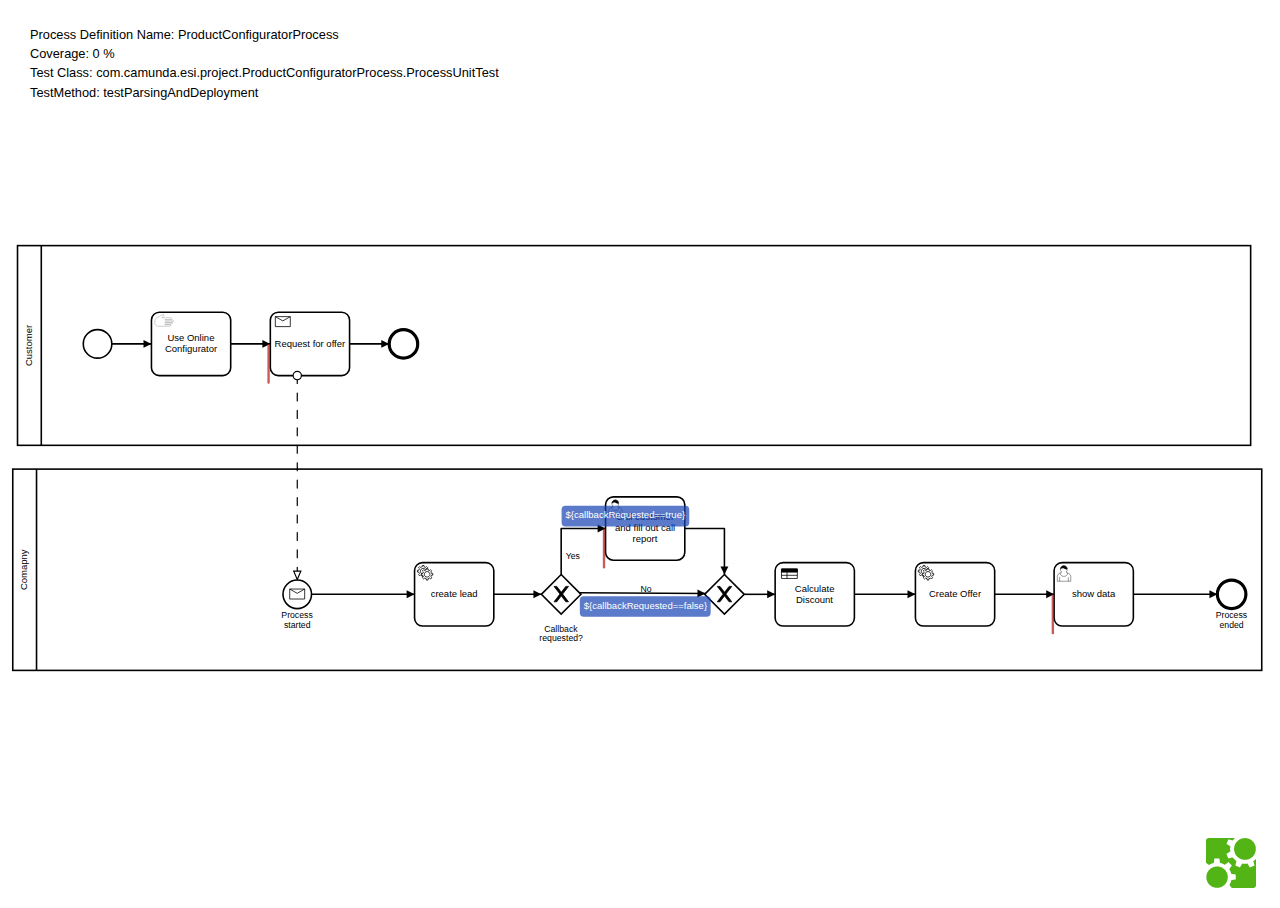
<file: ProductConfiguratorProcess/target/process-test-coverage/com.camunda.esi.project.ProductConfiguratorProcess.ProcessUnitTest/testParsingAndDeployment_ProductConfiguratorProcess.html>
<!doctype html>
<html lang="en">
<head>
  <meta charset="utf-8">
  <meta http-equiv="content-type" content="text/html; charset=utf-8">
  <meta http-equiv="X-UA-Compatible" content="IE=edge,chrome=1">

  <meta http-equiv="cache-control" content="max-age=0" />
  <meta http-equiv="cache-control" content="no-cache" />
  <meta http-equiv="expires" content="0" />
  <meta http-equiv="pragma" content="no-cache" />

  <style type="text/css">
    html, body, #canvas {
      height: 100%;
      padding: 0;
    }
    
    .transaction-boundary {
      background-color: rgba(180, 21, 21, 0.7);
      border-radius: 1px;
      min-height: 50px;
      width: 3px;
    }

    .execution-listener {
      background-color: rgba(21, 66, 180, 0.7);
      color: White;
      border-radius: 5px;
      font-family: Arial;
      font-size: 12px;
      padding: 5px;
      min-height: 16px;
      min-width: 16px;
      text-align: center;
      white-space: nowrap;
    }

    .highlight:not(.djs-connection) .djs-visual > :nth-child(1) {
      fill: rgba(66, 180, 21, 0.7) !important; /* color elements as green */
    }
    
    .highlight-running .djs-visual > :nth-child(1) {
    	fill: rgba(0, 198, 218, 0.7) !important; /* color still running flow nodes as blue */
    }
    
    #info-box {
   	  margin-left: 20px;
      margin-top: 15px;
      padding: 10px;
      table-layout: fixed;
      border-collapse: collapse;
      position: absolute;
      top: 0px;
      left: 0px;
      font-family: sans-serif;
      line-height: 150%;
      font-size: 80%;
      z-index: 1000;
      background-color: rgba(255,255,255,0.90);
      border-radius: 10px;
    }
  </style>

  <title>Process Test Coverage Report</title>
</head>
<body>

  <div id="info-box">
	<div>Process Definition Name: ProductConfiguratorProcess</div>
	<div>Coverage: 0 %</div>
	<div>Test Class: com.camunda.esi.project.ProductConfiguratorProcess.ProcessUnitTest</div>
	<div>TestMethod: testParsingAndDeployment</div>
  </div>
  
  <!-- element to draw bpmn diagram in -->
  <div id="canvas"></div>

  <!-- scripts -->

  <!-- seed dependencies (required for demo only) -->
  <script src="../bower_components/jquery/dist/jquery.js"></script>

  <!-- bpmn-js viewer -->
  <script src="../bower_components/bpmn-js/dist/bpmn-navigated-viewer.js"></script>

  <!-- application -->
  <script>
    (function(NavigatedViewer, $) {

      // create viewer
      var bpmnViewer = new NavigatedViewer({
        container: '#canvas'
      });


      // import function
      function importXML(xml) {

        // import diagram
        bpmnViewer.importXML(xml, function(err) {

          if (err) {
            return console.error('could not import BPMN 2.0 diagram', err);
          }

          var canvas = bpmnViewer.get('canvas'),
              overlays = bpmnViewer.get('overlays');


          // zoom to fit full viewport
          canvas.zoom('fit-viewport', true);

      // visualizations          
      elementRegistry = bpmnViewer.get('elementRegistry');
      var elements = elementRegistry.getAll();
      console.log(elements);
      for (var i = 0; i < elements.length; i++) {
        var element = elements[i];
        if (element.type != 'label') {
          
          // Transaction Boundaries
          if (element.businessObject.$attrs["camunda:asyncBefore"]
                || element.businessObject.$attrs["camunda:async"]
                || element.type == 'bpmn:ReceiveTask'
                || element.type == 'bpmn:UserTask'
                || element.type == 'bpmn:IntermediateCatchEvent'
             ) {
            overlays.add(element.id, 'note', {
              position: {
                bottom: (element.type == 'bpmn:IntermediateCatchEvent' ? 18 : 40),
                left: -4
              },
              html: '<div class="transaction-boundary"></div>'
            });
          }
          if (element.businessObject.$attrs["camunda:asyncAfter"]) {
            overlays.add(element.id, 'note', {
              position: {
                bottom: 19,
                right: -1
              },
              html: '<div class="transaction-boundary"></div>'
            });
          }
          
          if (element.businessObject.extensionElements) {
            var extensionElements = element.businessObject.extensionElements.values;
            for (var j = 0; j < extensionElements.length; j++) {
              console.log(extensionElements[j]);
              if (extensionElements[j].$type == 'camunda:executionListener') {
                if (extensionElements[j].event == 'end') {
                  overlays.add(element.id, 'note', {
                    position: {
                      bottom: 0,
                      right: 0
                    },
                    html: '<div class="execution-listener">' + extensionElements[j].expression + '</div>'
                  });
                }
                if (extensionElements[j].event == 'start') {
                  overlays.add(element.id, 'note', {
                    position: {
                      bottom: 0,
                      left: 0
                    },
                    html: '<div class="execution-listener">' + extensionElements[j].expression + '</div>'
                  });
                }
              }
            }
          }
 
 		  if (element.type == 'bpmn:SequenceFlow' && element.businessObject.conditionExpression) {
 		      var position = {
                      left: 0
                    }
              if (element.waypoints[0].y > element.waypoints[element.waypoints.length - 1].y) {
              	position.top = -29;
              } else {
                position.bottom = -3;
              }    
          	  overlays.add(element.id, 'note', {
                    position: position,
                    html: '<div class="execution-listener">' + element.businessObject.conditionExpression.body + '</div>'
                  }); 
		  }
          
          if (element.businessObject.$attrs["camunda:delegateExpression"]) {
            overlays.add(element.id, 'note', {
              position: {
                bottom: -3,
                left: 0
              },
              html: '<div class="execution-listener">' + element.businessObject.$attrs["camunda:delegateExpression"] + '</div>'
            });
          }
          
        }
      }          
          //YOUR ANNOTATIONS GO HERE

        });
      }


      var diagramXML = '<?xml version=\"1.0\" encoding=\"UTF-8\"?>\n<bpmn:definitions xmlns:bpmn=\"http:\/\/www.omg.org\/spec\/BPMN\/20100524\/MODEL\" xmlns:bpmndi=\"http:\/\/www.omg.org\/spec\/BPMN\/20100524\/DI\" xmlns:di=\"http:\/\/www.omg.org\/spec\/DD\/20100524\/DI\" xmlns:dc=\"http:\/\/www.omg.org\/spec\/DD\/20100524\/DC\" xmlns:xsi=\"http:\/\/www.w3.org\/2001\/XMLSchema-instance\" xmlns:camunda=\"http:\/\/camunda.org\/schema\/1.0\/bpmn\" id=\"Definitions_1\" targetNamespace=\"http:\/\/bpmn.io\/schema\/bpmn\" exporter=\"Camunda Modeler\" exporterVersion=\"3.0.0-beta.2\">\n  <bpmn:message id=\"Message_0jqnugo\" name=\"info_req\" \/>\n  <bpmn:collaboration id=\"Collaboration_11s3br8\">\n    <bpmn:participant id=\"Participant_1ymuoco\" name=\"Comapny\" processRef=\"ProductConfiguratorProcess\" \/>\n    <bpmn:participant id=\"Participant_13yhzr1\" name=\"Customer\" processRef=\"Process_1qf5evy\" \/>\n    <bpmn:messageFlow id=\"MessageFlow_0i9r4of\" sourceRef=\"Task_0cdypcz\" targetRef=\"StartEventProcessStarted\" \/>\n  <\/bpmn:collaboration>\n  <bpmn:process id=\"ProductConfiguratorProcess\" name=\"ProductConfiguratorProcess\" isExecutable=\"true\">\n    <bpmn:endEvent id=\"EndEventProcessEnded\" name=\"Process&#10;ended\">\n      <bpmn:incoming>SequenceFlow_0qlf72j<\/bpmn:incoming>\n    <\/bpmn:endEvent>\n    <bpmn:serviceTask id=\"Task_034d6qb\" name=\"create lead\" camunda:class=\"com.camunda.esi.project.ProductConfiguratorProcess.CreateLeadDelegate\">\n      <bpmn:incoming>SequenceFlow1<\/bpmn:incoming>\n      <bpmn:outgoing>SequenceFlow_1khiufz<\/bpmn:outgoing>\n    <\/bpmn:serviceTask>\n    <bpmn:exclusiveGateway id=\"ExclusiveGateway_0moy0ov\" name=\"Callback requested?\">\n      <bpmn:incoming>SequenceFlow_1khiufz<\/bpmn:incoming>\n      <bpmn:outgoing>SequenceFlow_04uy4j3<\/bpmn:outgoing>\n      <bpmn:outgoing>SequenceFlow_0j1b8cx<\/bpmn:outgoing>\n    <\/bpmn:exclusiveGateway>\n    <bpmn:exclusiveGateway id=\"ExclusiveGateway_1o4pn34\">\n      <bpmn:incoming>SequenceFlow_0j1b8cx<\/bpmn:incoming>\n      <bpmn:incoming>SequenceFlow_0jb2ghv<\/bpmn:incoming>\n      <bpmn:outgoing>SequenceFlow_01smyyn<\/bpmn:outgoing>\n    <\/bpmn:exclusiveGateway>\n    <bpmn:userTask id=\"UserTask_1en8yn8\" name=\"Call customer and fill out call report\">\n      <bpmn:extensionElements>\n        <camunda:formData>\n          <camunda:formField id=\"customerName\" label=\"Name\" type=\"string\" \/>\n          <camunda:formField id=\"customerEmail\" label=\"Email\" type=\"string\" \/>\n          <camunda:formField id=\"customerType\" label=\"Customer Type\" type=\"string\" \/>\n          <camunda:formField id=\"specialDiscount\" label=\"Special Discount\" type=\"boolean\" \/>\n          <camunda:formField id=\"numberOfItems\" label=\"Number of Items\" type=\"long\" \/>\n          <camunda:formField id=\"salesmanNotes\" label=\"Notes\" type=\"string\" \/>\n        <\/camunda:formData>\n      <\/bpmn:extensionElements>\n      <bpmn:incoming>SequenceFlow_04uy4j3<\/bpmn:incoming>\n      <bpmn:outgoing>SequenceFlow_0jb2ghv<\/bpmn:outgoing>\n    <\/bpmn:userTask>\n    <bpmn:businessRuleTask id=\"BusinessRuleTask_0kc3598\" name=\"Calculate Discount\" camunda:resultVariable=\"discount\" camunda:decisionRef=\"CalculateDiscount\" camunda:mapDecisionResult=\"singleEntry\">\n      <bpmn:incoming>SequenceFlow_01smyyn<\/bpmn:incoming>\n      <bpmn:outgoing>SequenceFlow_1e85z59<\/bpmn:outgoing>\n    <\/bpmn:businessRuleTask>\n    <bpmn:serviceTask id=\"ServiceTask_1660ilh\" name=\"Create Offer\" camunda:class=\"com.camunda.esi.project.ProductConfiguratorProcess.CreateLeadDelegate\">\n      <bpmn:incoming>SequenceFlow_1e85z59<\/bpmn:incoming>\n      <bpmn:outgoing>SequenceFlow_0sxd5ul<\/bpmn:outgoing>\n    <\/bpmn:serviceTask>\n    <bpmn:userTask id=\"Task_1mb0mot\" name=\"show data\">\n      <bpmn:extensionElements>\n        <camunda:formData>\n          <camunda:formField id=\"customerName\" label=\"Name\" type=\"string\" \/>\n          <camunda:formField id=\"customerEmail\" label=\"Email\" type=\"string\" \/>\n        <\/camunda:formData>\n      <\/bpmn:extensionElements>\n      <bpmn:incoming>SequenceFlow_0sxd5ul<\/bpmn:incoming>\n      <bpmn:outgoing>SequenceFlow_0qlf72j<\/bpmn:outgoing>\n    <\/bpmn:userTask>\n    <bpmn:startEvent id=\"StartEventProcessStarted\" name=\"Process&#10;started\">\n      <bpmn:outgoing>SequenceFlow1<\/bpmn:outgoing>\n      <bpmn:messageEventDefinition messageRef=\"Message_1wodmmt\" \/>\n    <\/bpmn:startEvent>\n    <bpmn:sequenceFlow id=\"SequenceFlow_0sxd5ul\" sourceRef=\"ServiceTask_1660ilh\" targetRef=\"Task_1mb0mot\" \/>\n    <bpmn:sequenceFlow id=\"SequenceFlow_0qlf72j\" sourceRef=\"Task_1mb0mot\" targetRef=\"EndEventProcessEnded\" \/>\n    <bpmn:sequenceFlow id=\"SequenceFlow_1khiufz\" sourceRef=\"Task_034d6qb\" targetRef=\"ExclusiveGateway_0moy0ov\" \/>\n    <bpmn:sequenceFlow id=\"SequenceFlow_1e85z59\" sourceRef=\"BusinessRuleTask_0kc3598\" targetRef=\"ServiceTask_1660ilh\" \/>\n    <bpmn:sequenceFlow id=\"SequenceFlow_01smyyn\" sourceRef=\"ExclusiveGateway_1o4pn34\" targetRef=\"BusinessRuleTask_0kc3598\" \/>\n    <bpmn:sequenceFlow id=\"SequenceFlow_0jb2ghv\" sourceRef=\"UserTask_1en8yn8\" targetRef=\"ExclusiveGateway_1o4pn34\" \/>\n    <bpmn:sequenceFlow id=\"SequenceFlow_0j1b8cx\" name=\"No\" sourceRef=\"ExclusiveGateway_0moy0ov\" targetRef=\"ExclusiveGateway_1o4pn34\">\n      <bpmn:conditionExpression xsi:type=\"bpmn:tFormalExpression\">${callbackRequested==false}<\/bpmn:conditionExpression>\n    <\/bpmn:sequenceFlow>\n    <bpmn:sequenceFlow id=\"SequenceFlow_04uy4j3\" name=\"Yes\" sourceRef=\"ExclusiveGateway_0moy0ov\" targetRef=\"UserTask_1en8yn8\">\n      <bpmn:conditionExpression xsi:type=\"bpmn:tFormalExpression\">${callbackRequested==true}<\/bpmn:conditionExpression>\n    <\/bpmn:sequenceFlow>\n    <bpmn:sequenceFlow id=\"SequenceFlow1\" sourceRef=\"StartEventProcessStarted\" targetRef=\"Task_034d6qb\" \/>\n  <\/bpmn:process>\n  <bpmn:process id=\"Process_1qf5evy\" isExecutable=\"false\">\n    <bpmn:startEvent id=\"StartEvent_1fyuk21\">\n      <bpmn:outgoing>SequenceFlow_0ob70af<\/bpmn:outgoing>\n    <\/bpmn:startEvent>\n    <bpmn:manualTask id=\"Task_1mql2u8\" name=\"Use Online Configurator\">\n      <bpmn:incoming>SequenceFlow_0ob70af<\/bpmn:incoming>\n      <bpmn:outgoing>SequenceFlow_1g0y5in<\/bpmn:outgoing>\n    <\/bpmn:manualTask>\n    <bpmn:receiveTask id=\"Task_0cdypcz\" name=\"Request for offer\" messageRef=\"Message_1wet06e\">\n      <bpmn:incoming>SequenceFlow_1g0y5in<\/bpmn:incoming>\n      <bpmn:outgoing>SequenceFlow_0g88a34<\/bpmn:outgoing>\n    <\/bpmn:receiveTask>\n    <bpmn:endEvent id=\"EndEvent_0u25kdt\">\n      <bpmn:incoming>SequenceFlow_0g88a34<\/bpmn:incoming>\n    <\/bpmn:endEvent>\n    <bpmn:sequenceFlow id=\"SequenceFlow_0ob70af\" sourceRef=\"StartEvent_1fyuk21\" targetRef=\"Task_1mql2u8\" \/>\n    <bpmn:sequenceFlow id=\"SequenceFlow_1g0y5in\" sourceRef=\"Task_1mql2u8\" targetRef=\"Task_0cdypcz\" \/>\n    <bpmn:sequenceFlow id=\"SequenceFlow_0g88a34\" sourceRef=\"Task_0cdypcz\" targetRef=\"EndEvent_0u25kdt\" \/>\n  <\/bpmn:process>\n  <bpmn:message id=\"Message_1wodmmt\" name=\"info_req\" \/>\n  <bpmn:message id=\"Message_1wet06e\" name=\"info_req\" \/>\n  <bpmndi:BPMNDiagram id=\"BPMNDiagram_1\">\n    <bpmndi:BPMNPlane id=\"BPMNPlane_1\" bpmnElement=\"Collaboration_11s3br8\">\n      <bpmndi:BPMNShape id=\"Participant_1ymuoco_di\" bpmnElement=\"Participant_1ymuoco\" isHorizontal=\"true\">\n        <dc:Bounds x=\"156\" y=\"363\" width=\"1576\" height=\"254\" \/>\n      <\/bpmndi:BPMNShape>\n      <bpmndi:BPMNShape id=\"EndEvent_0fkea3f_di\" bpmnElement=\"EndEventProcessEnded\">\n        <dc:Bounds x=\"1676\" y=\"503\" width=\"36\" height=\"36\" \/>\n        <bpmndi:BPMNLabel>\n          <dc:Bounds x=\"1674\" y=\"539\" width=\"40\" height=\"27\" \/>\n        <\/bpmndi:BPMNLabel>\n      <\/bpmndi:BPMNShape>\n      <bpmndi:BPMNShape id=\"ServiceTask_0jot0bu_di\" bpmnElement=\"Task_034d6qb\">\n        <dc:Bounds x=\"663\" y=\"481\" width=\"100\" height=\"80\" \/>\n      <\/bpmndi:BPMNShape>\n      <bpmndi:BPMNShape id=\"ExclusiveGateway_0moy0ov_di\" bpmnElement=\"ExclusiveGateway_0moy0ov\" isMarkerVisible=\"true\">\n        <dc:Bounds x=\"823\" y=\"496\" width=\"50\" height=\"50\" \/>\n        <bpmndi:BPMNLabel>\n          <dc:Bounds x=\"820\" y=\"556\" width=\"56\" height=\"27\" \/>\n        <\/bpmndi:BPMNLabel>\n      <\/bpmndi:BPMNShape>\n      <bpmndi:BPMNShape id=\"ExclusiveGateway_1o4pn34_di\" bpmnElement=\"ExclusiveGateway_1o4pn34\" isMarkerVisible=\"true\">\n        <dc:Bounds x=\"1029\" y=\"496\" width=\"50\" height=\"50\" \/>\n      <\/bpmndi:BPMNShape>\n      <bpmndi:BPMNShape id=\"UserTask_1en8yn8_di\" bpmnElement=\"UserTask_1en8yn8\">\n        <dc:Bounds x=\"904\" y=\"398\" width=\"100\" height=\"80\" \/>\n      <\/bpmndi:BPMNShape>\n      <bpmndi:BPMNShape id=\"BusinessRuleTask_0kc3598_di\" bpmnElement=\"BusinessRuleTask_0kc3598\">\n        <dc:Bounds x=\"1118\" y=\"481\" width=\"100\" height=\"80\" \/>\n      <\/bpmndi:BPMNShape>\n      <bpmndi:BPMNShape id=\"ServiceTask_1660ilh_di\" bpmnElement=\"ServiceTask_1660ilh\">\n        <dc:Bounds x=\"1295\" y=\"481\" width=\"100\" height=\"80\" \/>\n      <\/bpmndi:BPMNShape>\n      <bpmndi:BPMNShape id=\"UserTask_0t26l3p_di\" bpmnElement=\"Task_1mb0mot\">\n        <dc:Bounds x=\"1470\" y=\"481\" width=\"100\" height=\"80\" \/>\n      <\/bpmndi:BPMNShape>\n      <bpmndi:BPMNEdge id=\"SequenceFlow_0sxd5ul_di\" bpmnElement=\"SequenceFlow_0sxd5ul\">\n        <di:waypoint x=\"1395\" y=\"521\" \/>\n        <di:waypoint x=\"1470\" y=\"521\" \/>\n      <\/bpmndi:BPMNEdge>\n      <bpmndi:BPMNEdge id=\"SequenceFlow_0qlf72j_di\" bpmnElement=\"SequenceFlow_0qlf72j\">\n        <di:waypoint x=\"1570\" y=\"521\" \/>\n        <di:waypoint x=\"1676\" y=\"521\" \/>\n      <\/bpmndi:BPMNEdge>\n      <bpmndi:BPMNEdge id=\"SequenceFlow_1khiufz_di\" bpmnElement=\"SequenceFlow_1khiufz\">\n        <di:waypoint x=\"763\" y=\"521\" \/>\n        <di:waypoint x=\"823\" y=\"521\" \/>\n      <\/bpmndi:BPMNEdge>\n      <bpmndi:BPMNEdge id=\"SequenceFlow_1e85z59_di\" bpmnElement=\"SequenceFlow_1e85z59\">\n        <di:waypoint x=\"1218\" y=\"521\" \/>\n        <di:waypoint x=\"1295\" y=\"521\" \/>\n      <\/bpmndi:BPMNEdge>\n      <bpmndi:BPMNEdge id=\"SequenceFlow_01smyyn_di\" bpmnElement=\"SequenceFlow_01smyyn\">\n        <di:waypoint x=\"1079\" y=\"521\" \/>\n        <di:waypoint x=\"1118\" y=\"521\" \/>\n      <\/bpmndi:BPMNEdge>\n      <bpmndi:BPMNEdge id=\"SequenceFlow_0jb2ghv_di\" bpmnElement=\"SequenceFlow_0jb2ghv\">\n        <di:waypoint x=\"1004\" y=\"438\" \/>\n        <di:waypoint x=\"1054\" y=\"438\" \/>\n        <di:waypoint x=\"1054\" y=\"496\" \/>\n      <\/bpmndi:BPMNEdge>\n      <bpmndi:BPMNEdge id=\"SequenceFlow_0j1b8cx_di\" bpmnElement=\"SequenceFlow_0j1b8cx\">\n        <di:waypoint x=\"871\" y=\"519\" \/>\n        <di:waypoint x=\"1030\" y=\"520\" \/>\n        <bpmndi:BPMNLabel>\n          <dc:Bounds x=\"947\" y=\"506\" width=\"15\" height=\"14\" \/>\n        <\/bpmndi:BPMNLabel>\n      <\/bpmndi:BPMNEdge>\n      <bpmndi:BPMNEdge id=\"SequenceFlow_04uy4j3_di\" bpmnElement=\"SequenceFlow_04uy4j3\">\n        <di:waypoint x=\"848\" y=\"496\" \/>\n        <di:waypoint x=\"848\" y=\"438\" \/>\n        <di:waypoint x=\"904\" y=\"438\" \/>\n        <bpmndi:BPMNLabel>\n          <dc:Bounds x=\"854\" y=\"464\" width=\"18\" height=\"14\" \/>\n        <\/bpmndi:BPMNLabel>\n      <\/bpmndi:BPMNEdge>\n      <bpmndi:BPMNEdge id=\"SequenceFlow_08va5r8_di\" bpmnElement=\"SequenceFlow1\">\n        <di:waypoint x=\"533\" y=\"521\" \/>\n        <di:waypoint x=\"663\" y=\"521\" \/>\n        <bpmndi:BPMNLabel>\n          <dc:Bounds x=\"337.5\" y=\"110\" width=\"90\" height=\"20\" \/>\n        <\/bpmndi:BPMNLabel>\n      <\/bpmndi:BPMNEdge>\n      <bpmndi:BPMNShape id=\"Participant_13yhzr1_di\" bpmnElement=\"Participant_13yhzr1\" isHorizontal=\"true\">\n        <dc:Bounds x=\"162\" y=\"81\" width=\"1556\" height=\"252\" \/>\n      <\/bpmndi:BPMNShape>\n      <bpmndi:BPMNShape id=\"StartEvent_1fyuk21_di\" bpmnElement=\"StartEvent_1fyuk21\">\n        <dc:Bounds x=\"245\" y=\"187\" width=\"36\" height=\"36\" \/>\n      <\/bpmndi:BPMNShape>\n      <bpmndi:BPMNEdge id=\"SequenceFlow_0ob70af_di\" bpmnElement=\"SequenceFlow_0ob70af\">\n        <di:waypoint x=\"281\" y=\"205\" \/>\n        <di:waypoint x=\"331\" y=\"205\" \/>\n      <\/bpmndi:BPMNEdge>\n      <bpmndi:BPMNShape id=\"ManualTask_1slwidb_di\" bpmnElement=\"Task_1mql2u8\">\n        <dc:Bounds x=\"331\" y=\"165\" width=\"100\" height=\"80\" \/>\n      <\/bpmndi:BPMNShape>\n      <bpmndi:BPMNEdge id=\"SequenceFlow_1g0y5in_di\" bpmnElement=\"SequenceFlow_1g0y5in\">\n        <di:waypoint x=\"431\" y=\"205\" \/>\n        <di:waypoint x=\"481\" y=\"205\" \/>\n      <\/bpmndi:BPMNEdge>\n      <bpmndi:BPMNShape id=\"ReceiveTask_1nlgnoa_di\" bpmnElement=\"Task_0cdypcz\">\n        <dc:Bounds x=\"481\" y=\"165\" width=\"100\" height=\"80\" \/>\n      <\/bpmndi:BPMNShape>\n      <bpmndi:BPMNShape id=\"EndEvent_0u25kdt_di\" bpmnElement=\"EndEvent_0u25kdt\">\n        <dc:Bounds x=\"631\" y=\"187\" width=\"36\" height=\"36\" \/>\n      <\/bpmndi:BPMNShape>\n      <bpmndi:BPMNEdge id=\"SequenceFlow_0g88a34_di\" bpmnElement=\"SequenceFlow_0g88a34\">\n        <di:waypoint x=\"581\" y=\"205\" \/>\n        <di:waypoint x=\"631\" y=\"205\" \/>\n      <\/bpmndi:BPMNEdge>\n      <bpmndi:BPMNEdge id=\"MessageFlow_0i9r4of_di\" bpmnElement=\"MessageFlow_0i9r4of\">\n        <di:waypoint x=\"515\" y=\"245\" \/>\n        <di:waypoint x=\"515\" y=\"503\" \/>\n      <\/bpmndi:BPMNEdge>\n      <bpmndi:BPMNShape id=\"StartEvent_1tebuvy_di\" bpmnElement=\"StartEventProcessStarted\">\n        <dc:Bounds x=\"497\" y=\"503\" width=\"36\" height=\"36\" \/>\n        <bpmndi:BPMNLabel>\n          <dc:Bounds x=\"495\" y=\"539\" width=\"40\" height=\"27\" \/>\n        <\/bpmndi:BPMNLabel>\n      <\/bpmndi:BPMNShape>\n    <\/bpmndi:BPMNPlane>\n  <\/bpmndi:BPMNDiagram>\n<\/bpmn:definitions>\n';
      importXML(diagramXML);

    })(window.BpmnJS, window.jQuery);
  </script>
</body>
</html>
</file>
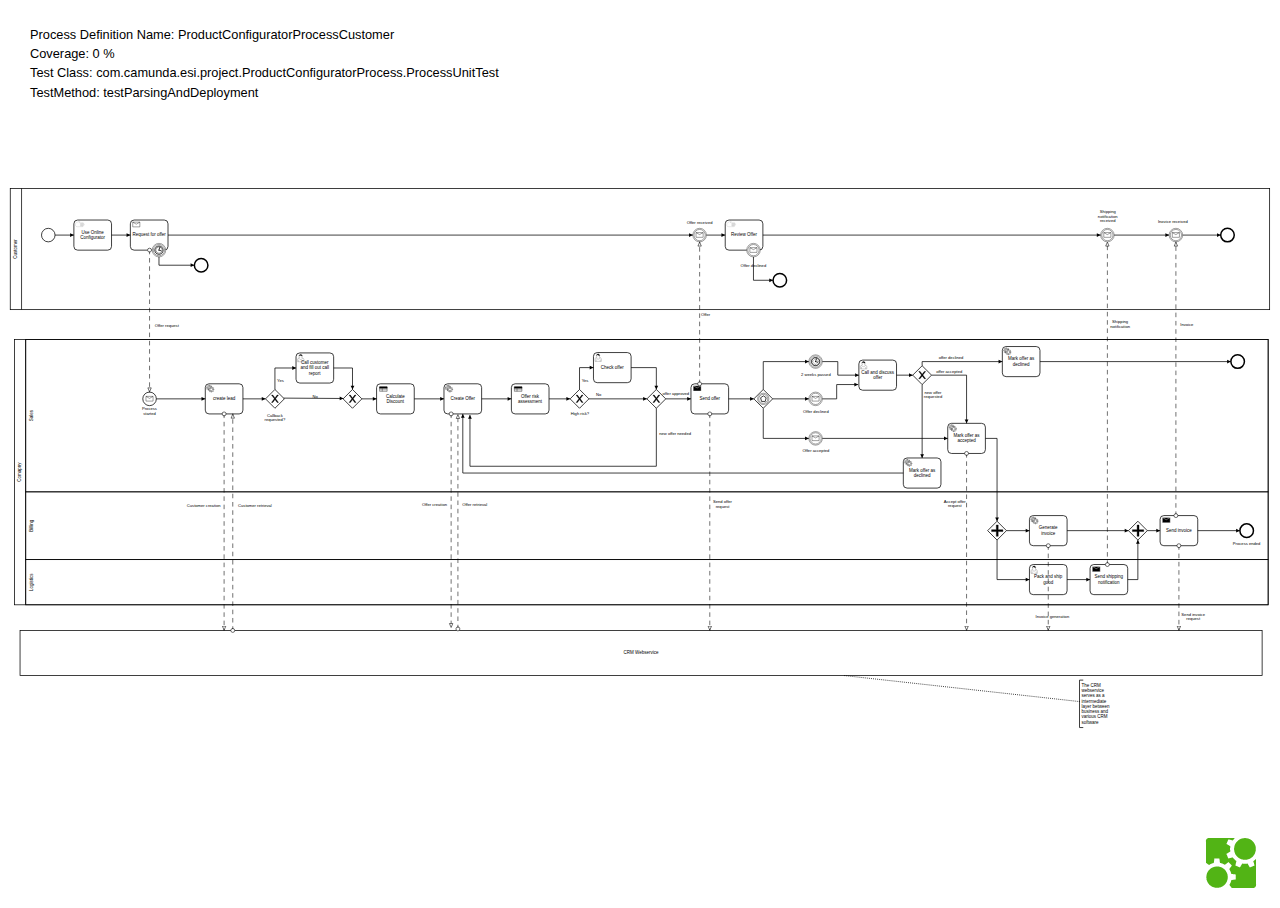
<file: ProductConfiguratorProcess/target/process-test-coverage/com.camunda.esi.project.ProductConfiguratorProcess.ProcessUnitTest/testParsingAndDeployment_ProductConfiguratorProcessCustomer.html>
<!doctype html>
<html lang="en">
<head>
  <meta charset="utf-8">
  <meta http-equiv="content-type" content="text/html; charset=utf-8">
  <meta http-equiv="X-UA-Compatible" content="IE=edge,chrome=1">

  <meta http-equiv="cache-control" content="max-age=0" />
  <meta http-equiv="cache-control" content="no-cache" />
  <meta http-equiv="expires" content="0" />
  <meta http-equiv="pragma" content="no-cache" />

  <style type="text/css">
    html, body, #canvas {
      height: 100%;
      padding: 0;
    }
    
    .transaction-boundary {
      background-color: rgba(180, 21, 21, 0.7);
      border-radius: 1px;
      min-height: 50px;
      width: 3px;
    }

    .execution-listener {
      background-color: rgba(21, 66, 180, 0.7);
      color: White;
      border-radius: 5px;
      font-family: Arial;
      font-size: 12px;
      padding: 5px;
      min-height: 16px;
      min-width: 16px;
      text-align: center;
      white-space: nowrap;
    }

    .highlight:not(.djs-connection) .djs-visual > :nth-child(1) {
      fill: rgba(66, 180, 21, 0.7) !important; /* color elements as green */
    }
    
    .highlight-running .djs-visual > :nth-child(1) {
    	fill: rgba(0, 198, 218, 0.7) !important; /* color still running flow nodes as blue */
    }
    
    #info-box {
   	  margin-left: 20px;
      margin-top: 15px;
      padding: 10px;
      table-layout: fixed;
      border-collapse: collapse;
      position: absolute;
      top: 0px;
      left: 0px;
      font-family: sans-serif;
      line-height: 150%;
      font-size: 80%;
      z-index: 1000;
      background-color: rgba(255,255,255,0.90);
      border-radius: 10px;
    }
  </style>

  <title>Process Test Coverage Report</title>
</head>
<body>

  <div id="info-box">
	<div>Process Definition Name: ProductConfiguratorProcessCustomer</div>
	<div>Coverage: 0 %</div>
	<div>Test Class: com.camunda.esi.project.ProductConfiguratorProcess.ProcessUnitTest</div>
	<div>TestMethod: testParsingAndDeployment</div>
  </div>
  
  <!-- element to draw bpmn diagram in -->
  <div id="canvas"></div>

  <!-- scripts -->

  <!-- seed dependencies (required for demo only) -->
  <script src="../bower_components/jquery/dist/jquery.js"></script>

  <!-- bpmn-js viewer -->
  <script src="../bower_components/bpmn-js/dist/bpmn-navigated-viewer.js"></script>

  <!-- application -->
  <script>
    (function(NavigatedViewer, $) {

      // create viewer
      var bpmnViewer = new NavigatedViewer({
        container: '#canvas'
      });


      // import function
      function importXML(xml) {

        // import diagram
        bpmnViewer.importXML(xml, function(err) {

          if (err) {
            return console.error('could not import BPMN 2.0 diagram', err);
          }

          var canvas = bpmnViewer.get('canvas'),
              overlays = bpmnViewer.get('overlays');


          // zoom to fit full viewport
          canvas.zoom('fit-viewport', true);

      // visualizations          
      elementRegistry = bpmnViewer.get('elementRegistry');
      var elements = elementRegistry.getAll();
      console.log(elements);
      for (var i = 0; i < elements.length; i++) {
        var element = elements[i];
        if (element.type != 'label') {
          
          // Transaction Boundaries
          if (element.businessObject.$attrs["camunda:asyncBefore"]
                || element.businessObject.$attrs["camunda:async"]
                || element.type == 'bpmn:ReceiveTask'
                || element.type == 'bpmn:UserTask'
                || element.type == 'bpmn:IntermediateCatchEvent'
             ) {
            overlays.add(element.id, 'note', {
              position: {
                bottom: (element.type == 'bpmn:IntermediateCatchEvent' ? 18 : 40),
                left: -4
              },
              html: '<div class="transaction-boundary"></div>'
            });
          }
          if (element.businessObject.$attrs["camunda:asyncAfter"]) {
            overlays.add(element.id, 'note', {
              position: {
                bottom: 19,
                right: -1
              },
              html: '<div class="transaction-boundary"></div>'
            });
          }
          
          if (element.businessObject.extensionElements) {
            var extensionElements = element.businessObject.extensionElements.values;
            for (var j = 0; j < extensionElements.length; j++) {
              console.log(extensionElements[j]);
              if (extensionElements[j].$type == 'camunda:executionListener') {
                if (extensionElements[j].event == 'end') {
                  overlays.add(element.id, 'note', {
                    position: {
                      bottom: 0,
                      right: 0
                    },
                    html: '<div class="execution-listener">' + extensionElements[j].expression + '</div>'
                  });
                }
                if (extensionElements[j].event == 'start') {
                  overlays.add(element.id, 'note', {
                    position: {
                      bottom: 0,
                      left: 0
                    },
                    html: '<div class="execution-listener">' + extensionElements[j].expression + '</div>'
                  });
                }
              }
            }
          }
 
 		  if (element.type == 'bpmn:SequenceFlow' && element.businessObject.conditionExpression) {
 		      var position = {
                      left: 0
                    }
              if (element.waypoints[0].y > element.waypoints[element.waypoints.length - 1].y) {
              	position.top = -29;
              } else {
                position.bottom = -3;
              }    
          	  overlays.add(element.id, 'note', {
                    position: position,
                    html: '<div class="execution-listener">' + element.businessObject.conditionExpression.body + '</div>'
                  }); 
		  }
          
          if (element.businessObject.$attrs["camunda:delegateExpression"]) {
            overlays.add(element.id, 'note', {
              position: {
                bottom: -3,
                left: 0
              },
              html: '<div class="execution-listener">' + element.businessObject.$attrs["camunda:delegateExpression"] + '</div>'
            });
          }
          
        }
      }          
          //YOUR ANNOTATIONS GO HERE

        });
      }


      var diagramXML = '<?xml version=\"1.0\" encoding=\"UTF-8\"?>\n<bpmn:definitions xmlns:bpmn=\"http:\/\/www.omg.org\/spec\/BPMN\/20100524\/MODEL\" xmlns:bpmndi=\"http:\/\/www.omg.org\/spec\/BPMN\/20100524\/DI\" xmlns:di=\"http:\/\/www.omg.org\/spec\/DD\/20100524\/DI\" xmlns:dc=\"http:\/\/www.omg.org\/spec\/DD\/20100524\/DC\" xmlns:xsi=\"http:\/\/www.w3.org\/2001\/XMLSchema-instance\" xmlns:camunda=\"http:\/\/camunda.org\/schema\/1.0\/bpmn\" id=\"Definitions_1\" targetNamespace=\"http:\/\/bpmn.io\/schema\/bpmn\" exporter=\"Camunda Modeler\" exporterVersion=\"3.0.0-beta.2\">\n  <bpmn:message id=\"Message_0jqnugo\" name=\"info_req\" \/>\n  <bpmn:collaboration id=\"Collaboration_11s3br8\">\n    <bpmn:participant id=\"Participant_1ymuoco\" name=\"Comapny\" processRef=\"ProductConfiguratorProcess\" \/>\n    <bpmn:participant id=\"Participant_13yhzr1\" name=\"Customer\" processRef=\"ProductConfiguratorProcessCustomer\" \/>\n    <bpmn:participant id=\"Participant_0pmthxr\" name=\"CRM Webservice\" \/>\n    <bpmn:messageFlow id=\"MessageFlow_0i9r4of\" name=\"Offer request\" sourceRef=\"Task_0cdypcz\" targetRef=\"StartEventProcessStarted\" \/>\n    <bpmn:messageFlow id=\"MessageFlow_1hco4rj\" name=\"Offer\" sourceRef=\"Task_0np7v3k\" targetRef=\"IntermediateThrowEvent_041x1vh\" \/>\n    <bpmn:messageFlow id=\"MessageFlow_1degqo6\" name=\"Customer creation\" sourceRef=\"Task_034d6qb\" targetRef=\"Participant_0pmthxr\" \/>\n    <bpmn:messageFlow id=\"MessageFlow_1nrupqb\" name=\"Offer creation\" sourceRef=\"ServiceTask_1660ilh\" targetRef=\"Participant_0pmthxr\" \/>\n    <bpmn:messageFlow id=\"MessageFlow_0pzh9u4\" name=\"Send offer request\" sourceRef=\"Task_0np7v3k\" targetRef=\"Participant_0pmthxr\" \/>\n    <bpmn:messageFlow id=\"MessageFlow_0720kt9\" name=\"Accept offer request\" sourceRef=\"Task_128awu4\" targetRef=\"Participant_0pmthxr\" \/>\n    <bpmn:messageFlow id=\"MessageFlow_1cqzn05\" name=\"Invoice generation\" sourceRef=\"Task_1jfmv7z\" targetRef=\"Participant_0pmthxr\" \/>\n    <bpmn:messageFlow id=\"MessageFlow_05i2610\" name=\"Send invoice request\" sourceRef=\"Task_01fxp1p\" targetRef=\"Participant_0pmthxr\" \/>\n    <bpmn:messageFlow id=\"MessageFlow_1w4aceq\" name=\"Offer retrieval\" sourceRef=\"Participant_0pmthxr\" targetRef=\"ServiceTask_1660ilh\" \/>\n    <bpmn:messageFlow id=\"MessageFlow_0f5jwwg\" name=\"Customer retrieval\" sourceRef=\"Participant_0pmthxr\" targetRef=\"Task_034d6qb\" \/>\n    <bpmn:messageFlow id=\"MessageFlow_0399en0\" name=\"Shipping notification\" sourceRef=\"Task_1y8v2hs\" targetRef=\"IntermediateThrowEvent_08dp4za\" \/>\n    <bpmn:messageFlow id=\"MessageFlow_1glggfu\" name=\"Invoice\" sourceRef=\"Task_01fxp1p\" targetRef=\"IntermediateThrowEvent_0gzvb4v\" \/>\n    <bpmn:textAnnotation id=\"TextAnnotation_15105s6\">\n      <bpmn:text>The CRM webservice serves as a intermediate layer between business and various CRM software<\/bpmn:text>\n    <\/bpmn:textAnnotation>\n    <bpmn:association id=\"Association_0dhhxnh\" sourceRef=\"Participant_0pmthxr\" targetRef=\"TextAnnotation_15105s6\" \/>\n  <\/bpmn:collaboration>\n  <bpmn:process id=\"ProductConfiguratorProcess\" name=\"ProductConfiguratorProcess\" isExecutable=\"true\">\n    <bpmn:laneSet id=\"LaneSet_0jytc6a\">\n      <bpmn:lane id=\"Lane_11a5hxy\" name=\"Sales\">\n        <bpmn:flowNodeRef>Task_034d6qb<\/bpmn:flowNodeRef>\n        <bpmn:flowNodeRef>ExclusiveGateway_0moy0ov<\/bpmn:flowNodeRef>\n        <bpmn:flowNodeRef>ExclusiveGateway_1o4pn34<\/bpmn:flowNodeRef>\n        <bpmn:flowNodeRef>BusinessRuleTask_0kc3598<\/bpmn:flowNodeRef>\n        <bpmn:flowNodeRef>StartEventProcessStarted<\/bpmn:flowNodeRef>\n        <bpmn:flowNodeRef>Task_1vr0arz<\/bpmn:flowNodeRef>\n        <bpmn:flowNodeRef>ExclusiveGateway_1k99yhu<\/bpmn:flowNodeRef>\n        <bpmn:flowNodeRef>ExclusiveGateway_0nz1qpe<\/bpmn:flowNodeRef>\n        <bpmn:flowNodeRef>Task_0np7v3k<\/bpmn:flowNodeRef>\n        <bpmn:flowNodeRef>ExclusiveGateway_1d8e7fc<\/bpmn:flowNodeRef>\n        <bpmn:flowNodeRef>IntermediateCatchEvent_07jd2g7<\/bpmn:flowNodeRef>\n        <bpmn:flowNodeRef>IntermediateCatchEvent_0cb57zr<\/bpmn:flowNodeRef>\n        <bpmn:flowNodeRef>IntermediateCatchEvent_1wl2b0l<\/bpmn:flowNodeRef>\n        <bpmn:flowNodeRef>Task_128awu4<\/bpmn:flowNodeRef>\n        <bpmn:flowNodeRef>Task_1o0bu6n<\/bpmn:flowNodeRef>\n        <bpmn:flowNodeRef>ExclusiveGateway_014flfl<\/bpmn:flowNodeRef>\n        <bpmn:flowNodeRef>UserTask_1en8yn8<\/bpmn:flowNodeRef>\n        <bpmn:flowNodeRef>Task_1slsz47<\/bpmn:flowNodeRef>\n        <bpmn:flowNodeRef>ServiceTask_1660ilh<\/bpmn:flowNodeRef>\n        <bpmn:flowNodeRef>Task_0zp7ss8<\/bpmn:flowNodeRef>\n        <bpmn:flowNodeRef>EndEvent_1khdw9h<\/bpmn:flowNodeRef>\n        <bpmn:flowNodeRef>Task_13trwmp<\/bpmn:flowNodeRef>\n      <\/bpmn:lane>\n      <bpmn:lane id=\"Lane_0jncm39\" name=\"Billing\">\n        <bpmn:flowNodeRef>Task_1jfmv7z<\/bpmn:flowNodeRef>\n        <bpmn:flowNodeRef>ExclusiveGateway_1fc8esi<\/bpmn:flowNodeRef>\n        <bpmn:flowNodeRef>EndEvent_10ll2sd<\/bpmn:flowNodeRef>\n        <bpmn:flowNodeRef>ExclusiveGateway_1d6jgib<\/bpmn:flowNodeRef>\n        <bpmn:flowNodeRef>Task_01fxp1p<\/bpmn:flowNodeRef>\n      <\/bpmn:lane>\n      <bpmn:lane id=\"Lane_1g406ji\" name=\"Logistics\">\n        <bpmn:flowNodeRef>Task_0us3uq0<\/bpmn:flowNodeRef>\n        <bpmn:flowNodeRef>Task_1y8v2hs<\/bpmn:flowNodeRef>\n      <\/bpmn:lane>\n    <\/bpmn:laneSet>\n    <bpmn:serviceTask id=\"Task_034d6qb\" name=\"create lead\" camunda:class=\"com.camunda.esi.project.ProductConfiguratorProcess.CreateLeadDelegate\">\n      <bpmn:incoming>SequenceFlow1<\/bpmn:incoming>\n      <bpmn:outgoing>SequenceFlow_1khiufz<\/bpmn:outgoing>\n    <\/bpmn:serviceTask>\n    <bpmn:exclusiveGateway id=\"ExclusiveGateway_0moy0ov\" name=\"Callback requested?\">\n      <bpmn:incoming>SequenceFlow_1khiufz<\/bpmn:incoming>\n      <bpmn:outgoing>SequenceFlow_04uy4j3<\/bpmn:outgoing>\n      <bpmn:outgoing>SequenceFlow_0j1b8cx<\/bpmn:outgoing>\n    <\/bpmn:exclusiveGateway>\n    <bpmn:exclusiveGateway id=\"ExclusiveGateway_1o4pn34\">\n      <bpmn:incoming>SequenceFlow_0j1b8cx<\/bpmn:incoming>\n      <bpmn:incoming>SequenceFlow_0jb2ghv<\/bpmn:incoming>\n      <bpmn:outgoing>SequenceFlow_01smyyn<\/bpmn:outgoing>\n    <\/bpmn:exclusiveGateway>\n    <bpmn:businessRuleTask id=\"BusinessRuleTask_0kc3598\" name=\"Calculate Discount\" camunda:resultVariable=\"discount\" camunda:decisionRef=\"CalculateDiscountNew\" camunda:mapDecisionResult=\"singleEntry\">\n      <bpmn:incoming>SequenceFlow_01smyyn<\/bpmn:incoming>\n      <bpmn:outgoing>SequenceFlow_03hw7go<\/bpmn:outgoing>\n    <\/bpmn:businessRuleTask>\n    <bpmn:startEvent id=\"StartEventProcessStarted\" name=\"Process&#10;started\">\n      <bpmn:outgoing>SequenceFlow1<\/bpmn:outgoing>\n      <bpmn:messageEventDefinition messageRef=\"Message_1wodmmt\" \/>\n    <\/bpmn:startEvent>\n    <bpmn:sequenceFlow id=\"SequenceFlow1\" sourceRef=\"StartEventProcessStarted\" targetRef=\"Task_034d6qb\" \/>\n    <bpmn:sequenceFlow id=\"SequenceFlow_04uy4j3\" name=\"Yes\" sourceRef=\"ExclusiveGateway_0moy0ov\" targetRef=\"UserTask_1en8yn8\">\n      <bpmn:conditionExpression xsi:type=\"bpmn:tFormalExpression\">${callbackRequested==true}<\/bpmn:conditionExpression>\n    <\/bpmn:sequenceFlow>\n    <bpmn:sequenceFlow id=\"SequenceFlow_0j1b8cx\" name=\"No\" sourceRef=\"ExclusiveGateway_0moy0ov\" targetRef=\"ExclusiveGateway_1o4pn34\">\n      <bpmn:conditionExpression xsi:type=\"bpmn:tFormalExpression\">${callbackRequested==false}<\/bpmn:conditionExpression>\n    <\/bpmn:sequenceFlow>\n    <bpmn:sequenceFlow id=\"SequenceFlow_0jb2ghv\" sourceRef=\"UserTask_1en8yn8\" targetRef=\"ExclusiveGateway_1o4pn34\" \/>\n    <bpmn:sequenceFlow id=\"SequenceFlow_01smyyn\" sourceRef=\"ExclusiveGateway_1o4pn34\" targetRef=\"BusinessRuleTask_0kc3598\" \/>\n    <bpmn:sequenceFlow id=\"SequenceFlow_1khiufz\" sourceRef=\"Task_034d6qb\" targetRef=\"ExclusiveGateway_0moy0ov\" \/>\n    <bpmn:sequenceFlow id=\"SequenceFlow_0sxd5ul\" sourceRef=\"ServiceTask_1660ilh\" targetRef=\"Task_1vr0arz\" \/>\n    <bpmn:sequenceFlow id=\"SequenceFlow_03hw7go\" sourceRef=\"BusinessRuleTask_0kc3598\" targetRef=\"ServiceTask_1660ilh\" \/>\n    <bpmn:sequenceFlow id=\"SequenceFlow_1sw9wae\" sourceRef=\"Task_1vr0arz\" targetRef=\"ExclusiveGateway_1k99yhu\" \/>\n    <bpmn:sequenceFlow id=\"SequenceFlow_02auznr\" name=\"No\" sourceRef=\"ExclusiveGateway_1k99yhu\" targetRef=\"ExclusiveGateway_0nz1qpe\">\n      <bpmn:conditionExpression xsi:type=\"bpmn:tFormalExpression\">${offerRisk==\"low\"}<\/bpmn:conditionExpression>\n    <\/bpmn:sequenceFlow>\n    <bpmn:sequenceFlow id=\"SequenceFlow_0s5580a\" name=\"Yes\" sourceRef=\"ExclusiveGateway_1k99yhu\" targetRef=\"Task_1slsz47\">\n      <bpmn:conditionExpression xsi:type=\"bpmn:tFormalExpression\">${offerRisk==\"high\"}<\/bpmn:conditionExpression>\n    <\/bpmn:sequenceFlow>\n    <bpmn:sequenceFlow id=\"SequenceFlow_14xp3tp\" name=\"offer approved\" sourceRef=\"ExclusiveGateway_0nz1qpe\" targetRef=\"Task_0np7v3k\">\n      <bpmn:conditionExpression xsi:type=\"bpmn:tFormalExpression\">${offerApproved==true}<\/bpmn:conditionExpression>\n    <\/bpmn:sequenceFlow>\n    <bpmn:sequenceFlow id=\"SequenceFlow_0tqk52f\" sourceRef=\"Task_1slsz47\" targetRef=\"ExclusiveGateway_0nz1qpe\" \/>\n    <bpmn:businessRuleTask id=\"Task_1vr0arz\" name=\"Offer risk assessment\" camunda:resultVariable=\"offerRisk\" camunda:decisionRef=\"OfferRiskAssessment\" camunda:mapDecisionResult=\"singleEntry\">\n      <bpmn:incoming>SequenceFlow_0sxd5ul<\/bpmn:incoming>\n      <bpmn:outgoing>SequenceFlow_1sw9wae<\/bpmn:outgoing>\n    <\/bpmn:businessRuleTask>\n    <bpmn:exclusiveGateway id=\"ExclusiveGateway_1k99yhu\" name=\"High risk?\">\n      <bpmn:incoming>SequenceFlow_1sw9wae<\/bpmn:incoming>\n      <bpmn:outgoing>SequenceFlow_02auznr<\/bpmn:outgoing>\n      <bpmn:outgoing>SequenceFlow_0s5580a<\/bpmn:outgoing>\n    <\/bpmn:exclusiveGateway>\n    <bpmn:exclusiveGateway id=\"ExclusiveGateway_0nz1qpe\">\n      <bpmn:incoming>SequenceFlow_02auznr<\/bpmn:incoming>\n      <bpmn:incoming>SequenceFlow_0tqk52f<\/bpmn:incoming>\n      <bpmn:outgoing>SequenceFlow_14xp3tp<\/bpmn:outgoing>\n      <bpmn:outgoing>SequenceFlow_1q95nc4<\/bpmn:outgoing>\n    <\/bpmn:exclusiveGateway>\n    <bpmn:sendTask id=\"Task_0np7v3k\" name=\"Send offer\" camunda:class=\"com.camunda.esi.project.ProductConfiguratorProcess.SendOfferDelegate\">\n      <bpmn:incoming>SequenceFlow_14xp3tp<\/bpmn:incoming>\n      <bpmn:outgoing>SequenceFlow_1bgzgbf<\/bpmn:outgoing>\n    <\/bpmn:sendTask>\n    <bpmn:sequenceFlow id=\"SequenceFlow_1bgzgbf\" sourceRef=\"Task_0np7v3k\" targetRef=\"ExclusiveGateway_1d8e7fc\" \/>\n    <bpmn:eventBasedGateway id=\"ExclusiveGateway_1d8e7fc\">\n      <bpmn:incoming>SequenceFlow_1bgzgbf<\/bpmn:incoming>\n      <bpmn:outgoing>SequenceFlow_06vufx1<\/bpmn:outgoing>\n      <bpmn:outgoing>SequenceFlow_1mmhtfz<\/bpmn:outgoing>\n      <bpmn:outgoing>SequenceFlow_1nxm0xj<\/bpmn:outgoing>\n    <\/bpmn:eventBasedGateway>\n    <bpmn:sequenceFlow id=\"SequenceFlow_06vufx1\" sourceRef=\"ExclusiveGateway_1d8e7fc\" targetRef=\"IntermediateCatchEvent_1wl2b0l\" \/>\n    <bpmn:sequenceFlow id=\"SequenceFlow_1mmhtfz\" sourceRef=\"ExclusiveGateway_1d8e7fc\" targetRef=\"IntermediateCatchEvent_0cb57zr\" \/>\n    <bpmn:sequenceFlow id=\"SequenceFlow_1nxm0xj\" sourceRef=\"ExclusiveGateway_1d8e7fc\" targetRef=\"IntermediateCatchEvent_07jd2g7\" \/>\n    <bpmn:sequenceFlow id=\"SequenceFlow_1p7ycjl\" sourceRef=\"IntermediateCatchEvent_1wl2b0l\" targetRef=\"Task_128awu4\" \/>\n    <bpmn:sequenceFlow id=\"SequenceFlow_0tmlcsd\" sourceRef=\"IntermediateCatchEvent_0cb57zr\" targetRef=\"Task_1o0bu6n\" \/>\n    <bpmn:intermediateCatchEvent id=\"IntermediateCatchEvent_07jd2g7\" name=\"2 weeks passed\">\n      <bpmn:incoming>SequenceFlow_1nxm0xj<\/bpmn:incoming>\n      <bpmn:outgoing>SequenceFlow_183xa4x<\/bpmn:outgoing>\n      <bpmn:timerEventDefinition>\n        <bpmn:timeDuration xsi:type=\"bpmn:tFormalExpression\">PT5M<\/bpmn:timeDuration>\n      <\/bpmn:timerEventDefinition>\n    <\/bpmn:intermediateCatchEvent>\n    <bpmn:intermediateCatchEvent id=\"IntermediateCatchEvent_0cb57zr\" name=\"Offer declined\">\n      <bpmn:incoming>SequenceFlow_1mmhtfz<\/bpmn:incoming>\n      <bpmn:outgoing>SequenceFlow_0tmlcsd<\/bpmn:outgoing>\n      <bpmn:messageEventDefinition messageRef=\"Message_053zb96\" \/>\n    <\/bpmn:intermediateCatchEvent>\n    <bpmn:sequenceFlow id=\"SequenceFlow_183xa4x\" sourceRef=\"IntermediateCatchEvent_07jd2g7\" targetRef=\"Task_1o0bu6n\" \/>\n    <bpmn:intermediateCatchEvent id=\"IntermediateCatchEvent_1wl2b0l\" name=\"Offer accepted\">\n      <bpmn:incoming>SequenceFlow_06vufx1<\/bpmn:incoming>\n      <bpmn:outgoing>SequenceFlow_1p7ycjl<\/bpmn:outgoing>\n      <bpmn:messageEventDefinition messageRef=\"Message_1foj3f8\" \/>\n    <\/bpmn:intermediateCatchEvent>\n    <bpmn:serviceTask id=\"Task_128awu4\" name=\"Mark offer as accepted\" camunda:class=\"com.camunda.esi.project.ProductConfiguratorProcess.AcceptOfferDelegate\">\n      <bpmn:incoming>SequenceFlow_1p7ycjl<\/bpmn:incoming>\n      <bpmn:incoming>SequenceFlow_13exham<\/bpmn:incoming>\n      <bpmn:outgoing>SequenceFlow_1sypsq2<\/bpmn:outgoing>\n    <\/bpmn:serviceTask>\n    <bpmn:sequenceFlow id=\"SequenceFlow_1pnw251\" sourceRef=\"Task_1o0bu6n\" targetRef=\"ExclusiveGateway_014flfl\" \/>\n    <bpmn:userTask id=\"Task_1o0bu6n\" name=\"Call and discuss offer\" camunda:assignee=\"john\">\n      <bpmn:extensionElements>\n        <camunda:formData>\n          <camunda:formField id=\"customerID\" label=\"CustomerID\" type=\"long\">\n            <camunda:validation>\n              <camunda:constraint name=\"readonly\" \/>\n            <\/camunda:validation>\n          <\/camunda:formField>\n          <camunda:formField id=\"customerName\" label=\"Company\" type=\"string\" \/>\n          <camunda:formField id=\"customerFirstName\" label=\"Contact Name\" type=\"string\" \/>\n          <camunda:formField id=\"customerPhone\" label=\"Phone\" type=\"string\" \/>\n          <camunda:formField id=\"customerEmail\" label=\"Email\" type=\"string\" \/>\n          <camunda:formField id=\"customerAddress\" label=\"Address\" type=\"string\" \/>\n          <camunda:formField id=\"customerCity\" label=\"City\" type=\"string\" \/>\n          <camunda:formField id=\"offerID\" label=\"OfferID\" type=\"long\">\n            <camunda:validation>\n              <camunda:constraint name=\"readonly\" \/>\n            <\/camunda:validation>\n          <\/camunda:formField>\n          <camunda:formField id=\"v_productDesc\" label=\"Product\" type=\"string\" \/>\n          <camunda:formField id=\"v_productAmount\" label=\"Number of Items\" type=\"long\" \/>\n          <camunda:formField id=\"v_productPrice\" label=\"Product Price\" type=\"long\">\n            <camunda:validation>\n              <camunda:constraint name=\"readonly\" \/>\n            <\/camunda:validation>\n          <\/camunda:formField>\n          <camunda:formField id=\"discount\" label=\"Discount\" type=\"long\" \/>\n          <camunda:formField id=\"totalPrice\" label=\"Total Price\" type=\"long\">\n            <camunda:validation>\n              <camunda:constraint name=\"readonly\" \/>\n            <\/camunda:validation>\n          <\/camunda:formField>\n          <camunda:formField id=\"salemansNote\" label=\"Notes\" type=\"string\" \/>\n          <camunda:formField id=\"offer_status\" label=\"Offer status\" type=\"enum\" defaultValue=\"e_declined\">\n            <camunda:value id=\"e_accepted\" name=\"accepted\" \/>\n            <camunda:value id=\"e_declined\" name=\"declined\" \/>\n            <camunda:value id=\"e_new_offer\" name=\"new offer \" \/>\n          <\/camunda:formField>\n        <\/camunda:formData>\n      <\/bpmn:extensionElements>\n      <bpmn:incoming>SequenceFlow_0tmlcsd<\/bpmn:incoming>\n      <bpmn:incoming>SequenceFlow_183xa4x<\/bpmn:incoming>\n      <bpmn:outgoing>SequenceFlow_1pnw251<\/bpmn:outgoing>\n    <\/bpmn:userTask>\n    <bpmn:exclusiveGateway id=\"ExclusiveGateway_014flfl\">\n      <bpmn:incoming>SequenceFlow_1pnw251<\/bpmn:incoming>\n      <bpmn:outgoing>SequenceFlow_1uca1ez<\/bpmn:outgoing>\n      <bpmn:outgoing>SequenceFlow_13exham<\/bpmn:outgoing>\n      <bpmn:outgoing>SequenceFlow_0rrmixx<\/bpmn:outgoing>\n    <\/bpmn:exclusiveGateway>\n    <bpmn:sequenceFlow id=\"SequenceFlow_1uca1ez\" name=\"offer declined\" sourceRef=\"ExclusiveGateway_014flfl\" targetRef=\"Task_0zp7ss8\">\n      <bpmn:conditionExpression xsi:type=\"bpmn:tFormalExpression\">${offer_status==\'e_declined\'}<\/bpmn:conditionExpression>\n    <\/bpmn:sequenceFlow>\n    <bpmn:sequenceFlow id=\"SequenceFlow_13exham\" name=\"offer accepted\" sourceRef=\"ExclusiveGateway_014flfl\" targetRef=\"Task_128awu4\">\n      <bpmn:conditionExpression xsi:type=\"bpmn:tFormalExpression\">${offer_status==\'e_accepted\'}<\/bpmn:conditionExpression>\n    <\/bpmn:sequenceFlow>\n    <bpmn:sequenceFlow id=\"SequenceFlow_0rrmixx\" name=\"new offer requested\" sourceRef=\"ExclusiveGateway_014flfl\" targetRef=\"Task_13trwmp\">\n      <bpmn:conditionExpression xsi:type=\"bpmn:tFormalExpression\">${offer_status==\'e_new_offer\'}<\/bpmn:conditionExpression>\n    <\/bpmn:sequenceFlow>\n    <bpmn:sequenceFlow id=\"SequenceFlow_1sypsq2\" sourceRef=\"Task_128awu4\" targetRef=\"ExclusiveGateway_1fc8esi\" \/>\n    <bpmn:sequenceFlow id=\"SequenceFlow_0kzxhhv\" sourceRef=\"ExclusiveGateway_1fc8esi\" targetRef=\"Task_1jfmv7z\" \/>\n    <bpmn:sequenceFlow id=\"SequenceFlow_07iqzwb\" sourceRef=\"ExclusiveGateway_1fc8esi\" targetRef=\"Task_0us3uq0\" \/>\n    <bpmn:sequenceFlow id=\"SequenceFlow_1en650v\" sourceRef=\"ExclusiveGateway_1d6jgib\" targetRef=\"Task_01fxp1p\" \/>\n    <bpmn:serviceTask id=\"Task_1jfmv7z\" name=\"Generate invoice\" camunda:class=\"com.camunda.esi.project.ProductConfiguratorProcess.CreateInvoiceDelegate\">\n      <bpmn:incoming>SequenceFlow_0kzxhhv<\/bpmn:incoming>\n      <bpmn:outgoing>SequenceFlow_1ct2f22<\/bpmn:outgoing>\n    <\/bpmn:serviceTask>\n    <bpmn:userTask id=\"Task_0us3uq0\" name=\"Pack and ship good\" camunda:assignee=\"peter\">\n      <bpmn:extensionElements>\n        <camunda:formData>\n          <camunda:formField id=\"customerID\" label=\"CustomerID\" type=\"long\">\n            <camunda:validation>\n              <camunda:constraint name=\"readonly\" \/>\n            <\/camunda:validation>\n          <\/camunda:formField>\n          <camunda:formField id=\"customerName\" label=\"Company\" type=\"string\">\n            <camunda:validation>\n              <camunda:constraint name=\"readonly\" \/>\n            <\/camunda:validation>\n          <\/camunda:formField>\n          <camunda:formField id=\"customerFirstName\" label=\"Contact Name\" type=\"string\">\n            <camunda:validation>\n              <camunda:constraint name=\"readonly\" \/>\n            <\/camunda:validation>\n          <\/camunda:formField>\n          <camunda:formField id=\"customerAddress\" label=\"Address\" type=\"string\">\n            <camunda:validation>\n              <camunda:constraint name=\"readonly\" \/>\n            <\/camunda:validation>\n          <\/camunda:formField>\n          <camunda:formField id=\"customerZip\" label=\"ZIP\" type=\"long\">\n            <camunda:validation>\n              <camunda:constraint name=\"readonly\" \/>\n            <\/camunda:validation>\n          <\/camunda:formField>\n          <camunda:formField id=\"customerCity\" label=\"City\" type=\"string\">\n            <camunda:validation>\n              <camunda:constraint name=\"readonly\" \/>\n            <\/camunda:validation>\n          <\/camunda:formField>\n          <camunda:formField id=\"v_productDesc\" label=\"Product\" type=\"string\">\n            <camunda:validation>\n              <camunda:constraint name=\"readonly\" \/>\n            <\/camunda:validation>\n          <\/camunda:formField>\n          <camunda:formField id=\"v_productAmount\" label=\"Number of Items\" type=\"long\">\n            <camunda:validation>\n              <camunda:constraint name=\"readonly\" \/>\n            <\/camunda:validation>\n          <\/camunda:formField>\n          <camunda:formField id=\"goodShipped\" label=\"Good packed and shipped?\" type=\"boolean\" \/>\n        <\/camunda:formData>\n      <\/bpmn:extensionElements>\n      <bpmn:incoming>SequenceFlow_07iqzwb<\/bpmn:incoming>\n      <bpmn:outgoing>SequenceFlow_0ly1enc<\/bpmn:outgoing>\n    <\/bpmn:userTask>\n    <bpmn:parallelGateway id=\"ExclusiveGateway_1fc8esi\">\n      <bpmn:incoming>SequenceFlow_1sypsq2<\/bpmn:incoming>\n      <bpmn:outgoing>SequenceFlow_0kzxhhv<\/bpmn:outgoing>\n      <bpmn:outgoing>SequenceFlow_07iqzwb<\/bpmn:outgoing>\n    <\/bpmn:parallelGateway>\n    <bpmn:userTask id=\"UserTask_1en8yn8\" name=\"Call customer and fill out call report\" camunda:assignee=\"john\">\n      <bpmn:extensionElements>\n        <camunda:formData>\n          <camunda:formField id=\"customerID\" label=\"Customer ID\" type=\"long\">\n            <camunda:validation>\n              <camunda:constraint name=\"readonly\" \/>\n            <\/camunda:validation>\n          <\/camunda:formField>\n          <camunda:formField id=\"customerName\" label=\"Company\" type=\"string\" \/>\n          <camunda:formField id=\"customerFirstName\" label=\"Contact Name\" type=\"string\" \/>\n          <camunda:formField id=\"customerType\" label=\"Customer Type\" type=\"string\" \/>\n          <camunda:formField id=\"customerPhone\" label=\"Phone\" type=\"string\" \/>\n          <camunda:formField id=\"v_productDesc\" label=\"Order\" type=\"string\" \/>\n          <camunda:formField id=\"v_productAmount\" label=\"Number of Items\" type=\"long\" \/>\n          <camunda:formField id=\"v_productPrice\" label=\"Price per Unit\" type=\"long\">\n            <camunda:validation>\n              <camunda:constraint name=\"readonly\" \/>\n            <\/camunda:validation>\n          <\/camunda:formField>\n          <camunda:formField id=\"salemansNote\" label=\"Notes\" type=\"string\" \/>\n          <camunda:formField id=\"specialDiscount\" label=\"Additional 5% discount\" type=\"boolean\" \/>\n        <\/camunda:formData>\n      <\/bpmn:extensionElements>\n      <bpmn:incoming>SequenceFlow_04uy4j3<\/bpmn:incoming>\n      <bpmn:outgoing>SequenceFlow_0jb2ghv<\/bpmn:outgoing>\n    <\/bpmn:userTask>\n    <bpmn:userTask id=\"Task_1slsz47\" name=\"Check offer\" camunda:assignee=\"mary\">\n      <bpmn:extensionElements>\n        <camunda:formData>\n          <camunda:formField id=\"customerID\" label=\"Customer ID\" type=\"long\">\n            <camunda:validation>\n              <camunda:constraint name=\"readonly\" \/>\n            <\/camunda:validation>\n          <\/camunda:formField>\n          <camunda:formField id=\"customerName\" label=\"Company\" type=\"string\" \/>\n          <camunda:formField id=\"customerFirstName\" label=\"Contact Name\" type=\"string\" \/>\n          <camunda:formField id=\"offerID\" label=\"Offer ID\" type=\"long\">\n            <camunda:validation>\n              <camunda:constraint name=\"readonly\" \/>\n            <\/camunda:validation>\n          <\/camunda:formField>\n          <camunda:formField id=\"v_productDesc\" label=\"Ordered Product\" type=\"string\" \/>\n          <camunda:formField id=\"v_productAmount\" label=\"Number of items\" type=\"long\" \/>\n          <camunda:formField id=\"v_productPrice\" label=\"Price per item\" type=\"long\">\n            <camunda:validation>\n              <camunda:constraint name=\"readonly\" \/>\n            <\/camunda:validation>\n          <\/camunda:formField>\n          <camunda:formField id=\"discount\" label=\"Discount\" type=\"long\" \/>\n          <camunda:formField id=\"totalPrice\" label=\"Total Price\" type=\"long\">\n            <camunda:validation>\n              <camunda:constraint name=\"readonly\" \/>\n            <\/camunda:validation>\n          <\/camunda:formField>\n          <camunda:formField id=\"offerApproved\" label=\"Approve original offer without any changes (if not ticked, a new offer will be created)\" type=\"boolean\" defaultValue=\"true\" \/>\n        <\/camunda:formData>\n      <\/bpmn:extensionElements>\n      <bpmn:incoming>SequenceFlow_0s5580a<\/bpmn:incoming>\n      <bpmn:outgoing>SequenceFlow_0tqk52f<\/bpmn:outgoing>\n    <\/bpmn:userTask>\n    <bpmn:sequenceFlow id=\"SequenceFlow_1q95nc4\" name=\"new offer needed\" sourceRef=\"ExclusiveGateway_0nz1qpe\" targetRef=\"ServiceTask_1660ilh\">\n      <bpmn:conditionExpression xsi:type=\"bpmn:tFormalExpression\">${offerApproved==false}<\/bpmn:conditionExpression>\n    <\/bpmn:sequenceFlow>\n    <bpmn:serviceTask id=\"ServiceTask_1660ilh\" name=\"Create Offer\" camunda:class=\"com.camunda.esi.project.ProductConfiguratorProcess.CreateOfferDelegate\">\n      <bpmn:incoming>SequenceFlow_03hw7go<\/bpmn:incoming>\n      <bpmn:incoming>SequenceFlow_1q95nc4<\/bpmn:incoming>\n      <bpmn:incoming>SequenceFlow_11tplqu<\/bpmn:incoming>\n      <bpmn:outgoing>SequenceFlow_0sxd5ul<\/bpmn:outgoing>\n    <\/bpmn:serviceTask>\n    <bpmn:sequenceFlow id=\"SequenceFlow_09nddnw\" sourceRef=\"Task_0zp7ss8\" targetRef=\"EndEvent_1khdw9h\" \/>\n    <bpmn:serviceTask id=\"Task_0zp7ss8\" name=\"Mark offer as declined\" camunda:class=\"com.camunda.esi.project.ProductConfiguratorProcess.DeclineOfferDelegate\">\n      <bpmn:incoming>SequenceFlow_1uca1ez<\/bpmn:incoming>\n      <bpmn:outgoing>SequenceFlow_09nddnw<\/bpmn:outgoing>\n    <\/bpmn:serviceTask>\n    <bpmn:sequenceFlow id=\"SequenceFlow_11tplqu\" sourceRef=\"Task_13trwmp\" targetRef=\"ServiceTask_1660ilh\" \/>\n    <bpmn:endEvent id=\"EndEvent_10ll2sd\" name=\"Process ended\">\n      <bpmn:incoming>SequenceFlow_14sajqm<\/bpmn:incoming>\n    <\/bpmn:endEvent>\n    <bpmn:parallelGateway id=\"ExclusiveGateway_1d6jgib\">\n      <bpmn:incoming>SequenceFlow_1ct2f22<\/bpmn:incoming>\n      <bpmn:incoming>SequenceFlow_1nmpxee<\/bpmn:incoming>\n      <bpmn:outgoing>SequenceFlow_1en650v<\/bpmn:outgoing>\n    <\/bpmn:parallelGateway>\n    <bpmn:endEvent id=\"EndEvent_1khdw9h\">\n      <bpmn:incoming>SequenceFlow_09nddnw<\/bpmn:incoming>\n    <\/bpmn:endEvent>\n    <bpmn:sendTask id=\"Task_01fxp1p\" name=\"Send invoice\" camunda:class=\"com.camunda.esi.project.ProductConfiguratorProcess.SendInvoiceDelegate\">\n      <bpmn:incoming>SequenceFlow_1en650v<\/bpmn:incoming>\n      <bpmn:outgoing>SequenceFlow_14sajqm<\/bpmn:outgoing>\n    <\/bpmn:sendTask>\n    <bpmn:sequenceFlow id=\"SequenceFlow_14sajqm\" sourceRef=\"Task_01fxp1p\" targetRef=\"EndEvent_10ll2sd\" \/>\n    <bpmn:sequenceFlow id=\"SequenceFlow_1ct2f22\" sourceRef=\"Task_1jfmv7z\" targetRef=\"ExclusiveGateway_1d6jgib\" \/>\n    <bpmn:sequenceFlow id=\"SequenceFlow_0ly1enc\" sourceRef=\"Task_0us3uq0\" targetRef=\"Task_1y8v2hs\" \/>\n    <bpmn:sequenceFlow id=\"SequenceFlow_1nmpxee\" sourceRef=\"Task_1y8v2hs\" targetRef=\"ExclusiveGateway_1d6jgib\" \/>\n    <bpmn:sendTask id=\"Task_1y8v2hs\" name=\"Send shipping notification\" camunda:class=\"com.camunda.esi.project.ProductConfiguratorProcess.ShippingNotifcationDelegate\">\n      <bpmn:incoming>SequenceFlow_0ly1enc<\/bpmn:incoming>\n      <bpmn:outgoing>SequenceFlow_1nmpxee<\/bpmn:outgoing>\n    <\/bpmn:sendTask>\n    <bpmn:serviceTask id=\"Task_13trwmp\" name=\"Mark offer as declined\" camunda:class=\"com.camunda.esi.project.ProductConfiguratorProcess.DeclineOfferDelegate\">\n      <bpmn:incoming>SequenceFlow_0rrmixx<\/bpmn:incoming>\n      <bpmn:outgoing>SequenceFlow_11tplqu<\/bpmn:outgoing>\n    <\/bpmn:serviceTask>\n  <\/bpmn:process>\n  <bpmn:process id=\"ProductConfiguratorProcessCustomer\" name=\"ProductConfiguratorProcessCustomer\" isExecutable=\"true\">\n    <bpmn:startEvent id=\"StartEvent_1fyuk21\">\n      <bpmn:outgoing>SequenceFlow_0ob70af<\/bpmn:outgoing>\n    <\/bpmn:startEvent>\n    <bpmn:manualTask id=\"Task_1mql2u8\" name=\"Use Online Configurator\">\n      <bpmn:incoming>SequenceFlow_0ob70af<\/bpmn:incoming>\n      <bpmn:outgoing>SequenceFlow_1g0y5in<\/bpmn:outgoing>\n    <\/bpmn:manualTask>\n    <bpmn:receiveTask id=\"Task_0cdypcz\" name=\"Request for offer\" messageRef=\"Message_1wet06e\">\n      <bpmn:incoming>SequenceFlow_1g0y5in<\/bpmn:incoming>\n      <bpmn:outgoing>SequenceFlow_1a3yy3v<\/bpmn:outgoing>\n    <\/bpmn:receiveTask>\n    <bpmn:sequenceFlow id=\"SequenceFlow_0ob70af\" sourceRef=\"StartEvent_1fyuk21\" targetRef=\"Task_1mql2u8\" \/>\n    <bpmn:sequenceFlow id=\"SequenceFlow_1g0y5in\" sourceRef=\"Task_1mql2u8\" targetRef=\"Task_0cdypcz\" \/>\n    <bpmn:boundaryEvent id=\"BoundaryEvent_1v1dqdw\" attachedToRef=\"Task_0cdypcz\">\n      <bpmn:outgoing>SequenceFlow_0rsexnq<\/bpmn:outgoing>\n      <bpmn:timerEventDefinition>\n        <bpmn:timeDuration xsi:type=\"bpmn:tFormalExpression\">PT5M<\/bpmn:timeDuration>\n      <\/bpmn:timerEventDefinition>\n    <\/bpmn:boundaryEvent>\n    <bpmn:sequenceFlow id=\"SequenceFlow_0rsexnq\" sourceRef=\"BoundaryEvent_1v1dqdw\" targetRef=\"EndEvent_05xhi9t\" \/>\n    <bpmn:endEvent id=\"EndEvent_05xhi9t\">\n      <bpmn:incoming>SequenceFlow_0rsexnq<\/bpmn:incoming>\n    <\/bpmn:endEvent>\n    <bpmn:sequenceFlow id=\"SequenceFlow_1a3yy3v\" sourceRef=\"Task_0cdypcz\" targetRef=\"IntermediateThrowEvent_041x1vh\" \/>\n    <bpmn:intermediateCatchEvent id=\"IntermediateThrowEvent_041x1vh\" name=\"Offer received\">\n      <bpmn:incoming>SequenceFlow_1a3yy3v<\/bpmn:incoming>\n      <bpmn:outgoing>SequenceFlow_0fgjjcu<\/bpmn:outgoing>\n      <bpmn:messageEventDefinition messageRef=\"Message_01ocukz\" \/>\n    <\/bpmn:intermediateCatchEvent>\n    <bpmn:sequenceFlow id=\"SequenceFlow_0fgjjcu\" sourceRef=\"IntermediateThrowEvent_041x1vh\" targetRef=\"Task_00yzwlq\" \/>\n    <bpmn:manualTask id=\"Task_00yzwlq\" name=\"Review Offer\">\n      <bpmn:incoming>SequenceFlow_0fgjjcu<\/bpmn:incoming>\n      <bpmn:outgoing>SequenceFlow_0l8kuvt<\/bpmn:outgoing>\n    <\/bpmn:manualTask>\n    <bpmn:endEvent id=\"EndEvent_1esscnd\">\n      <bpmn:incoming>SequenceFlow_19kps3e<\/bpmn:incoming>\n    <\/bpmn:endEvent>\n    <bpmn:sequenceFlow id=\"SequenceFlow_19kps3e\" sourceRef=\"BoundaryEvent_0qjzhco\" targetRef=\"EndEvent_1esscnd\" \/>\n    <bpmn:boundaryEvent id=\"BoundaryEvent_0qjzhco\" name=\"Offer declined\" attachedToRef=\"Task_00yzwlq\">\n      <bpmn:outgoing>SequenceFlow_19kps3e<\/bpmn:outgoing>\n      <bpmn:messageEventDefinition messageRef=\"Message_053zb96\" \/>\n    <\/bpmn:boundaryEvent>\n    <bpmn:endEvent id=\"EndEvent_0u25kdt\">\n      <bpmn:incoming>SequenceFlow_15mx95m<\/bpmn:incoming>\n    <\/bpmn:endEvent>\n    <bpmn:sequenceFlow id=\"SequenceFlow_0l8kuvt\" sourceRef=\"Task_00yzwlq\" targetRef=\"IntermediateThrowEvent_08dp4za\" \/>\n    <bpmn:sequenceFlow id=\"SequenceFlow_0fg0q81\" sourceRef=\"IntermediateThrowEvent_08dp4za\" targetRef=\"IntermediateThrowEvent_0gzvb4v\" \/>\n    <bpmn:sequenceFlow id=\"SequenceFlow_15mx95m\" sourceRef=\"IntermediateThrowEvent_0gzvb4v\" targetRef=\"EndEvent_0u25kdt\" \/>\n    <bpmn:intermediateCatchEvent id=\"IntermediateThrowEvent_08dp4za\" name=\"Shipping notification received\">\n      <bpmn:incoming>SequenceFlow_0l8kuvt<\/bpmn:incoming>\n      <bpmn:outgoing>SequenceFlow_0fg0q81<\/bpmn:outgoing>\n      <bpmn:messageEventDefinition messageRef=\"Message_0suun6x\" \/>\n    <\/bpmn:intermediateCatchEvent>\n    <bpmn:intermediateCatchEvent id=\"IntermediateThrowEvent_0gzvb4v\" name=\"Inovice received\">\n      <bpmn:incoming>SequenceFlow_0fg0q81<\/bpmn:incoming>\n      <bpmn:outgoing>SequenceFlow_15mx95m<\/bpmn:outgoing>\n      <bpmn:messageEventDefinition messageRef=\"Message_1gpg7qg\" \/>\n    <\/bpmn:intermediateCatchEvent>\n  <\/bpmn:process>\n  <bpmn:message id=\"Message_1wodmmt\" name=\"info_req\" \/>\n  <bpmn:message id=\"Message_1wet06e\" name=\"info_req\" \/>\n  <bpmn:message id=\"Message_01ocukz\" name=\"offer_sent\" \/>\n  <bpmn:message id=\"Message_1foj3f8\" name=\"offer_accepted\" \/>\n  <bpmn:message id=\"Message_053zb96\" name=\"offer_declined\" \/>\n  <bpmn:message id=\"Message_0suun6x\" name=\"shipping_notification\" \/>\n  <bpmn:message id=\"Message_1gpg7qg\" name=\"invoice_sent\" \/>\n  <bpmndi:BPMNDiagram id=\"BPMNDiagram_1\">\n    <bpmndi:BPMNPlane id=\"BPMNPlane_1\" bpmnElement=\"Collaboration_11s3br8\">\n      <bpmndi:BPMNShape id=\"Participant_1ymuoco_di\" bpmnElement=\"Participant_1ymuoco\" isHorizontal=\"true\">\n        <dc:Bounds x=\"173\" y=\"482\" width=\"3330\" height=\"705\" \/>\n      <\/bpmndi:BPMNShape>\n      <bpmndi:BPMNShape id=\"ServiceTask_0jot0bu_di\" bpmnElement=\"Task_034d6qb\">\n        <dc:Bounds x=\"680\" y=\"600\" width=\"100\" height=\"80\" \/>\n      <\/bpmndi:BPMNShape>\n      <bpmndi:BPMNShape id=\"ExclusiveGateway_0moy0ov_di\" bpmnElement=\"ExclusiveGateway_0moy0ov\" isMarkerVisible=\"true\">\n        <dc:Bounds x=\"840\" y=\"615\" width=\"50\" height=\"50\" \/>\n        <bpmndi:BPMNLabel>\n          <dc:Bounds x=\"837\" y=\"675\" width=\"56\" height=\"27\" \/>\n        <\/bpmndi:BPMNLabel>\n      <\/bpmndi:BPMNShape>\n      <bpmndi:BPMNShape id=\"ExclusiveGateway_1o4pn34_di\" bpmnElement=\"ExclusiveGateway_1o4pn34\" isMarkerVisible=\"true\">\n        <dc:Bounds x=\"1046\" y=\"615\" width=\"50\" height=\"50\" \/>\n      <\/bpmndi:BPMNShape>\n      <bpmndi:BPMNShape id=\"UserTask_1en8yn8_di\" bpmnElement=\"UserTask_1en8yn8\">\n        <dc:Bounds x=\"921\" y=\"518\" width=\"100\" height=\"80\" \/>\n      <\/bpmndi:BPMNShape>\n      <bpmndi:BPMNShape id=\"BusinessRuleTask_0kc3598_di\" bpmnElement=\"BusinessRuleTask_0kc3598\">\n        <dc:Bounds x=\"1135\" y=\"600\" width=\"100\" height=\"80\" \/>\n      <\/bpmndi:BPMNShape>\n      <bpmndi:BPMNShape id=\"ServiceTask_1660ilh_di\" bpmnElement=\"ServiceTask_1660ilh\">\n        <dc:Bounds x=\"1314\" y=\"600\" width=\"100\" height=\"80\" \/>\n      <\/bpmndi:BPMNShape>\n      <bpmndi:BPMNEdge id=\"SequenceFlow_0sxd5ul_di\" bpmnElement=\"SequenceFlow_0sxd5ul\">\n        <di:waypoint x=\"1414\" y=\"640\" \/>\n        <di:waypoint x=\"1493\" y=\"640\" \/>\n      <\/bpmndi:BPMNEdge>\n      <bpmndi:BPMNEdge id=\"SequenceFlow_1khiufz_di\" bpmnElement=\"SequenceFlow_1khiufz\">\n        <di:waypoint x=\"780\" y=\"640\" \/>\n        <di:waypoint x=\"840\" y=\"640\" \/>\n      <\/bpmndi:BPMNEdge>\n      <bpmndi:BPMNEdge id=\"SequenceFlow_01smyyn_di\" bpmnElement=\"SequenceFlow_01smyyn\">\n        <di:waypoint x=\"1096\" y=\"640\" \/>\n        <di:waypoint x=\"1135\" y=\"640\" \/>\n      <\/bpmndi:BPMNEdge>\n      <bpmndi:BPMNEdge id=\"SequenceFlow_0jb2ghv_di\" bpmnElement=\"SequenceFlow_0jb2ghv\">\n        <di:waypoint x=\"1021\" y=\"558\" \/>\n        <di:waypoint x=\"1071\" y=\"558\" \/>\n        <di:waypoint x=\"1071\" y=\"615\" \/>\n      <\/bpmndi:BPMNEdge>\n      <bpmndi:BPMNEdge id=\"SequenceFlow_0j1b8cx_di\" bpmnElement=\"SequenceFlow_0j1b8cx\">\n        <di:waypoint x=\"888\" y=\"638\" \/>\n        <di:waypoint x=\"1047\" y=\"639\" \/>\n        <bpmndi:BPMNLabel>\n          <dc:Bounds x=\"964\" y=\"625\" width=\"15\" height=\"14\" \/>\n        <\/bpmndi:BPMNLabel>\n      <\/bpmndi:BPMNEdge>\n      <bpmndi:BPMNEdge id=\"SequenceFlow_04uy4j3_di\" bpmnElement=\"SequenceFlow_04uy4j3\">\n        <di:waypoint x=\"865\" y=\"615\" \/>\n        <di:waypoint x=\"865\" y=\"558\" \/>\n        <di:waypoint x=\"921\" y=\"558\" \/>\n        <bpmndi:BPMNLabel>\n          <dc:Bounds x=\"871\" y=\"583\" width=\"18\" height=\"14\" \/>\n        <\/bpmndi:BPMNLabel>\n      <\/bpmndi:BPMNEdge>\n      <bpmndi:BPMNEdge id=\"SequenceFlow_08va5r8_di\" bpmnElement=\"SequenceFlow1\">\n        <di:waypoint x=\"550\" y=\"640\" \/>\n        <di:waypoint x=\"680\" y=\"640\" \/>\n        <bpmndi:BPMNLabel>\n          <dc:Bounds x=\"337.5\" y=\"110\" width=\"90\" height=\"20\" \/>\n        <\/bpmndi:BPMNLabel>\n      <\/bpmndi:BPMNEdge>\n      <bpmndi:BPMNShape id=\"Participant_13yhzr1_di\" bpmnElement=\"Participant_13yhzr1\" isHorizontal=\"true\">\n        <dc:Bounds x=\"162\" y=\"81\" width=\"3345\" height=\"322\" \/>\n      <\/bpmndi:BPMNShape>\n      <bpmndi:BPMNShape id=\"StartEvent_1fyuk21_di\" bpmnElement=\"StartEvent_1fyuk21\">\n        <dc:Bounds x=\"245\" y=\"187\" width=\"36\" height=\"36\" \/>\n      <\/bpmndi:BPMNShape>\n      <bpmndi:BPMNEdge id=\"SequenceFlow_0ob70af_di\" bpmnElement=\"SequenceFlow_0ob70af\">\n        <di:waypoint x=\"281\" y=\"205\" \/>\n        <di:waypoint x=\"331\" y=\"205\" \/>\n      <\/bpmndi:BPMNEdge>\n      <bpmndi:BPMNShape id=\"ManualTask_1slwidb_di\" bpmnElement=\"Task_1mql2u8\">\n        <dc:Bounds x=\"331\" y=\"165\" width=\"100\" height=\"80\" \/>\n      <\/bpmndi:BPMNShape>\n      <bpmndi:BPMNEdge id=\"SequenceFlow_1g0y5in_di\" bpmnElement=\"SequenceFlow_1g0y5in\">\n        <di:waypoint x=\"431\" y=\"205\" \/>\n        <di:waypoint x=\"481\" y=\"205\" \/>\n      <\/bpmndi:BPMNEdge>\n      <bpmndi:BPMNShape id=\"ReceiveTask_1nlgnoa_di\" bpmnElement=\"Task_0cdypcz\">\n        <dc:Bounds x=\"481\" y=\"165\" width=\"100\" height=\"80\" \/>\n      <\/bpmndi:BPMNShape>\n      <bpmndi:BPMNShape id=\"EndEvent_0u25kdt_di\" bpmnElement=\"EndEvent_0u25kdt\">\n        <dc:Bounds x=\"3377\" y=\"187\" width=\"36\" height=\"36\" \/>\n      <\/bpmndi:BPMNShape>\n      <bpmndi:BPMNEdge id=\"MessageFlow_0i9r4of_di\" bpmnElement=\"MessageFlow_0i9r4of\">\n        <di:waypoint x=\"532\" y=\"245\" \/>\n        <di:waypoint x=\"532\" y=\"622\" \/>\n        <bpmndi:BPMNLabel>\n          <dc:Bounds x=\"546\" y=\"436\" width=\"64\" height=\"14\" \/>\n        <\/bpmndi:BPMNLabel>\n      <\/bpmndi:BPMNEdge>\n      <bpmndi:BPMNShape id=\"StartEvent_1tebuvy_di\" bpmnElement=\"StartEventProcessStarted\">\n        <dc:Bounds x=\"514\" y=\"622\" width=\"36\" height=\"36\" \/>\n        <bpmndi:BPMNLabel>\n          <dc:Bounds x=\"512\" y=\"658\" width=\"40\" height=\"27\" \/>\n        <\/bpmndi:BPMNLabel>\n      <\/bpmndi:BPMNShape>\n      <bpmndi:BPMNShape id=\"BoundaryEvent_0ec0nk9_di\" bpmnElement=\"BoundaryEvent_1v1dqdw\">\n        <dc:Bounds x=\"539\" y=\"227\" width=\"36\" height=\"36\" \/>\n      <\/bpmndi:BPMNShape>\n      <bpmndi:BPMNShape id=\"EndEvent_05xhi9t_di\" bpmnElement=\"EndEvent_05xhi9t\">\n        <dc:Bounds x=\"651\" y=\"267\" width=\"36\" height=\"36\" \/>\n      <\/bpmndi:BPMNShape>\n      <bpmndi:BPMNEdge id=\"SequenceFlow_0rsexnq_di\" bpmnElement=\"SequenceFlow_0rsexnq\">\n        <di:waypoint x=\"557\" y=\"263\" \/>\n        <di:waypoint x=\"557\" y=\"285\" \/>\n        <di:waypoint x=\"651\" y=\"285\" \/>\n      <\/bpmndi:BPMNEdge>\n      <bpmndi:BPMNEdge id=\"SequenceFlow_03hw7go_di\" bpmnElement=\"SequenceFlow_03hw7go\">\n        <di:waypoint x=\"1235\" y=\"640\" \/>\n        <di:waypoint x=\"1314\" y=\"640\" \/>\n      <\/bpmndi:BPMNEdge>\n      <bpmndi:BPMNEdge id=\"SequenceFlow_1sw9wae_di\" bpmnElement=\"SequenceFlow_1sw9wae\">\n        <di:waypoint x=\"1593\" y=\"640\" \/>\n        <di:waypoint x=\"1649\" y=\"640\" \/>\n      <\/bpmndi:BPMNEdge>\n      <bpmndi:BPMNShape id=\"BusinessRuleTask_1k8hdc0_di\" bpmnElement=\"Task_1vr0arz\">\n        <dc:Bounds x=\"1493\" y=\"600\" width=\"100\" height=\"80\" \/>\n      <\/bpmndi:BPMNShape>\n      <bpmndi:BPMNShape id=\"ExclusiveGateway_1k99yhu_di\" bpmnElement=\"ExclusiveGateway_1k99yhu\" isMarkerVisible=\"true\">\n        <dc:Bounds x=\"1649\" y=\"615\" width=\"50\" height=\"50\" \/>\n        <bpmndi:BPMNLabel>\n          <dc:Bounds x=\"1650\" y=\"672\" width=\"49\" height=\"14\" \/>\n        <\/bpmndi:BPMNLabel>\n      <\/bpmndi:BPMNShape>\n      <bpmndi:BPMNEdge id=\"SequenceFlow_02auznr_di\" bpmnElement=\"SequenceFlow_02auznr\">\n        <di:waypoint x=\"1699\" y=\"640\" \/>\n        <di:waypoint x=\"1853\" y=\"640\" \/>\n        <bpmndi:BPMNLabel>\n          <dc:Bounds x=\"1717\" y=\"620\" width=\"15\" height=\"14\" \/>\n        <\/bpmndi:BPMNLabel>\n      <\/bpmndi:BPMNEdge>\n      <bpmndi:BPMNEdge id=\"SequenceFlow_0s5580a_di\" bpmnElement=\"SequenceFlow_0s5580a\">\n        <di:waypoint x=\"1674\" y=\"615\" \/>\n        <di:waypoint x=\"1674\" y=\"557\" \/>\n        <di:waypoint x=\"1711\" y=\"557\" \/>\n        <bpmndi:BPMNLabel>\n          <dc:Bounds x=\"1680\" y=\"583\" width=\"18\" height=\"14\" \/>\n        <\/bpmndi:BPMNLabel>\n      <\/bpmndi:BPMNEdge>\n      <bpmndi:BPMNShape id=\"ExclusiveGateway_0nz1qpe_di\" bpmnElement=\"ExclusiveGateway_0nz1qpe\" isMarkerVisible=\"true\">\n        <dc:Bounds x=\"1853\" y=\"615\" width=\"50\" height=\"50\" \/>\n      <\/bpmndi:BPMNShape>\n      <bpmndi:BPMNEdge id=\"SequenceFlow_14xp3tp_di\" bpmnElement=\"SequenceFlow_14xp3tp\">\n        <di:waypoint x=\"1903\" y=\"640\" \/>\n        <di:waypoint x=\"1970\" y=\"640\" \/>\n        <bpmndi:BPMNLabel>\n          <dc:Bounds x=\"1894\" y=\"617\" width=\"71\" height=\"14\" \/>\n        <\/bpmndi:BPMNLabel>\n      <\/bpmndi:BPMNEdge>\n      <bpmndi:BPMNEdge id=\"SequenceFlow_0tqk52f_di\" bpmnElement=\"SequenceFlow_0tqk52f\">\n        <di:waypoint x=\"1811\" y=\"557\" \/>\n        <di:waypoint x=\"1878\" y=\"557\" \/>\n        <di:waypoint x=\"1878\" y=\"615\" \/>\n      <\/bpmndi:BPMNEdge>\n      <bpmndi:BPMNShape id=\"UserTask_174iur3_di\" bpmnElement=\"Task_1slsz47\">\n        <dc:Bounds x=\"1711\" y=\"517\" width=\"100\" height=\"80\" \/>\n      <\/bpmndi:BPMNShape>\n      <bpmndi:BPMNShape id=\"SendTask_0ntpxb8_di\" bpmnElement=\"Task_0np7v3k\">\n        <dc:Bounds x=\"1970\" y=\"600\" width=\"100\" height=\"80\" \/>\n      <\/bpmndi:BPMNShape>\n      <bpmndi:BPMNEdge id=\"SequenceFlow_1a3yy3v_di\" bpmnElement=\"SequenceFlow_1a3yy3v\">\n        <di:waypoint x=\"581\" y=\"205\" \/>\n        <di:waypoint x=\"1975\" y=\"205\" \/>\n      <\/bpmndi:BPMNEdge>\n      <bpmndi:BPMNShape id=\"IntermediateCatchEvent_1ucol6s_di\" bpmnElement=\"IntermediateThrowEvent_041x1vh\">\n        <dc:Bounds x=\"1975\" y=\"187\" width=\"36\" height=\"36\" \/>\n        <bpmndi:BPMNLabel>\n          <dc:Bounds x=\"1958\" y=\"163\" width=\"69\" height=\"14\" \/>\n        <\/bpmndi:BPMNLabel>\n      <\/bpmndi:BPMNShape>\n      <bpmndi:BPMNEdge id=\"MessageFlow_1hco4rj_di\" bpmnElement=\"MessageFlow_1hco4rj\">\n        <di:waypoint x=\"1993\" y=\"600\" \/>\n        <di:waypoint x=\"1993\" y=\"223\" \/>\n        <bpmndi:BPMNLabel>\n          <dc:Bounds x=\"1996\" y=\"409\" width=\"25\" height=\"14\" \/>\n        <\/bpmndi:BPMNLabel>\n      <\/bpmndi:BPMNEdge>\n      <bpmndi:BPMNEdge id=\"SequenceFlow_0fgjjcu_di\" bpmnElement=\"SequenceFlow_0fgjjcu\">\n        <di:waypoint x=\"2011\" y=\"205\" \/>\n        <di:waypoint x=\"2061\" y=\"205\" \/>\n      <\/bpmndi:BPMNEdge>\n      <bpmndi:BPMNShape id=\"ManualTask_1gje8v0_di\" bpmnElement=\"Task_00yzwlq\">\n        <dc:Bounds x=\"2061\" y=\"165\" width=\"100\" height=\"80\" \/>\n      <\/bpmndi:BPMNShape>\n      <bpmndi:BPMNEdge id=\"SequenceFlow_1bgzgbf_di\" bpmnElement=\"SequenceFlow_1bgzgbf\">\n        <di:waypoint x=\"2070\" y=\"640\" \/>\n        <di:waypoint x=\"2137\" y=\"640\" \/>\n      <\/bpmndi:BPMNEdge>\n      <bpmndi:BPMNShape id=\"EventBasedGateway_1v4sigf_di\" bpmnElement=\"ExclusiveGateway_1d8e7fc\">\n        <dc:Bounds x=\"2137\" y=\"615\" width=\"50\" height=\"50\" \/>\n      <\/bpmndi:BPMNShape>\n      <bpmndi:BPMNShape id=\"IntermediateCatchEvent_1wl2b0l_di\" bpmnElement=\"IntermediateCatchEvent_1wl2b0l\">\n        <dc:Bounds x=\"2283\" y=\"727\" width=\"36\" height=\"36\" \/>\n        <bpmndi:BPMNLabel>\n          <dc:Bounds x=\"2266\" y=\"770\" width=\"72\" height=\"14\" \/>\n        <\/bpmndi:BPMNLabel>\n      <\/bpmndi:BPMNShape>\n      <bpmndi:BPMNEdge id=\"SequenceFlow_06vufx1_di\" bpmnElement=\"SequenceFlow_06vufx1\">\n        <di:waypoint x=\"2162\" y=\"665\" \/>\n        <di:waypoint x=\"2162\" y=\"745\" \/>\n        <di:waypoint x=\"2283\" y=\"745\" \/>\n      <\/bpmndi:BPMNEdge>\n      <bpmndi:BPMNShape id=\"IntermediateCatchEvent_0cb57zr_di\" bpmnElement=\"IntermediateCatchEvent_0cb57zr\">\n        <dc:Bounds x=\"2283\" y=\"622\" width=\"36\" height=\"36\" \/>\n        <bpmndi:BPMNLabel>\n          <dc:Bounds x=\"2267\" y=\"665\" width=\"69\" height=\"14\" \/>\n        <\/bpmndi:BPMNLabel>\n      <\/bpmndi:BPMNShape>\n      <bpmndi:BPMNEdge id=\"SequenceFlow_1mmhtfz_di\" bpmnElement=\"SequenceFlow_1mmhtfz\">\n        <di:waypoint x=\"2187\" y=\"640\" \/>\n        <di:waypoint x=\"2283\" y=\"640\" \/>\n      <\/bpmndi:BPMNEdge>\n      <bpmndi:BPMNEdge id=\"SequenceFlow_0tmlcsd_di\" bpmnElement=\"SequenceFlow_0tmlcsd\">\n        <di:waypoint x=\"2319\" y=\"640\" \/>\n        <di:waypoint x=\"2357\" y=\"640\" \/>\n        <di:waypoint x=\"2357\" y=\"602\" \/>\n        <di:waypoint x=\"2414\" y=\"602\" \/>\n      <\/bpmndi:BPMNEdge>\n      <bpmndi:BPMNShape id=\"UserTask_1x5ln9o_di\" bpmnElement=\"Task_1o0bu6n\">\n        <dc:Bounds x=\"2416\" y=\"537\" width=\"100\" height=\"80\" \/>\n      <\/bpmndi:BPMNShape>\n      <bpmndi:BPMNEdge id=\"SequenceFlow_1p7ycjl_di\" bpmnElement=\"SequenceFlow_1p7ycjl\">\n        <di:waypoint x=\"2319\" y=\"745\" \/>\n        <di:waypoint x=\"2652\" y=\"745\" \/>\n      <\/bpmndi:BPMNEdge>\n      <bpmndi:BPMNShape id=\"BoundaryEvent_16n7kfc_di\" bpmnElement=\"BoundaryEvent_0qjzhco\">\n        <dc:Bounds x=\"2118\" y=\"227\" width=\"36\" height=\"36\" \/>\n        <bpmndi:BPMNLabel>\n          <dc:Bounds x=\"2101\" y=\"278\" width=\"69\" height=\"14\" \/>\n        <\/bpmndi:BPMNLabel>\n      <\/bpmndi:BPMNShape>\n      <bpmndi:BPMNShape id=\"EndEvent_1esscnd_di\" bpmnElement=\"EndEvent_1esscnd\">\n        <dc:Bounds x=\"2188\" y=\"307\" width=\"36\" height=\"36\" \/>\n      <\/bpmndi:BPMNShape>\n      <bpmndi:BPMNEdge id=\"SequenceFlow_19kps3e_di\" bpmnElement=\"SequenceFlow_19kps3e\">\n        <di:waypoint x=\"2136\" y=\"263\" \/>\n        <di:waypoint x=\"2136\" y=\"325\" \/>\n        <di:waypoint x=\"2188\" y=\"325\" \/>\n      <\/bpmndi:BPMNEdge>\n      <bpmndi:BPMNShape id=\"IntermediateCatchEvent_07jd2g7_di\" bpmnElement=\"IntermediateCatchEvent_07jd2g7\">\n        <dc:Bounds x=\"2283\" y=\"523\" width=\"36\" height=\"36\" \/>\n        <bpmndi:BPMNLabel>\n          <dc:Bounds x=\"2262\" y=\"566\" width=\"79\" height=\"14\" \/>\n        <\/bpmndi:BPMNLabel>\n      <\/bpmndi:BPMNShape>\n      <bpmndi:BPMNEdge id=\"SequenceFlow_1nxm0xj_di\" bpmnElement=\"SequenceFlow_1nxm0xj\">\n        <di:waypoint x=\"2162\" y=\"615\" \/>\n        <di:waypoint x=\"2162\" y=\"541\" \/>\n        <di:waypoint x=\"2283\" y=\"541\" \/>\n      <\/bpmndi:BPMNEdge>\n      <bpmndi:BPMNEdge id=\"SequenceFlow_183xa4x_di\" bpmnElement=\"SequenceFlow_183xa4x\">\n        <di:waypoint x=\"2319\" y=\"541\" \/>\n        <di:waypoint x=\"2360\" y=\"541\" \/>\n        <di:waypoint x=\"2360\" y=\"577\" \/>\n        <di:waypoint x=\"2416\" y=\"577\" \/>\n      <\/bpmndi:BPMNEdge>\n      <bpmndi:BPMNShape id=\"ServiceTask_02tme2a_di\" bpmnElement=\"Task_128awu4\">\n        <dc:Bounds x=\"2652\" y=\"705\" width=\"100\" height=\"80\" \/>\n      <\/bpmndi:BPMNShape>\n      <bpmndi:BPMNShape id=\"ExclusiveGateway_014flfl_di\" bpmnElement=\"ExclusiveGateway_014flfl\" isMarkerVisible=\"true\">\n        <dc:Bounds x=\"2559\" y=\"552\" width=\"50\" height=\"50\" \/>\n      <\/bpmndi:BPMNShape>\n      <bpmndi:BPMNEdge id=\"SequenceFlow_1pnw251_di\" bpmnElement=\"SequenceFlow_1pnw251\">\n        <di:waypoint x=\"2516\" y=\"577\" \/>\n        <di:waypoint x=\"2559\" y=\"577\" \/>\n      <\/bpmndi:BPMNEdge>\n      <bpmndi:BPMNShape id=\"EndEvent_1khdw9h_di\" bpmnElement=\"EndEvent_1khdw9h\">\n        <dc:Bounds x=\"3404\" y=\"523\" width=\"36\" height=\"36\" \/>\n      <\/bpmndi:BPMNShape>\n      <bpmndi:BPMNEdge id=\"SequenceFlow_1uca1ez_di\" bpmnElement=\"SequenceFlow_1uca1ez\">\n        <di:waypoint x=\"2584\" y=\"552\" \/>\n        <di:waypoint x=\"2584\" y=\"541\" \/>\n        <di:waypoint x=\"2797\" y=\"541\" \/>\n        <bpmndi:BPMNLabel>\n          <dc:Bounds x=\"2628\" y=\"522\" width=\"66\" height=\"14\" \/>\n        <\/bpmndi:BPMNLabel>\n      <\/bpmndi:BPMNEdge>\n      <bpmndi:BPMNEdge id=\"SequenceFlow_13exham_di\" bpmnElement=\"SequenceFlow_13exham\">\n        <di:waypoint x=\"2609\" y=\"577\" \/>\n        <di:waypoint x=\"2702\" y=\"577\" \/>\n        <di:waypoint x=\"2702\" y=\"705\" \/>\n        <bpmndi:BPMNLabel>\n          <dc:Bounds x=\"2621\" y=\"559\" width=\"70\" height=\"14\" \/>\n        <\/bpmndi:BPMNLabel>\n      <\/bpmndi:BPMNEdge>\n      <bpmndi:BPMNEdge id=\"SequenceFlow_0rrmixx_di\" bpmnElement=\"SequenceFlow_0rrmixx\">\n        <di:waypoint x=\"2584\" y=\"602\" \/>\n        <di:waypoint x=\"2584\" y=\"797\" \/>\n        <bpmndi:BPMNLabel>\n          <dc:Bounds x=\"2588\" y=\"615\" width=\"49\" height=\"27\" \/>\n        <\/bpmndi:BPMNLabel>\n      <\/bpmndi:BPMNEdge>\n      <bpmndi:BPMNShape id=\"Lane_11a5hxy_di\" bpmnElement=\"Lane_11a5hxy\" isHorizontal=\"true\">\n        <dc:Bounds x=\"203\" y=\"482\" width=\"3300\" height=\"405\" \/>\n      <\/bpmndi:BPMNShape>\n      <bpmndi:BPMNShape id=\"Lane_0jncm39_di\" bpmnElement=\"Lane_0jncm39\" isHorizontal=\"true\">\n        <dc:Bounds x=\"203\" y=\"887\" width=\"3300\" height=\"180\" \/>\n      <\/bpmndi:BPMNShape>\n      <bpmndi:BPMNShape id=\"ServiceTask_0s3g4g8_di\" bpmnElement=\"Task_1jfmv7z\">\n        <dc:Bounds x=\"2869\" y=\"950\" width=\"100\" height=\"80\" \/>\n      <\/bpmndi:BPMNShape>\n      <bpmndi:BPMNEdge id=\"SequenceFlow_1sypsq2_di\" bpmnElement=\"SequenceFlow_1sypsq2\">\n        <di:waypoint x=\"2752\" y=\"745\" \/>\n        <di:waypoint x=\"2783\" y=\"745\" \/>\n        <di:waypoint x=\"2783\" y=\"965\" \/>\n      <\/bpmndi:BPMNEdge>\n      <bpmndi:BPMNEdge id=\"SequenceFlow_0kzxhhv_di\" bpmnElement=\"SequenceFlow_0kzxhhv\">\n        <di:waypoint x=\"2808\" y=\"990\" \/>\n        <di:waypoint x=\"2869\" y=\"990\" \/>\n      <\/bpmndi:BPMNEdge>\n      <bpmndi:BPMNShape id=\"Lane_1g406ji_di\" bpmnElement=\"Lane_1g406ji\" isHorizontal=\"true\">\n        <dc:Bounds x=\"203\" y=\"1067\" width=\"3300\" height=\"120\" \/>\n      <\/bpmndi:BPMNShape>\n      <bpmndi:BPMNShape id=\"UserTask_1610gt1_di\" bpmnElement=\"Task_0us3uq0\">\n        <dc:Bounds x=\"2869\" y=\"1080\" width=\"100\" height=\"80\" \/>\n      <\/bpmndi:BPMNShape>\n      <bpmndi:BPMNEdge id=\"SequenceFlow_07iqzwb_di\" bpmnElement=\"SequenceFlow_07iqzwb\">\n        <di:waypoint x=\"2783\" y=\"1015\" \/>\n        <di:waypoint x=\"2783\" y=\"1120\" \/>\n        <di:waypoint x=\"2869\" y=\"1120\" \/>\n      <\/bpmndi:BPMNEdge>\n      <bpmndi:BPMNEdge id=\"SequenceFlow_1en650v_di\" bpmnElement=\"SequenceFlow_1en650v\">\n        <di:waypoint x=\"3182\" y=\"990\" \/>\n        <di:waypoint x=\"3216\" y=\"990\" \/>\n      <\/bpmndi:BPMNEdge>\n      <bpmndi:BPMNShape id=\"EndEvent_10ll2sd_di\" bpmnElement=\"EndEvent_10ll2sd\">\n        <dc:Bounds x=\"3428\" y=\"972\" width=\"36\" height=\"36\" \/>\n        <bpmndi:BPMNLabel>\n          <dc:Bounds x=\"3409\" y=\"1015\" width=\"74\" height=\"14\" \/>\n        <\/bpmndi:BPMNLabel>\n      <\/bpmndi:BPMNShape>\n      <bpmndi:BPMNShape id=\"ParallelGateway_1jdhwz9_di\" bpmnElement=\"ExclusiveGateway_1fc8esi\">\n        <dc:Bounds x=\"2758\" y=\"965\" width=\"50\" height=\"50\" \/>\n      <\/bpmndi:BPMNShape>\n      <bpmndi:BPMNShape id=\"ParallelGateway_0aulxbr_di\" bpmnElement=\"ExclusiveGateway_1d6jgib\">\n        <dc:Bounds x=\"3132\" y=\"965\" width=\"50\" height=\"50\" \/>\n      <\/bpmndi:BPMNShape>\n      <bpmndi:BPMNEdge id=\"SequenceFlow_1q95nc4_di\" bpmnElement=\"SequenceFlow_1q95nc4\">\n        <di:waypoint x=\"1878\" y=\"665\" \/>\n        <di:waypoint x=\"1878\" y=\"819\" \/>\n        <di:waypoint x=\"1383\" y=\"819\" \/>\n        <di:waypoint x=\"1383\" y=\"683\" \/>\n        <bpmndi:BPMNLabel>\n          <dc:Bounds x=\"1885\" y=\"723\" width=\"85\" height=\"14\" \/>\n        <\/bpmndi:BPMNLabel>\n      <\/bpmndi:BPMNEdge>\n      <bpmndi:BPMNShape id=\"Participant_0t8x0bv_di\" bpmnElement=\"Participant_0pmthxr\" isHorizontal=\"true\">\n        <dc:Bounds x=\"188\" y=\"1255\" width=\"3299\" height=\"120\" \/>\n      <\/bpmndi:BPMNShape>\n      <bpmndi:BPMNEdge id=\"MessageFlow_1degqo6_di\" bpmnElement=\"MessageFlow_1degqo6\">\n        <di:waypoint x=\"730\" y=\"680\" \/>\n        <di:waypoint x=\"730\" y=\"1255\" \/>\n        <bpmndi:BPMNLabel>\n          <dc:Bounds x=\"631\" y=\"914\" width=\"90\" height=\"14\" \/>\n        <\/bpmndi:BPMNLabel>\n      <\/bpmndi:BPMNEdge>\n      <bpmndi:BPMNEdge id=\"MessageFlow_1nrupqb_di\" bpmnElement=\"MessageFlow_1nrupqb\">\n        <di:waypoint x=\"1333\" y=\"680\" \/>\n        <di:waypoint x=\"1333\" y=\"1248\" \/>\n        <bpmndi:BPMNLabel>\n          <dc:Bounds x=\"1255\" y=\"912\" width=\"67\" height=\"14\" \/>\n        <\/bpmndi:BPMNLabel>\n      <\/bpmndi:BPMNEdge>\n      <bpmndi:BPMNEdge id=\"MessageFlow_0pzh9u4_di\" bpmnElement=\"MessageFlow_0pzh9u4\">\n        <di:waypoint x=\"2020\" y=\"680\" \/>\n        <di:waypoint x=\"2020\" y=\"1255\" \/>\n        <bpmndi:BPMNLabel>\n          <dc:Bounds x=\"2028\" y=\"905\" width=\"51\" height=\"27\" \/>\n        <\/bpmndi:BPMNLabel>\n      <\/bpmndi:BPMNEdge>\n      <bpmndi:BPMNEdge id=\"MessageFlow_0720kt9_di\" bpmnElement=\"MessageFlow_0720kt9\">\n        <di:waypoint x=\"2702\" y=\"785\" \/>\n        <di:waypoint x=\"2702\" y=\"1255\" \/>\n        <bpmndi:BPMNLabel>\n          <dc:Bounds x=\"2641\" y=\"904\" width=\"59\" height=\"27\" \/>\n        <\/bpmndi:BPMNLabel>\n      <\/bpmndi:BPMNEdge>\n      <bpmndi:BPMNEdge id=\"MessageFlow_1cqzn05_di\" bpmnElement=\"MessageFlow_1cqzn05\">\n        <di:waypoint x=\"2919\" y=\"1030\" \/>\n        <di:waypoint x=\"2919\" y=\"1255\" \/>\n        <bpmndi:BPMNLabel>\n          <dc:Bounds x=\"2885\" y=\"1211\" width=\"90\" height=\"14\" \/>\n        <\/bpmndi:BPMNLabel>\n      <\/bpmndi:BPMNEdge>\n      <bpmndi:BPMNEdge id=\"MessageFlow_05i2610_di\" bpmnElement=\"MessageFlow_05i2610\">\n        <di:waypoint x=\"3266\" y=\"1030\" \/>\n        <di:waypoint x=\"3266\" y=\"1255\" \/>\n        <bpmndi:BPMNLabel>\n          <dc:Bounds x=\"3272\" y=\"1204\" width=\"63\" height=\"27\" \/>\n        <\/bpmndi:BPMNLabel>\n      <\/bpmndi:BPMNEdge>\n      <bpmndi:BPMNEdge id=\"MessageFlow_1w4aceq_di\" bpmnElement=\"MessageFlow_1w4aceq\">\n        <di:waypoint x=\"1351\" y=\"1251\" \/>\n        <di:waypoint x=\"1351\" y=\"681\" \/>\n        <bpmndi:BPMNLabel>\n          <dc:Bounds x=\"1362\" y=\"912\" width=\"67\" height=\"14\" \/>\n        <\/bpmndi:BPMNLabel>\n      <\/bpmndi:BPMNEdge>\n      <bpmndi:BPMNEdge id=\"MessageFlow_0f5jwwg_di\" bpmnElement=\"MessageFlow_0f5jwwg\">\n        <di:waypoint x=\"753\" y=\"1255\" \/>\n        <di:waypoint x=\"753\" y=\"680\" \/>\n        <bpmndi:BPMNLabel>\n          <dc:Bounds x=\"767\" y=\"916\" width=\"90\" height=\"14\" \/>\n        <\/bpmndi:BPMNLabel>\n      <\/bpmndi:BPMNEdge>\n      <bpmndi:BPMNShape id=\"TextAnnotation_15105s6_di\" bpmnElement=\"TextAnnotation_15105s6\">\n        <dc:Bounds x=\"3002\" y=\"1387\" width=\"100\" height=\"125.71428571428572\" \/>\n      <\/bpmndi:BPMNShape>\n      <bpmndi:BPMNEdge id=\"Association_0dhhxnh_di\" bpmnElement=\"Association_0dhhxnh\">\n        <di:waypoint x=\"2378\" y=\"1375\" \/>\n        <di:waypoint x=\"3002\" y=\"1444\" \/>\n      <\/bpmndi:BPMNEdge>\n      <bpmndi:BPMNShape id=\"ServiceTask_0ziudwa_di\" bpmnElement=\"Task_0zp7ss8\">\n        <dc:Bounds x=\"2797\" y=\"501\" width=\"100\" height=\"80\" \/>\n      <\/bpmndi:BPMNShape>\n      <bpmndi:BPMNEdge id=\"SequenceFlow_09nddnw_di\" bpmnElement=\"SequenceFlow_09nddnw\">\n        <di:waypoint x=\"2897\" y=\"541\" \/>\n        <di:waypoint x=\"3404\" y=\"541\" \/>\n      <\/bpmndi:BPMNEdge>\n      <bpmndi:BPMNShape id=\"ServiceTask_1sp7ay8_di\" bpmnElement=\"Task_13trwmp\">\n        <dc:Bounds x=\"2534\" y=\"797\" width=\"100\" height=\"80\" \/>\n      <\/bpmndi:BPMNShape>\n      <bpmndi:BPMNEdge id=\"SequenceFlow_11tplqu_di\" bpmnElement=\"SequenceFlow_11tplqu\">\n        <di:waypoint x=\"2534\" y=\"837\" \/>\n        <di:waypoint x=\"1364\" y=\"837\" \/>\n        <di:waypoint x=\"1364\" y=\"680\" \/>\n      <\/bpmndi:BPMNEdge>\n      <bpmndi:BPMNShape id=\"SendTask_1edx8ov_di\" bpmnElement=\"Task_01fxp1p\">\n        <dc:Bounds x=\"3216\" y=\"950\" width=\"100\" height=\"80\" \/>\n      <\/bpmndi:BPMNShape>\n      <bpmndi:BPMNEdge id=\"SequenceFlow_14sajqm_di\" bpmnElement=\"SequenceFlow_14sajqm\">\n        <di:waypoint x=\"3316\" y=\"990\" \/>\n        <di:waypoint x=\"3428\" y=\"990\" \/>\n      <\/bpmndi:BPMNEdge>\n      <bpmndi:BPMNEdge id=\"SequenceFlow_1ct2f22_di\" bpmnElement=\"SequenceFlow_1ct2f22\">\n        <di:waypoint x=\"2969\" y=\"990\" \/>\n        <di:waypoint x=\"3132\" y=\"990\" \/>\n      <\/bpmndi:BPMNEdge>\n      <bpmndi:BPMNEdge id=\"SequenceFlow_0ly1enc_di\" bpmnElement=\"SequenceFlow_0ly1enc\">\n        <di:waypoint x=\"2969\" y=\"1120\" \/>\n        <di:waypoint x=\"3030\" y=\"1120\" \/>\n      <\/bpmndi:BPMNEdge>\n      <bpmndi:BPMNEdge id=\"SequenceFlow_1nmpxee_di\" bpmnElement=\"SequenceFlow_1nmpxee\">\n        <di:waypoint x=\"3130\" y=\"1120\" \/>\n        <di:waypoint x=\"3157\" y=\"1120\" \/>\n        <di:waypoint x=\"3157\" y=\"1015\" \/>\n      <\/bpmndi:BPMNEdge>\n      <bpmndi:BPMNShape id=\"SendTask_140abkf_di\" bpmnElement=\"Task_1y8v2hs\">\n        <dc:Bounds x=\"3030\" y=\"1080\" width=\"100\" height=\"80\" \/>\n      <\/bpmndi:BPMNShape>\n      <bpmndi:BPMNEdge id=\"SequenceFlow_0l8kuvt_di\" bpmnElement=\"SequenceFlow_0l8kuvt\">\n        <di:waypoint x=\"2161\" y=\"205\" \/>\n        <di:waypoint x=\"3058\" y=\"205\" \/>\n      <\/bpmndi:BPMNEdge>\n      <bpmndi:BPMNEdge id=\"SequenceFlow_0fg0q81_di\" bpmnElement=\"SequenceFlow_0fg0q81\">\n        <di:waypoint x=\"3094\" y=\"205\" \/>\n        <di:waypoint x=\"3240\" y=\"205\" \/>\n      <\/bpmndi:BPMNEdge>\n      <bpmndi:BPMNEdge id=\"SequenceFlow_15mx95m_di\" bpmnElement=\"SequenceFlow_15mx95m\">\n        <di:waypoint x=\"3276\" y=\"205\" \/>\n        <di:waypoint x=\"3377\" y=\"205\" \/>\n      <\/bpmndi:BPMNEdge>\n      <bpmndi:BPMNShape id=\"IntermediateCatchEvent_1t0dqab_di\" bpmnElement=\"IntermediateThrowEvent_08dp4za\">\n        <dc:Bounds x=\"3058\" y=\"187\" width=\"36\" height=\"36\" \/>\n        <bpmndi:BPMNLabel>\n          <dc:Bounds x=\"3050\" y=\"135\" width=\"53\" height=\"40\" \/>\n        <\/bpmndi:BPMNLabel>\n      <\/bpmndi:BPMNShape>\n      <bpmndi:BPMNShape id=\"IntermediateCatchEvent_1elva70_di\" bpmnElement=\"IntermediateThrowEvent_0gzvb4v\">\n        <dc:Bounds x=\"3240\" y=\"187\" width=\"36\" height=\"36\" \/>\n        <bpmndi:BPMNLabel>\n          <dc:Bounds x=\"3210\" y=\"162\" width=\"80\" height=\"14\" \/>\n        <\/bpmndi:BPMNLabel>\n      <\/bpmndi:BPMNShape>\n      <bpmndi:BPMNEdge id=\"MessageFlow_0399en0_di\" bpmnElement=\"MessageFlow_0399en0\">\n        <di:waypoint x=\"3076\" y=\"1080\" \/>\n        <di:waypoint x=\"3076\" y=\"223\" \/>\n        <bpmndi:BPMNLabel>\n          <dc:Bounds x=\"3083\" y=\"427\" width=\"53\" height=\"27\" \/>\n        <\/bpmndi:BPMNLabel>\n      <\/bpmndi:BPMNEdge>\n      <bpmndi:BPMNEdge id=\"MessageFlow_1glggfu_di\" bpmnElement=\"MessageFlow_1glggfu\">\n        <di:waypoint x=\"3258\" y=\"950\" \/>\n        <di:waypoint x=\"3258\" y=\"223\" \/>\n        <bpmndi:BPMNLabel>\n          <dc:Bounds x=\"3269\" y=\"435\" width=\"35\" height=\"14\" \/>\n        <\/bpmndi:BPMNLabel>\n      <\/bpmndi:BPMNEdge>\n    <\/bpmndi:BPMNPlane>\n  <\/bpmndi:BPMNDiagram>\n<\/bpmn:definitions>\n';
      importXML(diagramXML);

    })(window.BpmnJS, window.jQuery);
  </script>
</body>
</html>
</file>
